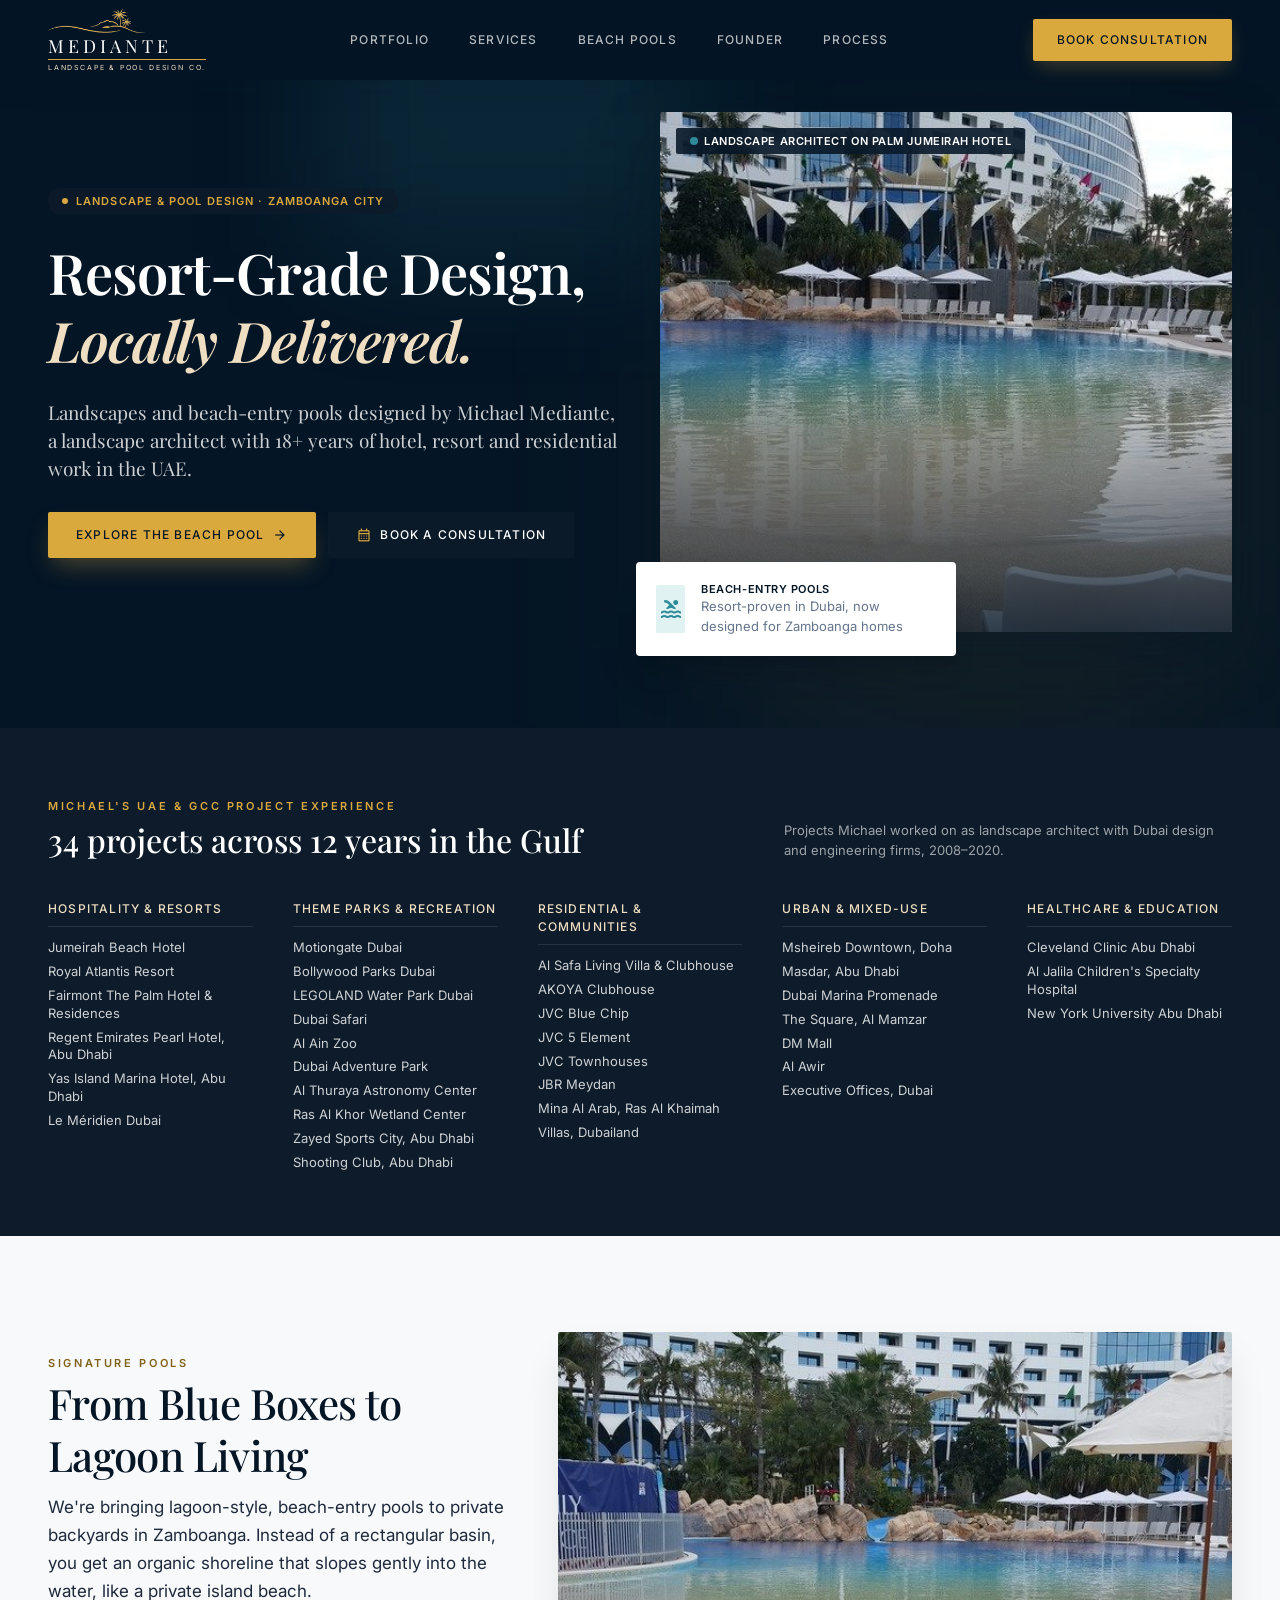
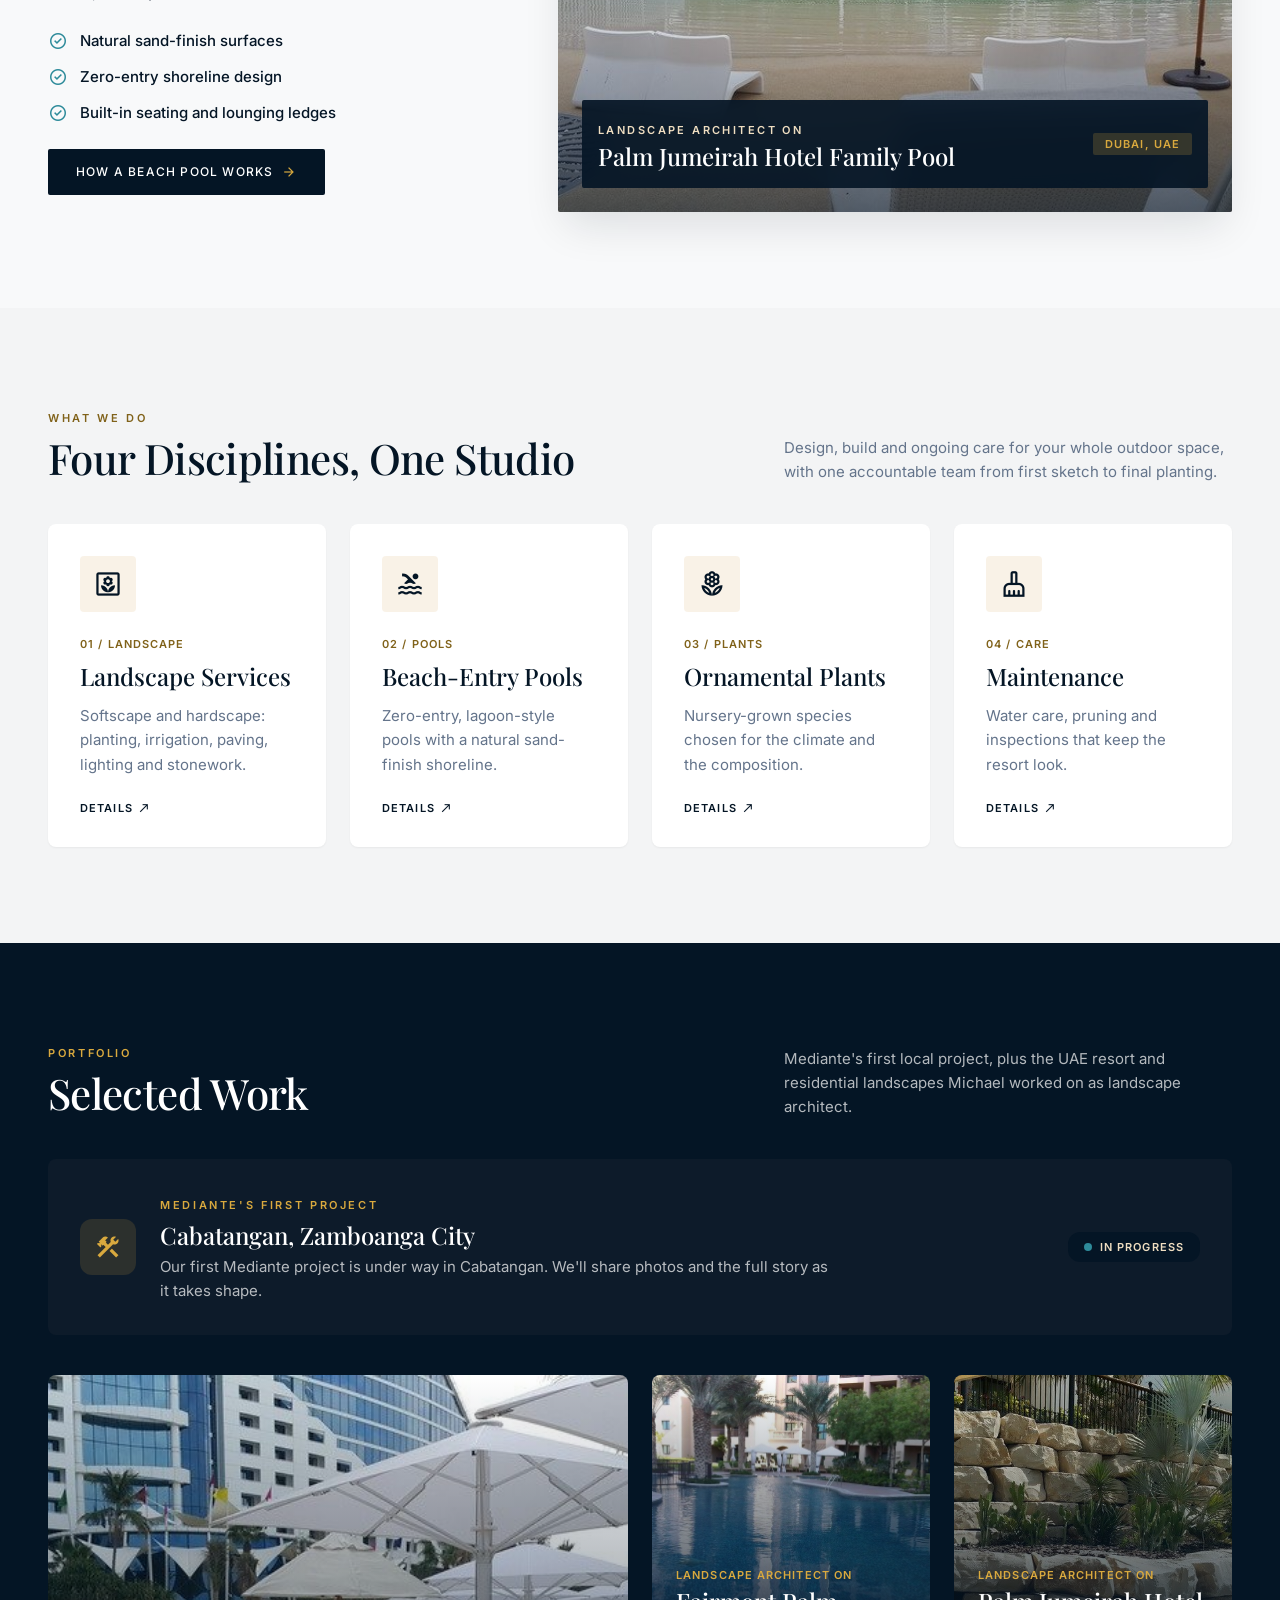
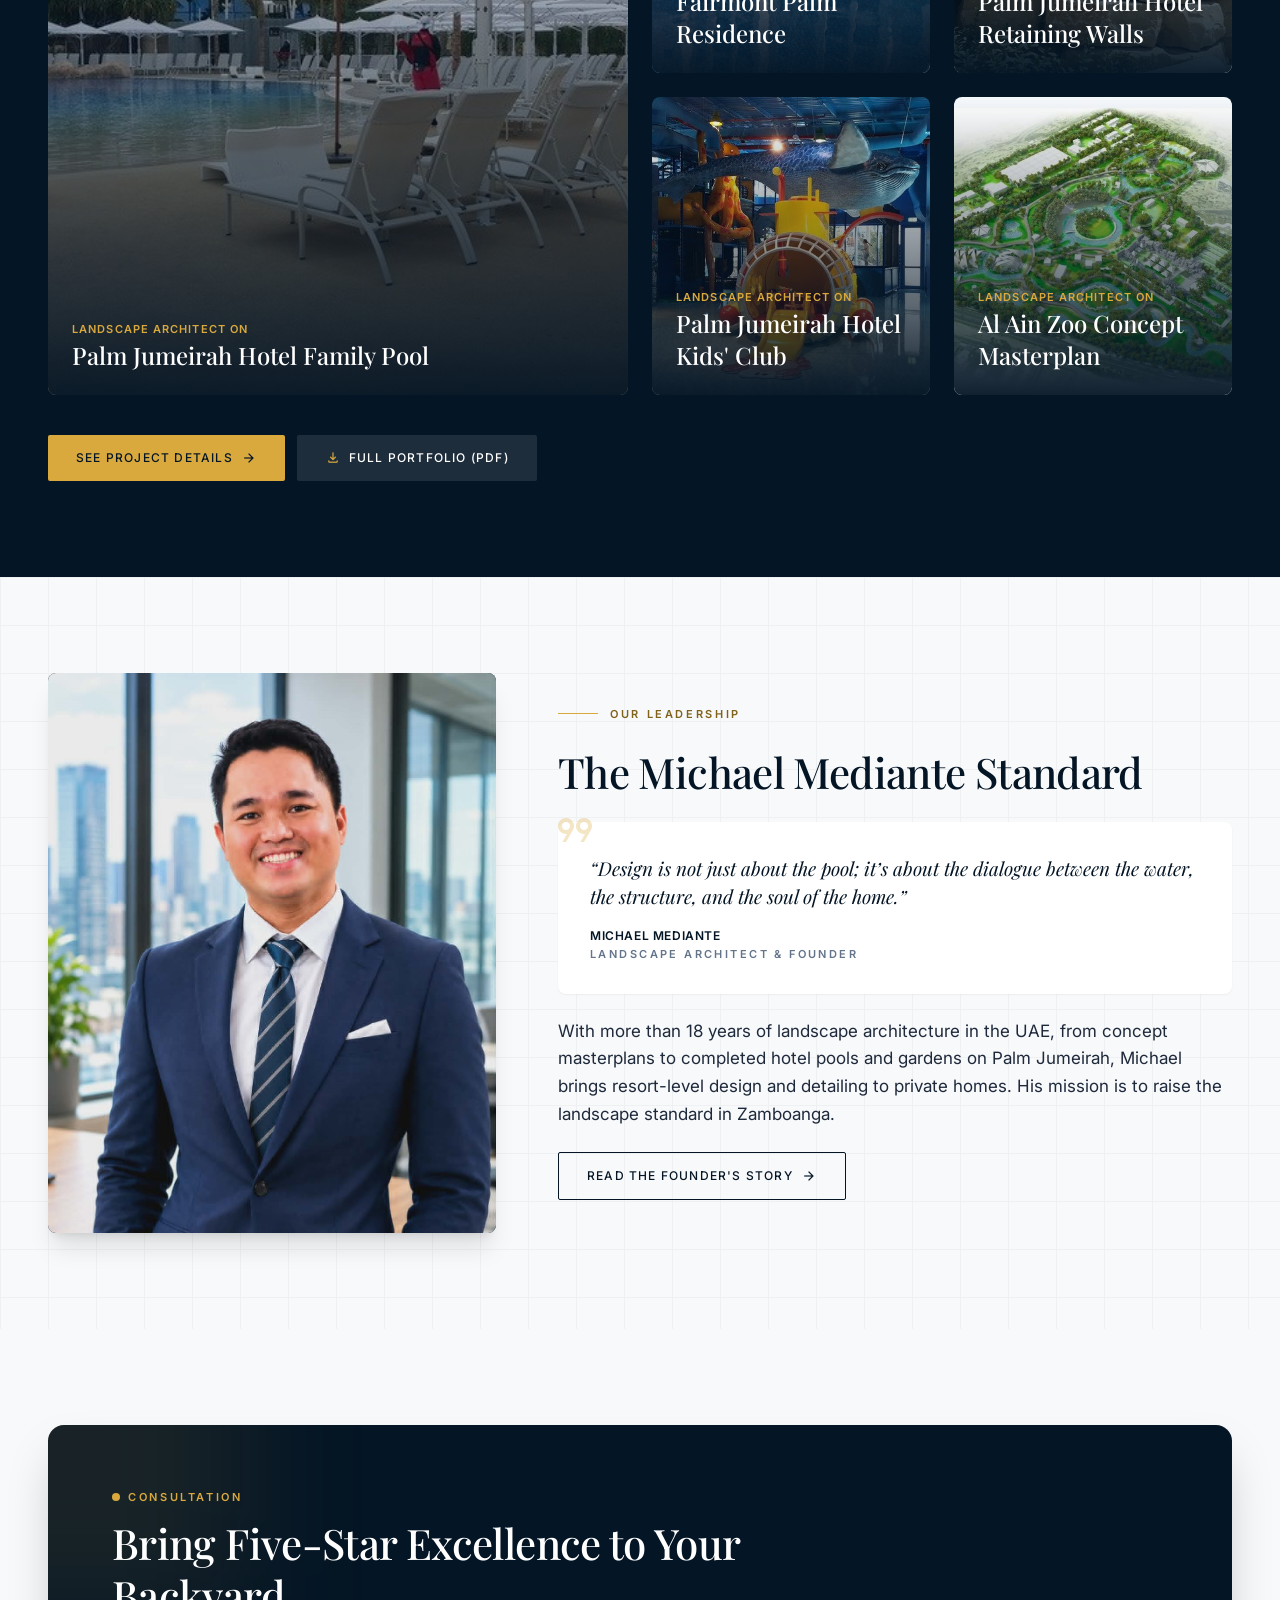
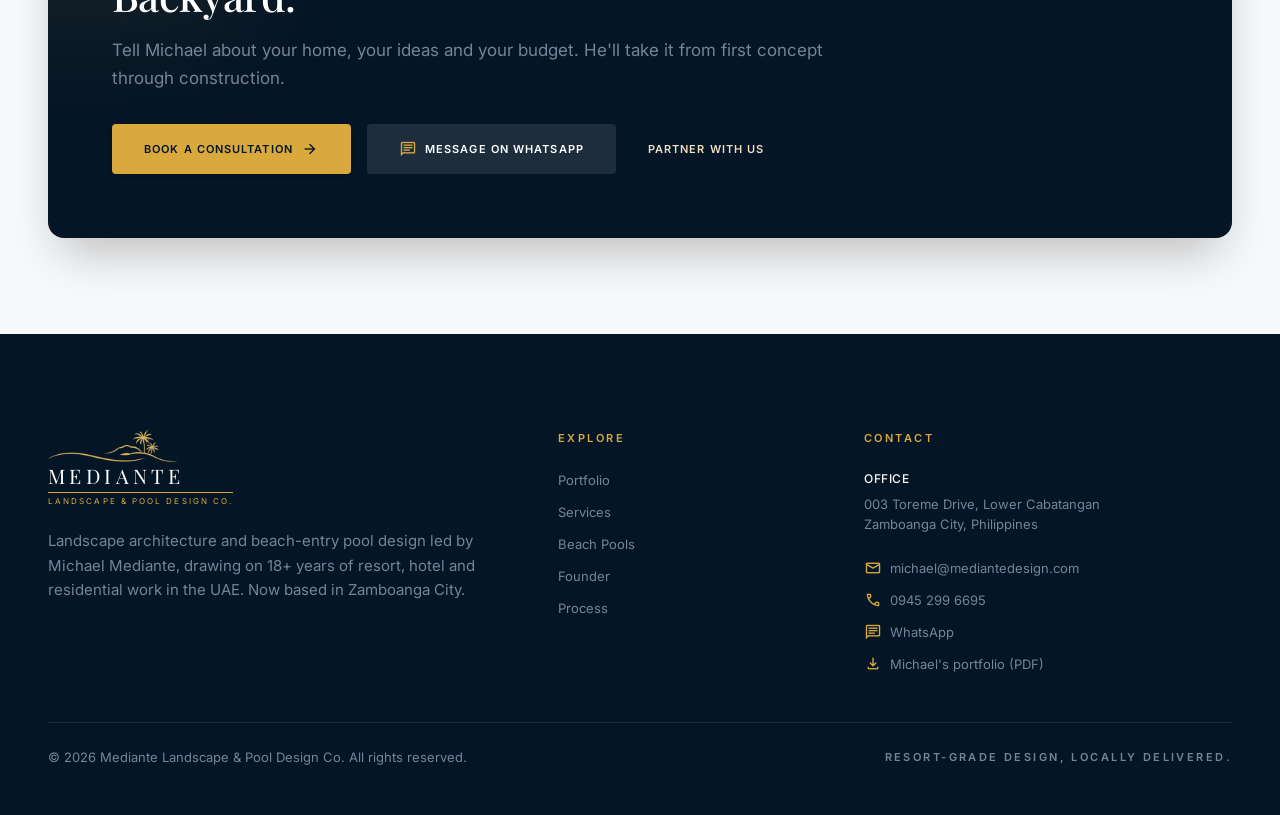
<file: index.html>
<!DOCTYPE html>

<html lang="en"><head>
<meta charset="utf-8"/>
<meta name="viewport" content="width=device-width, initial-scale=1.0"/>
<title>Landscape &amp; Pool Design in Zamboanga City | Mediante</title>
<meta name="description" content="Resort-grade landscapes and beach-entry pools in Zamboanga City, designed by landscape architect Michael Mediante, with 18+ years of UAE resort experience."/>
<meta name="theme-color" content="#041525"/>
<link rel="icon" href="/favicon.ico" sizes="48x48"/>
<link rel="icon" type="image/png" sizes="32x32" href="/assets/images/favicon-32.png"/>
<link rel="apple-touch-icon" href="/assets/images/apple-touch-icon.png"/>
<link rel="canonical" href="https://mediantedesign.com/"/>
<meta property="og:type" content="website"/>
<meta property="og:site_name" content="Mediante Landscape &amp; Pool Design Co."/>
<meta property="og:title" content="Landscape &amp; Pool Design in Zamboanga City | Mediante"/>
<meta property="og:description" content="Resort-grade landscapes and beach-entry pools in Zamboanga City, designed by landscape architect Michael Mediante, with 18+ years of UAE resort experience."/>
<meta property="og:url" content="https://mediantedesign.com/"/>
<meta property="og:image" content="https://mediantedesign.com/assets/images/og-image.jpg"/>
<meta property="og:image:width" content="1200"/>
<meta property="og:image:height" content="630"/>
<meta name="twitter:card" content="summary_large_image"/>
<script type="application/ld+json">{"@context": "https://schema.org", "@type": "HomeAndConstructionBusiness", "name": "Mediante Landscape & Pool Design Co.", "url": "https://mediantedesign.com/", "logo": "https://mediantedesign.com/assets/images/mediante-emblem.png", "image": "https://mediantedesign.com/assets/images/og-image.jpg", "description": "Landscape design-build and beach-entry pools in Zamboanga City, led by landscape architect Michael Mediante.", "telephone": "+639452996695", "email": "michael@mediantedesign.com", "address": {"@type": "PostalAddress", "streetAddress": "003 Toreme Drive, Lower Cabatangan", "addressLocality": "Zamboanga City", "addressCountry": "PH"}, "areaServed": {"@type": "City", "name": "Zamboanga City"}, "founder": {"@type": "Person", "name": "Michael Mediante", "jobTitle": "Landscape Architect"}}</script>
<link rel="preconnect" href="https://fonts.googleapis.com"/>
<link rel="preconnect" href="https://fonts.gstatic.com" crossorigin=""/>
<link href="https://fonts.googleapis.com/css2?family=Inter:wght@300;400;500;600;700&amp;family=Playfair+Display:ital,wght@0,400;0,500;0,600;0,700;1,400&amp;display=swap" rel="stylesheet"/>
<link href="https://fonts.googleapis.com/css2?family=Material+Symbols+Outlined:opsz,wght,FILL,GRAD@24,400,0,0&amp;icon_names=architecture,arrow_forward,calendar_month,call,chat,check_circle,chevron_right,cleaning_services,close,construction,deck,description,domain,download,eco,format_quote,home,landscape,local_fire_department,local_florist,location_on,mail,menu,north_east,palette,photo_library,pool,route,south,spa,terrain,verified,view_in_ar,water_lock,water_voc,waves,wb_sunny,wine_bar,yard&amp;display=block" rel="stylesheet"/>
<link href="assets/css/site.css" rel="stylesheet"/>
</head>
<body class="bg-surface font-body-md text-on-surface antialiased selection:bg-champagne-gold selection:text-ocean-navy-deep">
<header class="fixed top-0 inset-x-0 z-50 bg-ocean-navy-deep/95 backdrop-blur-xl shadow-[0_4px_30px_rgba(4,21,37,0.12)]">
<div class="h-20 max-w-[1320px] mx-auto px-6 lg:px-12 flex items-center justify-between">
<a class="flex flex-col" href="index.html" aria-label="Mediante Landscape &amp; Pool Design Co. home">
<img alt="" class="h-6 w-auto self-start" src="assets/images/mediante-emblem.png"/>
<span class="font-headline-md text-[18px] leading-none tracking-[0.22em] text-pure-white mt-1">MEDIANTE</span>
<span class="mt-1 border-t border-champagne-gold pt-1 font-label-sm text-[7px] leading-none tracking-[0.26em] text-sand-light">LANDSCAPE &amp; POOL DESIGN CO.</span>
</a>
<nav class="hidden lg:flex items-center gap-space-lg" aria-label="Main">
<a class="font-label-md text-label-md uppercase tracking-widest text-pure-white/70 hover:text-champagne-gold transition-colors" href="index.html#portfolio">Portfolio</a>
<a class="font-label-md text-label-md uppercase tracking-widest text-pure-white/70 hover:text-champagne-gold transition-colors" href="services.html">Services</a>
<a class="font-label-md text-label-md uppercase tracking-widest text-pure-white/70 hover:text-champagne-gold transition-colors" href="beach-pool.html">Beach Pools</a>
<a class="font-label-md text-label-md uppercase tracking-widest text-pure-white/70 hover:text-champagne-gold transition-colors" href="founder-story.html">Founder</a>
<a class="font-label-md text-label-md uppercase tracking-widest text-pure-white/70 hover:text-champagne-gold transition-colors" href="beach-pool.html#process">Process</a>
</nav>
<div class="flex items-center gap-3">
<a class="hidden sm:inline-flex items-center justify-center font-label-md text-label-md uppercase tracking-widest bg-champagne-gold text-ocean-navy-deep px-6 py-3 rounded hover:bg-sand-light transition-all shadow-[0_8px_20px_-4px_rgba(217,169,62,0.3)]" href="https://calendly.com/michael-mediantedesign/30min" target="_blank" rel="noopener">Book Consultation</a>
<a class="sm:hidden w-11 h-11 flex items-center justify-center rounded bg-champagne-gold text-ocean-navy-deep" href="https://wa.me/639452996695" target="_blank" rel="noopener" aria-label="Message Mediante on WhatsApp"><span class="material-symbols-outlined text-[22px]" aria-hidden="true">chat</span></a>
<details class="lg:hidden relative group">
<summary class="list-none cursor-pointer w-11 h-11 flex items-center justify-center rounded text-pure-white hover:bg-pure-white/10 [&amp;::-webkit-details-marker]:hidden" aria-label="Open menu">
<span class="flex group-open:hidden"><span class="material-symbols-outlined text-[26px]">menu</span></span>
<span class="hidden group-open:flex"><span class="material-symbols-outlined text-[26px]">close</span></span>
</summary>
<div class="absolute right-0 top-14 w-72 bg-ocean-navy-deep rounded shadow-2xl px-6 py-4">
<a class="block py-3 font-label-md text-label-md uppercase tracking-widest text-pure-white/70 hover:text-champagne-gold border-b border-pure-white/10" href="index.html#portfolio">Portfolio</a>
<a class="block py-3 font-label-md text-label-md uppercase tracking-widest text-pure-white/70 hover:text-champagne-gold border-b border-pure-white/10" href="services.html">Services</a>
<a class="block py-3 font-label-md text-label-md uppercase tracking-widest text-pure-white/70 hover:text-champagne-gold border-b border-pure-white/10" href="beach-pool.html">Beach Pools</a>
<a class="block py-3 font-label-md text-label-md uppercase tracking-widest text-pure-white/70 hover:text-champagne-gold border-b border-pure-white/10" href="founder-story.html">Founder</a>
<a class="block py-3 font-label-md text-label-md uppercase tracking-widest text-pure-white/70 hover:text-champagne-gold border-b border-pure-white/10" href="beach-pool.html#process">Process</a>
<a class="mt-4 flex items-center justify-center font-label-md text-label-md uppercase tracking-widest bg-champagne-gold text-ocean-navy-deep px-6 py-3 rounded" href="https://calendly.com/michael-mediantedesign/30min" target="_blank" rel="noopener">Book Consultation</a>
<a class="mt-2 flex items-center justify-center gap-2 font-label-md text-label-md uppercase tracking-widest bg-pure-white/10 text-pure-white px-6 py-3 rounded" href="https://wa.me/639452996695" target="_blank" rel="noopener"><span class="material-symbols-outlined text-[18px] text-champagne-gold" aria-hidden="true">chat</span>WhatsApp</a>
</div>
</details>
</div>
</div>
</header>
<main class="w-full pt-20 bg-surface">
<section class="relative w-full bg-ocean-navy-deep text-pure-white overflow-hidden -mt-20 pt-28 pb-space-xl lg:pb-margin-lg">
<div class="absolute -top-32 left-1/4 w-96 h-96 rounded-full bg-lagoon-aqua/15 blur-3xl pointer-events-none"></div>
<div class="absolute bottom-0 right-10 w-[500px] h-[500px] rounded-full bg-champagne-gold/10 blur-[120px] pointer-events-none"></div>
<div class="max-w-[1320px] mx-auto px-6 lg:px-12 relative z-10">
<div class="grid grid-cols-1 lg:grid-cols-12 gap-gutter-lg items-center">
<div class="lg:col-span-6 space-y-space-md">
<span class="inline-flex items-center gap-2 font-label-sm text-label-sm uppercase tracking-widest text-champagne-gold bg-ocean-navy-subtle/80 px-3.5 py-1.5 rounded-full">
<span class="w-1.5 h-1.5 rounded-full bg-champagne-gold animate-pulse"></span>Landscape &amp; Pool Design · Zamboanga City</span>
<h1 class="font-display-hero text-display-hero-mobile md:text-display-hero tracking-tight text-pure-white">Resort-Grade Design, <br class="hidden sm:inline"/><span class="text-sand-light italic">Locally Delivered.</span></h1>
<p class="font-subhead-serif text-subhead-serif text-pure-white/80 max-w-xl">Landscapes and beach-entry pools designed by Michael Mediante, a landscape architect with 18+ years of hotel, resort and residential work in the UAE.</p>
<div class="flex flex-col sm:flex-row gap-space-sm pt-space-xs">
<a class="inline-flex items-center justify-center gap-2 font-label-md text-label-md uppercase tracking-widest bg-champagne-gold text-ocean-navy-deep px-7 py-3.5 rounded hover:bg-sand-light transition-all shadow-[0_12px_24px_-6px_rgba(217,169,62,0.35)]" href="beach-pool.html"><span>Explore the Beach Pool</span><span class="material-symbols-outlined text-[16px]" aria-hidden="true">arrow_forward</span></a>
<a class="inline-flex items-center justify-center gap-2 font-label-md text-label-md uppercase tracking-widest bg-ocean-navy-subtle/90 hover:bg-slate-charcoal text-pure-white px-7 py-3.5 rounded transition-all" href="https://calendly.com/michael-mediantedesign/30min" target="_blank" rel="noopener"><span class="material-symbols-outlined text-[16px] text-champagne-gold" aria-hidden="true">calendar_month</span><span>Book a Consultation</span></a>
</div>
</div>
<div class="lg:col-span-6 relative">
<div class="relative w-full rounded overflow-hidden shadow-[0_24px_60px_-12px_rgba(4,21,37,0.5)] h-[360px] sm:h-[440px] lg:h-[520px]">
<img alt="Completed beach-entry family pool at the Palm Jumeirah Hotel, Dubai, with a sand-finish shoreline, loungers and umbrellas" class="w-full h-full object-cover" src="assets/images/portfolio/palm-jumeirah-beach-pool.jpg" fetchpriority="high"/>
<div class="absolute inset-0 bg-gradient-to-t from-ocean-navy-deep/80 via-transparent to-transparent"></div>
<span class="absolute top-4 left-4 bg-ocean-navy-deep/85 backdrop-blur-md px-3.5 py-1.5 rounded font-label-sm text-label-sm uppercase tracking-wider text-pure-white flex items-center gap-1.5"><span class="w-2 h-2 rounded-full bg-lagoon-aqua"></span>Landscape architect on Palm Jumeirah Hotel</span>
</div>
<div class="hidden sm:flex absolute -bottom-6 -left-6 z-20 bg-pure-white p-5 rounded-lg shadow-xl items-center gap-4 max-w-xs">
<div class="w-12 h-12 rounded bg-lagoon-seafoam flex items-center justify-center text-lagoon-aqua"><span class="material-symbols-outlined text-[24px]" aria-hidden="true">pool</span></div>
<div class="flex flex-col">
<span class="font-label-sm text-label-sm text-ocean-navy-deep uppercase tracking-wider">Beach-Entry Pools</span>
<span class="font-body-sm text-body-sm text-slate-muted">Resort-proven in Dubai, now designed for Zamboanga homes</span>
</div>
</div>
</div>
</div>
</div>
</section>
<section class="w-full bg-ocean-navy-subtle text-pure-white py-space-xl" id="experience">
<div class="max-w-[1320px] mx-auto px-6 lg:px-12">
<div class="flex flex-col md:flex-row md:items-end justify-between gap-space-sm mb-space-lg">
<div>
<span class="font-eyebrow-caps text-eyebrow-caps uppercase tracking-[0.24em] text-champagne-gold">Michael's UAE &amp; GCC project experience</span>
<h2 class="font-headline-lg text-headline-lg text-pure-white mt-1">34 projects across 12 years in the Gulf</h2>
</div>
<p class="font-body-sm text-body-sm text-pure-white/60 max-w-md">Projects Michael worked on as landscape architect with Dubai design and engineering firms, 2008&ndash;2020.</p>
</div>
<div class="grid grid-cols-1 sm:grid-cols-2 lg:grid-cols-5 gap-gutter-lg">
<div>
<h3 class="font-label-md text-label-md uppercase tracking-widest text-sand-light mb-space-sm pb-2 border-b border-pure-white/10">Hospitality &amp; Resorts</h3>
<ul class="space-y-1.5">
<li class="font-body-sm text-body-sm text-pure-white/80 leading-snug">Jumeirah Beach Hotel</li><li class="font-body-sm text-body-sm text-pure-white/80 leading-snug">Royal Atlantis Resort</li><li class="font-body-sm text-body-sm text-pure-white/80 leading-snug">Fairmont The Palm Hotel &amp; Residences</li><li class="font-body-sm text-body-sm text-pure-white/80 leading-snug">Regent Emirates Pearl Hotel, Abu Dhabi</li><li class="font-body-sm text-body-sm text-pure-white/80 leading-snug">Yas Island Marina Hotel, Abu Dhabi</li><li class="font-body-sm text-body-sm text-pure-white/80 leading-snug">Le M&eacute;ridien Dubai</li>
</ul>
</div>
<div>
<h3 class="font-label-md text-label-md uppercase tracking-widest text-sand-light mb-space-sm pb-2 border-b border-pure-white/10">Theme Parks &amp; Recreation</h3>
<ul class="space-y-1.5">
<li class="font-body-sm text-body-sm text-pure-white/80 leading-snug">Motiongate Dubai</li><li class="font-body-sm text-body-sm text-pure-white/80 leading-snug">Bollywood Parks Dubai</li><li class="font-body-sm text-body-sm text-pure-white/80 leading-snug">LEGOLAND Water Park Dubai</li><li class="font-body-sm text-body-sm text-pure-white/80 leading-snug">Dubai Safari</li><li class="font-body-sm text-body-sm text-pure-white/80 leading-snug">Al Ain Zoo</li><li class="font-body-sm text-body-sm text-pure-white/80 leading-snug">Dubai Adventure Park</li><li class="font-body-sm text-body-sm text-pure-white/80 leading-snug">Al Thuraya Astronomy Center</li><li class="font-body-sm text-body-sm text-pure-white/80 leading-snug">Ras Al Khor Wetland Center</li><li class="font-body-sm text-body-sm text-pure-white/80 leading-snug">Zayed Sports City, Abu Dhabi</li><li class="font-body-sm text-body-sm text-pure-white/80 leading-snug">Shooting Club, Abu Dhabi</li>
</ul>
</div>
<div>
<h3 class="font-label-md text-label-md uppercase tracking-widest text-sand-light mb-space-sm pb-2 border-b border-pure-white/10">Residential &amp; Communities</h3>
<ul class="space-y-1.5">
<li class="font-body-sm text-body-sm text-pure-white/80 leading-snug">Al Safa Living Villa &amp; Clubhouse</li><li class="font-body-sm text-body-sm text-pure-white/80 leading-snug">AKOYA Clubhouse</li><li class="font-body-sm text-body-sm text-pure-white/80 leading-snug">JVC Blue Chip</li><li class="font-body-sm text-body-sm text-pure-white/80 leading-snug">JVC 5 Element</li><li class="font-body-sm text-body-sm text-pure-white/80 leading-snug">JVC Townhouses</li><li class="font-body-sm text-body-sm text-pure-white/80 leading-snug">JBR Meydan</li><li class="font-body-sm text-body-sm text-pure-white/80 leading-snug">Mina Al Arab, Ras Al Khaimah</li><li class="font-body-sm text-body-sm text-pure-white/80 leading-snug">Villas, Dubailand</li>
</ul>
</div>
<div>
<h3 class="font-label-md text-label-md uppercase tracking-widest text-sand-light mb-space-sm pb-2 border-b border-pure-white/10">Urban &amp; Mixed-Use</h3>
<ul class="space-y-1.5">
<li class="font-body-sm text-body-sm text-pure-white/80 leading-snug">Msheireb Downtown, Doha</li><li class="font-body-sm text-body-sm text-pure-white/80 leading-snug">Masdar, Abu Dhabi</li><li class="font-body-sm text-body-sm text-pure-white/80 leading-snug">Dubai Marina Promenade</li><li class="font-body-sm text-body-sm text-pure-white/80 leading-snug">The Square, Al Mamzar</li><li class="font-body-sm text-body-sm text-pure-white/80 leading-snug">DM Mall</li><li class="font-body-sm text-body-sm text-pure-white/80 leading-snug">Al Awir</li><li class="font-body-sm text-body-sm text-pure-white/80 leading-snug">Executive Offices, Dubai</li>
</ul>
</div>
<div>
<h3 class="font-label-md text-label-md uppercase tracking-widest text-sand-light mb-space-sm pb-2 border-b border-pure-white/10">Healthcare &amp; Education</h3>
<ul class="space-y-1.5">
<li class="font-body-sm text-body-sm text-pure-white/80 leading-snug">Cleveland Clinic Abu Dhabi</li><li class="font-body-sm text-body-sm text-pure-white/80 leading-snug">Al Jalila Children's Specialty Hospital</li><li class="font-body-sm text-body-sm text-pure-white/80 leading-snug">New York University Abu Dhabi</li>
</ul>
</div>
</div>
</div>
</section>
<section class="w-full bg-ivory-base py-space-xl lg:py-margin-lg">
<div class="max-w-[1320px] mx-auto px-6 lg:px-12">
<div class="grid grid-cols-1 lg:grid-cols-12 gap-gutter-lg items-center">
<div class="lg:col-span-5 space-y-space-md">
<div>
<span class="font-eyebrow-caps text-eyebrow-caps uppercase text-champagne-gold tracking-[0.24em]">Signature Pools</span>
<h2 class="font-headline-xl text-headline-xl-mobile md:text-headline-xl text-ocean-navy-deep mt-1 mb-space-sm">From Blue Boxes to Lagoon Living</h2>
<p class="font-body-lg text-body-lg text-slate-charcoal">We're bringing lagoon-style, beach-entry pools to private backyards in Zamboanga. Instead of a rectangular basin, you get an organic shoreline that slopes gently into the water, like a private island beach.</p>
</div>
<ul class="space-y-space-sm">
<li class="flex items-start gap-3"><span class="material-symbols-outlined text-lagoon-aqua text-[20px] mt-0.5" aria-hidden="true">check_circle</span><span class="font-body-md text-body-md text-ocean-navy-deep font-medium">Natural sand-finish surfaces</span></li><li class="flex items-start gap-3"><span class="material-symbols-outlined text-lagoon-aqua text-[20px] mt-0.5" aria-hidden="true">check_circle</span><span class="font-body-md text-body-md text-ocean-navy-deep font-medium">Zero-entry shoreline design</span></li><li class="flex items-start gap-3"><span class="material-symbols-outlined text-lagoon-aqua text-[20px] mt-0.5" aria-hidden="true">check_circle</span><span class="font-body-md text-body-md text-ocean-navy-deep font-medium">Built-in seating and lounging ledges</span></li>
</ul>
<a class="inline-flex items-center gap-2 font-label-md text-label-md uppercase tracking-widest bg-ocean-navy-deep text-pure-white px-7 py-3.5 rounded hover:bg-slate-charcoal transition-all" href="beach-pool.html"><span>How a Beach Pool Works</span><span class="material-symbols-outlined text-[16px] text-champagne-gold" aria-hidden="true">arrow_forward</span></a>
</div>
<div class="lg:col-span-7 relative">
<div class="relative w-full h-[380px] sm:h-[480px] rounded overflow-hidden shadow-[0_20px_40px_-8px_rgba(4,21,37,0.12)]">
<img alt="Beach-entry shoreline of the Palm Jumeirah Hotel family pool, Dubai, sloping into shallow turquoise water" class="w-full h-full object-cover object-[50%_70%]" src="assets/images/portfolio/palm-jumeirah-family-pool-shoreline.jpg" loading="lazy"/>
<div class="absolute inset-0 bg-gradient-to-t from-ocean-navy-deep/60 via-transparent to-transparent"></div>
<div class="absolute bottom-6 left-6 right-6 bg-ocean-navy-deep/90 backdrop-blur-md p-4 rounded text-pure-white flex items-center justify-between gap-4">
<div>
<span class="font-eyebrow-caps text-eyebrow-caps uppercase text-sand-light">Landscape architect on</span>
<p class="font-headline-md text-headline-md text-pure-white">Palm Jumeirah Hotel Family Pool</p>
</div>
<span class="font-label-sm text-label-sm uppercase tracking-widest bg-champagne-gold/20 text-champagne-gold px-3 py-1 rounded whitespace-nowrap">Dubai, UAE</span>
</div>
</div>
</div>
</div>
</div>
</section>
<section class="w-full bg-surface-container-low py-space-xl lg:py-margin-lg" id="services">
<div class="max-w-[1320px] mx-auto px-6 lg:px-12">
<div class="flex flex-col md:flex-row md:items-end justify-between mb-space-lg gap-space-sm">
<div>
<span class="font-eyebrow-caps text-eyebrow-caps uppercase text-champagne-gold tracking-[0.24em]">What We Do</span>
<h2 class="font-headline-xl text-headline-xl-mobile md:text-headline-xl text-ocean-navy-deep mt-1">Four Disciplines, One Studio</h2>
</div>
<p class="font-body-md text-body-md text-slate-muted max-w-md">Design, build and ongoing care for your whole outdoor space, with one accountable team from first sketch to final planting.</p>
</div>
<div class="grid grid-cols-1 md:grid-cols-2 lg:grid-cols-4 gap-gutter">
<a class="group bg-surface-container-lowest p-8 rounded-xl shadow-sm hover:shadow-md transition-all flex flex-col justify-between" href="services.html#landscape-services">
<div>
<div class="w-14 h-14 rounded-lg bg-sand-light/40 flex items-center justify-center mb-6"><span class="material-symbols-outlined text-ocean-navy-deep text-[28px]" aria-hidden="true">yard</span></div>
<span class="font-eyebrow-caps text-eyebrow-caps text-champagne-gold tracking-widest uppercase block mb-2">01 / LANDSCAPE</span>
<h3 class="font-headline-md text-headline-md text-ocean-navy-deep mb-3">Landscape Services</h3>
<p class="font-body-md text-body-md text-slate-muted leading-relaxed">Softscape and hardscape: planting, irrigation, paving, lighting and stonework.</p>
</div>
<span class="mt-6 inline-flex items-center gap-1 font-label-sm text-label-sm uppercase tracking-widest text-ocean-navy-deep group-hover:text-champagne-gold transition-colors">Details <span class="material-symbols-outlined text-[14px]" aria-hidden="true">north_east</span></span>
</a>
<a class="group bg-surface-container-lowest p-8 rounded-xl shadow-sm hover:shadow-md transition-all flex flex-col justify-between" href="services.html#beach-entry-pool">
<div>
<div class="w-14 h-14 rounded-lg bg-sand-light/40 flex items-center justify-center mb-6"><span class="material-symbols-outlined text-ocean-navy-deep text-[28px]" aria-hidden="true">pool</span></div>
<span class="font-eyebrow-caps text-eyebrow-caps text-champagne-gold tracking-widest uppercase block mb-2">02 / POOLS</span>
<h3 class="font-headline-md text-headline-md text-ocean-navy-deep mb-3">Beach-Entry Pools</h3>
<p class="font-body-md text-body-md text-slate-muted leading-relaxed">Zero-entry, lagoon-style pools with a natural sand-finish shoreline.</p>
</div>
<span class="mt-6 inline-flex items-center gap-1 font-label-sm text-label-sm uppercase tracking-widest text-ocean-navy-deep group-hover:text-champagne-gold transition-colors">Details <span class="material-symbols-outlined text-[14px]" aria-hidden="true">north_east</span></span>
</a>
<a class="group bg-surface-container-lowest p-8 rounded-xl shadow-sm hover:shadow-md transition-all flex flex-col justify-between" href="services.html#ornamental-plants">
<div>
<div class="w-14 h-14 rounded-lg bg-sand-light/40 flex items-center justify-center mb-6"><span class="material-symbols-outlined text-ocean-navy-deep text-[28px]" aria-hidden="true">local_florist</span></div>
<span class="font-eyebrow-caps text-eyebrow-caps text-champagne-gold tracking-widest uppercase block mb-2">03 / PLANTS</span>
<h3 class="font-headline-md text-headline-md text-ocean-navy-deep mb-3">Ornamental Plants</h3>
<p class="font-body-md text-body-md text-slate-muted leading-relaxed">Nursery-grown species chosen for the climate and the composition.</p>
</div>
<span class="mt-6 inline-flex items-center gap-1 font-label-sm text-label-sm uppercase tracking-widest text-ocean-navy-deep group-hover:text-champagne-gold transition-colors">Details <span class="material-symbols-outlined text-[14px]" aria-hidden="true">north_east</span></span>
</a>
<a class="group bg-surface-container-lowest p-8 rounded-xl shadow-sm hover:shadow-md transition-all flex flex-col justify-between" href="services.html#maintenance">
<div>
<div class="w-14 h-14 rounded-lg bg-sand-light/40 flex items-center justify-center mb-6"><span class="material-symbols-outlined text-ocean-navy-deep text-[28px]" aria-hidden="true">cleaning_services</span></div>
<span class="font-eyebrow-caps text-eyebrow-caps text-champagne-gold tracking-widest uppercase block mb-2">04 / CARE</span>
<h3 class="font-headline-md text-headline-md text-ocean-navy-deep mb-3">Maintenance</h3>
<p class="font-body-md text-body-md text-slate-muted leading-relaxed">Water care, pruning and inspections that keep the resort look.</p>
</div>
<span class="mt-6 inline-flex items-center gap-1 font-label-sm text-label-sm uppercase tracking-widest text-ocean-navy-deep group-hover:text-champagne-gold transition-colors">Details <span class="material-symbols-outlined text-[14px]" aria-hidden="true">north_east</span></span>
</a>
</div>
</div>
</section>
<section class="w-full bg-ocean-navy-deep text-pure-white py-space-xl lg:py-margin-lg" id="portfolio">
<div class="max-w-[1320px] mx-auto px-6 lg:px-12">
<div class="flex flex-col md:flex-row md:items-end justify-between mb-space-lg gap-space-sm">
<div>
<span class="font-eyebrow-caps text-eyebrow-caps uppercase text-champagne-gold tracking-[0.24em]">Portfolio</span>
<h2 class="font-headline-xl text-headline-xl-mobile md:text-headline-xl text-pure-white mt-1">Selected Work</h2>
</div>
<p class="font-body-md text-body-md text-pure-white/70 max-w-md">Mediante's first local project, plus the UAE resort and residential landscapes Michael worked on as landscape architect.</p>
</div>
<div class="mb-gutter-lg bg-ocean-navy-subtle text-pure-white rounded-xl p-6 sm:p-8 flex flex-col sm:flex-row sm:items-center gap-space-md">
<div class="w-14 h-14 shrink-0 rounded-full bg-champagne-gold/15 flex items-center justify-center"><span class="material-symbols-outlined text-champagne-gold text-[28px]" aria-hidden="true">construction</span></div>
<div class="flex-1">
<span class="font-eyebrow-caps text-eyebrow-caps uppercase tracking-[0.24em] text-champagne-gold">Mediante's first project</span>
<h3 class="font-headline-md text-headline-md text-pure-white mt-1">Cabatangan, Zamboanga City</h3>
<p class="font-body-md text-body-md text-pure-white/70 mt-1 max-w-2xl">Our first Mediante project is under way in Cabatangan. We'll share photos and the full story as it takes shape.</p>
</div>
<span class="self-start sm:self-center inline-flex items-center gap-2 font-label-sm text-label-sm uppercase tracking-widest text-sand-light bg-ocean-navy-deep px-4 py-2 rounded-full"><span class="w-2 h-2 rounded-full bg-lagoon-aqua animate-pulse"></span>In progress</span>
</div>
<div class="grid grid-cols-1 md:grid-cols-4 md:grid-rows-2 gap-gutter md:h-[620px]">
<a class="md:col-span-2 md:row-span-2 min-h-[320px] relative group overflow-hidden rounded-xl min-h-[220px]" href="founder-story.html#projects">
<img alt="Beach-entry family pool at the Palm Jumeirah Hotel, Dubai" class="absolute inset-0 w-full h-full object-cover transition-transform duration-700 group-hover:scale-105" src="assets/images/portfolio/palm-jumeirah-beach-entry-detail.jpg" loading="lazy"/>
<div class="absolute inset-0 bg-gradient-to-t from-ocean-navy-deep/95 via-ocean-navy-deep/45 to-transparent"></div>
<div class="absolute bottom-0 left-0 right-0 p-6">
<span class="font-eyebrow-caps text-eyebrow-caps uppercase tracking-widest text-champagne-gold">Landscape architect on</span>
<h3 class="font-headline-md text-headline-md text-pure-white">Palm Jumeirah Hotel Family Pool</h3>
</div>
</a>
<a class=" relative group overflow-hidden rounded-xl min-h-[220px]" href="founder-story.html#projects">
<img alt="Lagoon-style pool through planted gardens at the Fairmont Palm Residence, Dubai" class="absolute inset-0 w-full h-full object-cover transition-transform duration-700 group-hover:scale-105" src="assets/images/portfolio/fairmont-palm-residence.jpg" loading="lazy"/>
<div class="absolute inset-0 bg-gradient-to-t from-ocean-navy-deep/95 via-ocean-navy-deep/45 to-transparent"></div>
<div class="absolute bottom-0 left-0 right-0 p-6">
<span class="font-eyebrow-caps text-eyebrow-caps uppercase tracking-widest text-champagne-gold">Landscape architect on</span>
<h3 class="font-headline-md text-headline-md text-pure-white">Fairmont Palm Residence</h3>
</div>
</a>
<a class=" relative group overflow-hidden rounded-xl min-h-[220px]" href="founder-story.html#projects">
<img alt="Planted stone retaining walls beside the pool deck at the Palm Jumeirah Hotel" class="absolute inset-0 w-full h-full object-cover transition-transform duration-700 group-hover:scale-105" src="assets/images/portfolio/palm-jumeirah-rock-retaining-wall.jpg" loading="lazy"/>
<div class="absolute inset-0 bg-gradient-to-t from-ocean-navy-deep/95 via-ocean-navy-deep/45 to-transparent"></div>
<div class="absolute bottom-0 left-0 right-0 p-6">
<span class="font-eyebrow-caps text-eyebrow-caps uppercase tracking-widest text-champagne-gold">Landscape architect on</span>
<h3 class="font-headline-md text-headline-md text-pure-white">Palm Jumeirah Hotel Retaining Walls</h3>
</div>
</a>
<a class=" relative group overflow-hidden rounded-xl min-h-[220px]" href="founder-story.html#projects">
<img alt="Themed kids' club play area at the Palm Jumeirah Hotel" class="absolute inset-0 w-full h-full object-cover transition-transform duration-700 group-hover:scale-105" src="assets/images/portfolio/palm-jumeirah-kids-club.jpg" loading="lazy"/>
<div class="absolute inset-0 bg-gradient-to-t from-ocean-navy-deep/95 via-ocean-navy-deep/45 to-transparent"></div>
<div class="absolute bottom-0 left-0 right-0 p-6">
<span class="font-eyebrow-caps text-eyebrow-caps uppercase tracking-widest text-champagne-gold">Landscape architect on</span>
<h3 class="font-headline-md text-headline-md text-pure-white">Palm Jumeirah Hotel Kids' Club</h3>
</div>
</a>
<a class=" relative group overflow-hidden rounded-xl min-h-[220px]" href="founder-story.html#projects">
<img alt="Aerial concept rendering of the proposed Al Ain Zoo development" class="absolute inset-0 w-full h-full object-cover transition-transform duration-700 group-hover:scale-105" src="assets/images/portfolio/al-ain-zoo-masterplan.jpg" loading="lazy"/>
<div class="absolute inset-0 bg-gradient-to-t from-ocean-navy-deep/95 via-ocean-navy-deep/45 to-transparent"></div>
<div class="absolute bottom-0 left-0 right-0 p-6">
<span class="font-eyebrow-caps text-eyebrow-caps uppercase tracking-widest text-champagne-gold">Landscape architect on</span>
<h3 class="font-headline-md text-headline-md text-pure-white">Al Ain Zoo Concept Masterplan</h3>
</div>
</a>
</div>
<div class="mt-space-lg flex flex-col sm:flex-row gap-space-sm">
<a class="inline-flex items-center justify-center gap-2 font-label-md text-label-md uppercase tracking-widest bg-champagne-gold text-ocean-navy-deep px-7 py-3.5 rounded hover:bg-sand-light transition-all" href="founder-story.html#projects"><span>See Project Details</span><span class="material-symbols-outlined text-[16px]" aria-hidden="true">arrow_forward</span></a>
<a class="inline-flex items-center justify-center gap-2 font-label-md text-label-md uppercase tracking-widest bg-pure-white/10 hover:bg-pure-white/20 text-pure-white px-7 py-3.5 rounded transition-all" href="assets/docs/Michael-Mediante-Portfolio.pdf" target="_blank" rel="noopener"><span class="material-symbols-outlined text-[16px] text-champagne-gold" aria-hidden="true">download</span><span>Full Portfolio (PDF)</span></a>
</div>
</div>
</section>
<section class="relative w-full overflow-hidden bg-ivory-base py-space-xl lg:py-margin-lg">
<div class="absolute inset-0 opacity-[0.03] pointer-events-none" style="background-size: 48px 48px; background-image: linear-gradient(to right, #041525 1px, transparent 1px), linear-gradient(to bottom, #041525 1px, transparent 1px);"></div>
<div class="relative max-w-[1320px] mx-auto px-6 lg:px-12">
<div class="grid grid-cols-1 lg:grid-cols-12 gap-gutter-lg items-center">
<div class="lg:col-span-5 relative">
<div class="relative z-10 w-full overflow-hidden rounded-xl shadow-xl bg-ocean-navy-subtle max-w-md mx-auto lg:mx-0">
<img alt="Portrait of Michael Mediante, landscape architect and founder of Mediante Landscape &amp; Pool Design Co." class="w-full h-auto object-cover object-top aspect-[4/5]" src="assets/images/michael-mediante.jpg" loading="lazy"/>
</div>
</div>
<div class="lg:col-span-7 flex flex-col">
<div class="flex items-center gap-space-sm mb-space-md">
<span class="w-10 h-[1px] bg-champagne-gold"></span>
<span class="font-eyebrow-caps text-eyebrow-caps text-champagne-gold tracking-[0.24em] uppercase">Our Leadership</span>
</div>
<h2 class="font-headline-xl text-headline-xl-mobile md:text-headline-xl text-ocean-navy-deep mb-space-md">The Michael Mediante Standard</h2>
<div class="relative p-8 bg-surface-container-lowest shadow-sm rounded-xl mb-space-md">
<span class="material-symbols-outlined text-champagne-gold/30 text-5xl absolute -top-4 -left-2 select-none" aria-hidden="true">format_quote</span>
<blockquote class="relative z-10 font-subhead-serif text-subhead-serif italic text-ocean-navy-deep mb-space-sm">“Design is not just about the pool; it’s about the dialogue between the water, the structure, and the soul of the home.”</blockquote>
<span class="font-label-md text-label-md text-ocean-navy-deep uppercase tracking-wider font-semibold">Michael Mediante</span>
<span class="block font-eyebrow-caps text-eyebrow-caps text-slate-muted">LANDSCAPE ARCHITECT &amp; FOUNDER</span>
</div>
<p class="font-body-lg text-body-lg text-slate-charcoal leading-relaxed mb-space-md max-w-2xl">With more than 18 years of landscape architecture in the UAE, from concept masterplans to completed hotel pools and gardens on Palm Jumeirah, Michael brings resort-level design and detailing to private homes. His mission is to raise the landscape standard in Zamboanga.</p>
<a class="self-start inline-flex items-center gap-2 font-label-md text-label-md uppercase tracking-widest border border-ocean-navy-deep text-ocean-navy-deep px-7 py-3.5 rounded hover:bg-ocean-navy-deep hover:text-pure-white transition-all" href="founder-story.html"><span>Read the Founder's Story</span><span class="material-symbols-outlined text-[16px]" aria-hidden="true">arrow_forward</span></a>
</div>
</div>
</div>
</section>
<section class="w-full bg-surface-bright py-space-xl lg:py-margin-lg">
<div class="max-w-[1320px] mx-auto px-6 lg:px-12">
<div class="relative w-full bg-ocean-navy-deep text-pure-white rounded-2xl p-8 lg:p-16 shadow-2xl overflow-hidden">
<div class="absolute -top-32 -left-32 w-80 h-80 rounded-full bg-champagne-gold/10 blur-3xl pointer-events-none"></div>
<div class="relative z-10 max-w-3xl">
<div class="flex items-center gap-2 mb-3"><span class="w-2 h-2 rounded-full bg-champagne-gold"></span><span class="font-eyebrow-caps text-eyebrow-caps text-champagne-gold tracking-[0.24em] uppercase">Consultation</span></div>
<h2 class="font-headline-xl text-headline-xl-mobile md:text-headline-xl text-pure-white mb-4">Bring Five-Star Excellence to Your Backyard.</h2>
<p class="font-body-lg text-body-lg text-on-primary-container leading-relaxed mb-8">Tell Michael about your home, your ideas and your budget. He'll take it from first concept through construction.</p>
<div class="flex flex-col sm:flex-row items-stretch sm:items-center gap-4">
<a class="inline-flex items-center justify-center gap-2 px-8 py-4 rounded-lg bg-champagne-gold text-ocean-navy-deep font-label-sm text-label-sm uppercase tracking-widest font-semibold hover:bg-secondary-fixed transition-all shadow-md" href="https://calendly.com/michael-mediantedesign/30min" target="_blank" rel="noopener"><span>Book a Consultation</span><span class="material-symbols-outlined text-[18px]" aria-hidden="true">arrow_forward</span></a>
<a class="inline-flex items-center justify-center gap-2 px-8 py-4 rounded-lg bg-pure-white/10 text-pure-white font-label-sm text-label-sm uppercase tracking-widest font-semibold hover:bg-pure-white/20 transition-all" href="https://wa.me/639452996695" target="_blank" rel="noopener"><span class="material-symbols-outlined text-[18px] text-champagne-gold" aria-hidden="true">chat</span><span>Message on WhatsApp</span></a>
<a class="inline-flex items-center justify-center gap-2 px-4 py-4 font-label-sm text-label-sm uppercase tracking-widest font-semibold text-sand-light hover:text-champagne-gold transition-colors" href="mailto:michael@mediantedesign.com?subject=Partnership%20enquiry%20%E2%80%93%20Mediante"><span>Partner With Us</span></a>
</div>
</div>
</div>
</div>
</section>
</main>
<footer class="w-full bg-ocean-navy-deep text-pure-white pt-margin-lg pb-margin-md">
<div class="max-w-[1320px] mx-auto px-6 lg:px-12">
<div class="grid grid-cols-1 md:grid-cols-2 lg:grid-cols-12 gap-gutter-lg pb-margin-md">
<div class="lg:col-span-5 flex flex-col pr-0 lg:pr-space-lg">
<a class="flex flex-col self-start mb-space-md" href="index.html">
<img alt="" class="h-8 w-auto self-start" src="assets/images/mediante-emblem.png"/>
<span class="font-headline-md text-xl leading-none tracking-[0.22em] text-pure-white mt-1">MEDIANTE</span>
<span class="mt-1.5 border-t border-champagne-gold pt-1 font-label-sm text-[8px] leading-none tracking-[0.26em] text-champagne-gold">LANDSCAPE &amp; POOL DESIGN CO.</span>
</a>
<p class="font-body-md text-body-md text-on-primary-container leading-relaxed max-w-md">Landscape architecture and beach-entry pool design led by Michael Mediante, drawing on 18+ years of resort, hotel and residential work in the UAE. Now based in Zamboanga City.</p>
</div>
<div class="lg:col-span-3 flex flex-col">
<span class="font-eyebrow-caps text-eyebrow-caps text-champagne-gold tracking-[0.22em] uppercase mb-space-md">Explore</span>
<nav class="flex flex-col gap-space-sm" aria-label="Footer">
<a class="font-body-sm text-body-sm text-on-primary-container hover:text-champagne-gold transition-colors" href="index.html#portfolio">Portfolio</a>
<a class="font-body-sm text-body-sm text-on-primary-container hover:text-champagne-gold transition-colors" href="services.html">Services</a>
<a class="font-body-sm text-body-sm text-on-primary-container hover:text-champagne-gold transition-colors" href="beach-pool.html">Beach Pools</a>
<a class="font-body-sm text-body-sm text-on-primary-container hover:text-champagne-gold transition-colors" href="founder-story.html">Founder</a>
<a class="font-body-sm text-body-sm text-on-primary-container hover:text-champagne-gold transition-colors" href="beach-pool.html#process">Process</a>
</nav>
</div>
<div class="lg:col-span-4 flex flex-col gap-space-md">
<span class="font-eyebrow-caps text-eyebrow-caps text-champagne-gold tracking-[0.22em] uppercase">Contact</span>
<div class="flex flex-col gap-space-xs">
<span class="font-label-md text-label-md text-pure-white uppercase tracking-wider">Office</span>
<address class="not-italic font-body-sm text-body-sm text-on-primary-container">003 Toreme Drive, Lower Cabatangan<br/>Zamboanga City, Philippines</address>
</div>
<div class="flex flex-col gap-space-sm">
<a class="inline-flex items-center gap-2 font-body-sm text-body-sm text-on-primary-container hover:text-champagne-gold transition-colors" href="mailto:michael@mediantedesign.com?subject=Consultation%20request%20%E2%80%93%20Mediante"><span class="material-symbols-outlined text-[18px] text-champagne-gold">mail</span>michael@mediantedesign.com</a>
<a class="inline-flex items-center gap-2 font-body-sm text-body-sm text-on-primary-container hover:text-champagne-gold transition-colors" href="tel:+639452996695"><span class="material-symbols-outlined text-[18px] text-champagne-gold">call</span>0945 299 6695</a>
<a class="inline-flex items-center gap-2 font-body-sm text-body-sm text-on-primary-container hover:text-champagne-gold transition-colors" href="https://wa.me/639452996695" target="_blank" rel="noopener"><span class="material-symbols-outlined text-[18px] text-champagne-gold">chat</span>WhatsApp</a>
<a class="inline-flex items-center gap-2 font-body-sm text-body-sm text-on-primary-container hover:text-champagne-gold transition-colors" href="assets/docs/Michael-Mediante-Portfolio.pdf" target="_blank" rel="noopener"><span class="material-symbols-outlined text-[18px] text-champagne-gold">download</span>Michael's portfolio (PDF)</a>
</div>
</div>
</div>
<div class="pt-space-md border-t border-pure-white/10 flex flex-col md:flex-row items-center justify-between gap-space-sm">
<p class="font-body-sm text-body-sm text-on-primary-container">&copy; 2026 Mediante Landscape &amp; Pool Design Co. All rights reserved.</p>
<span class="font-eyebrow-caps text-eyebrow-caps text-on-primary-container uppercase">Resort-grade design, locally delivered.</span>
</div>
</div>
</footer>
<script>document.querySelectorAll('header details a').forEach(function(a){a.addEventListener('click',function(){a.closest('details').removeAttribute('open');});});</script>
</body></html>
</file>
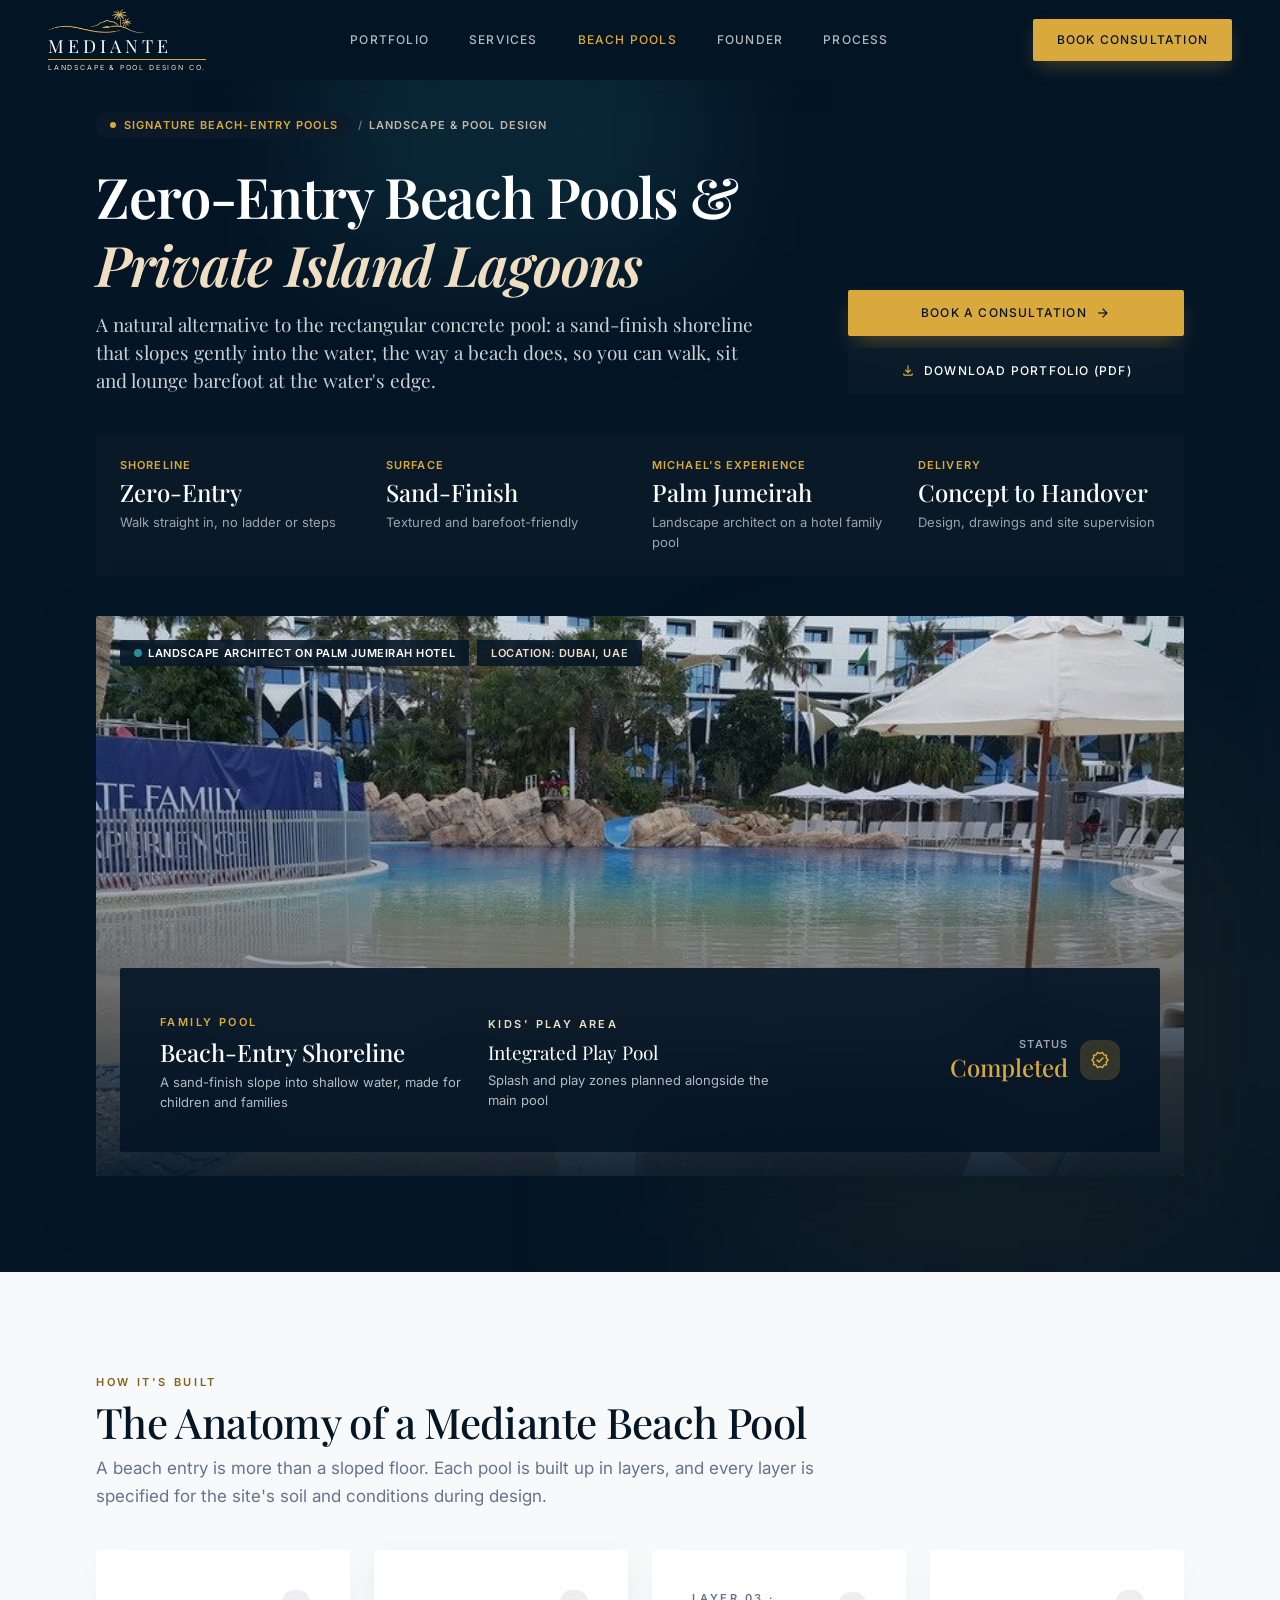
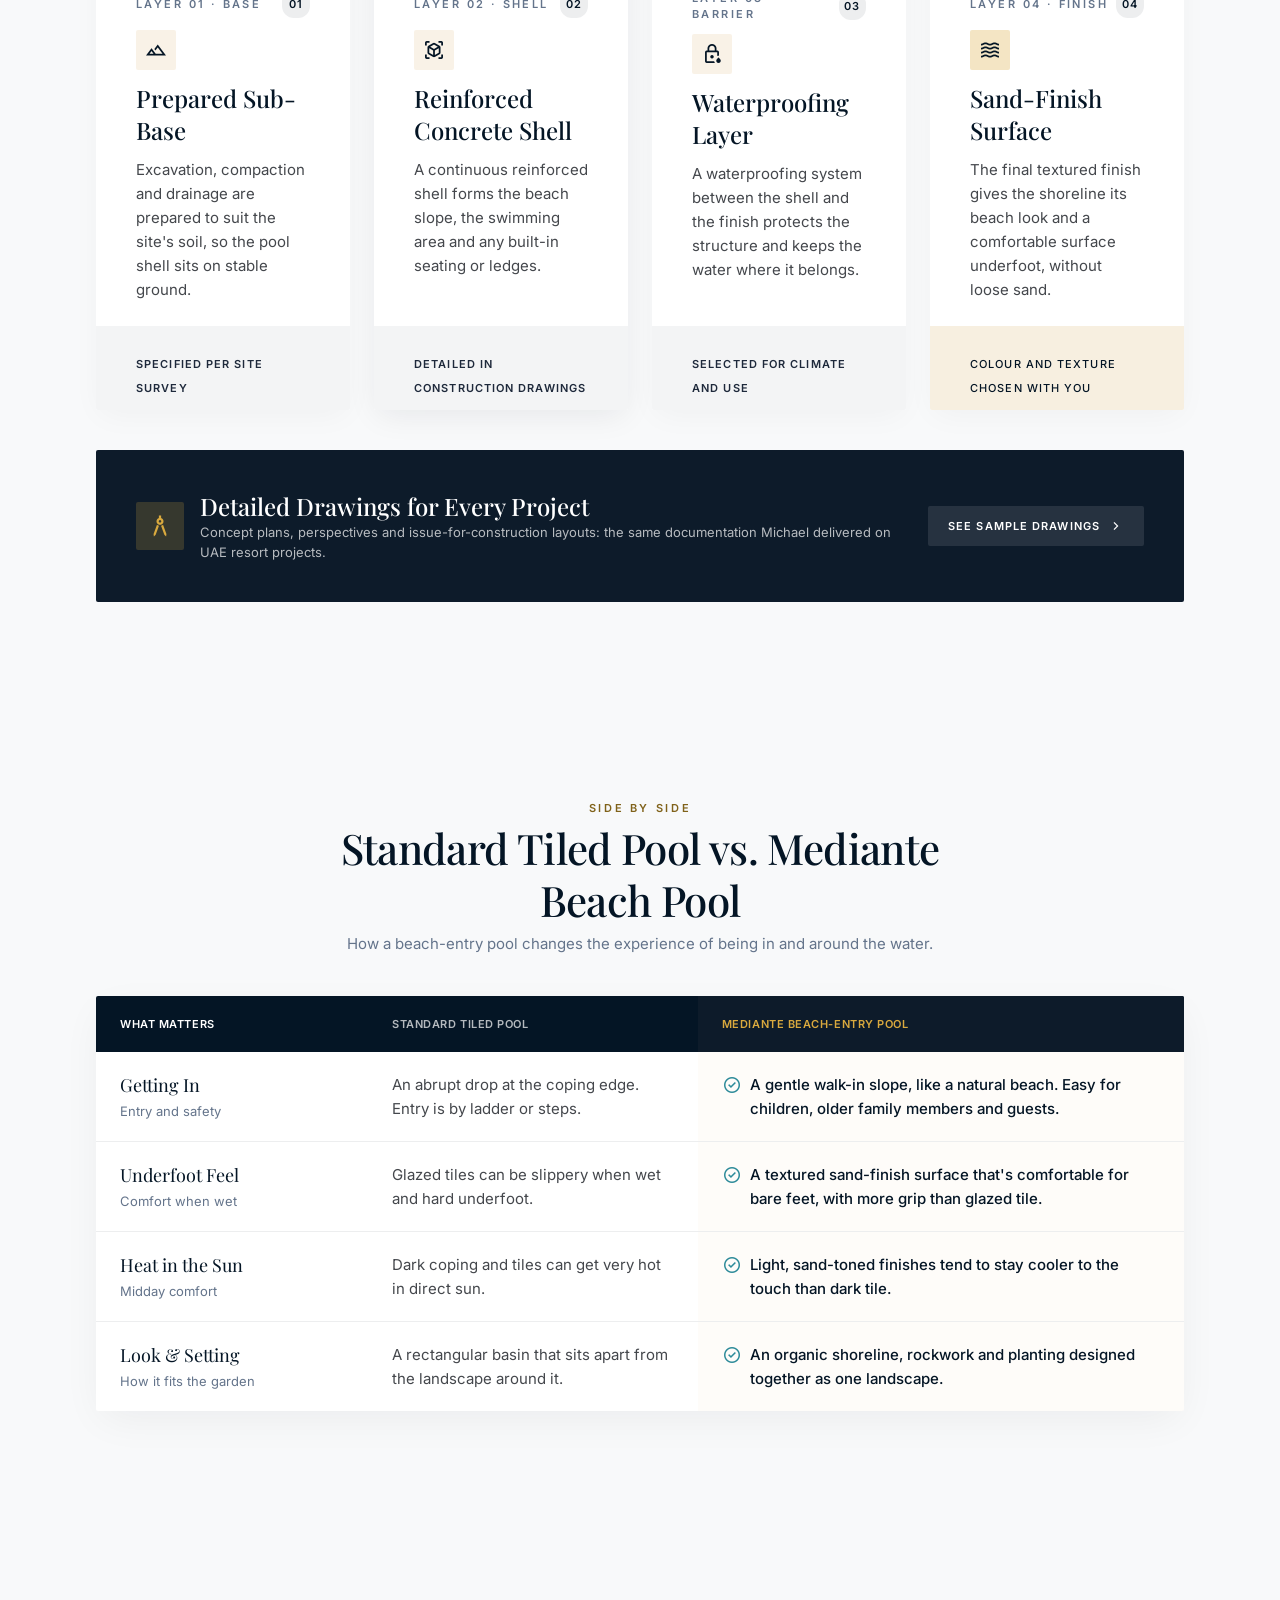
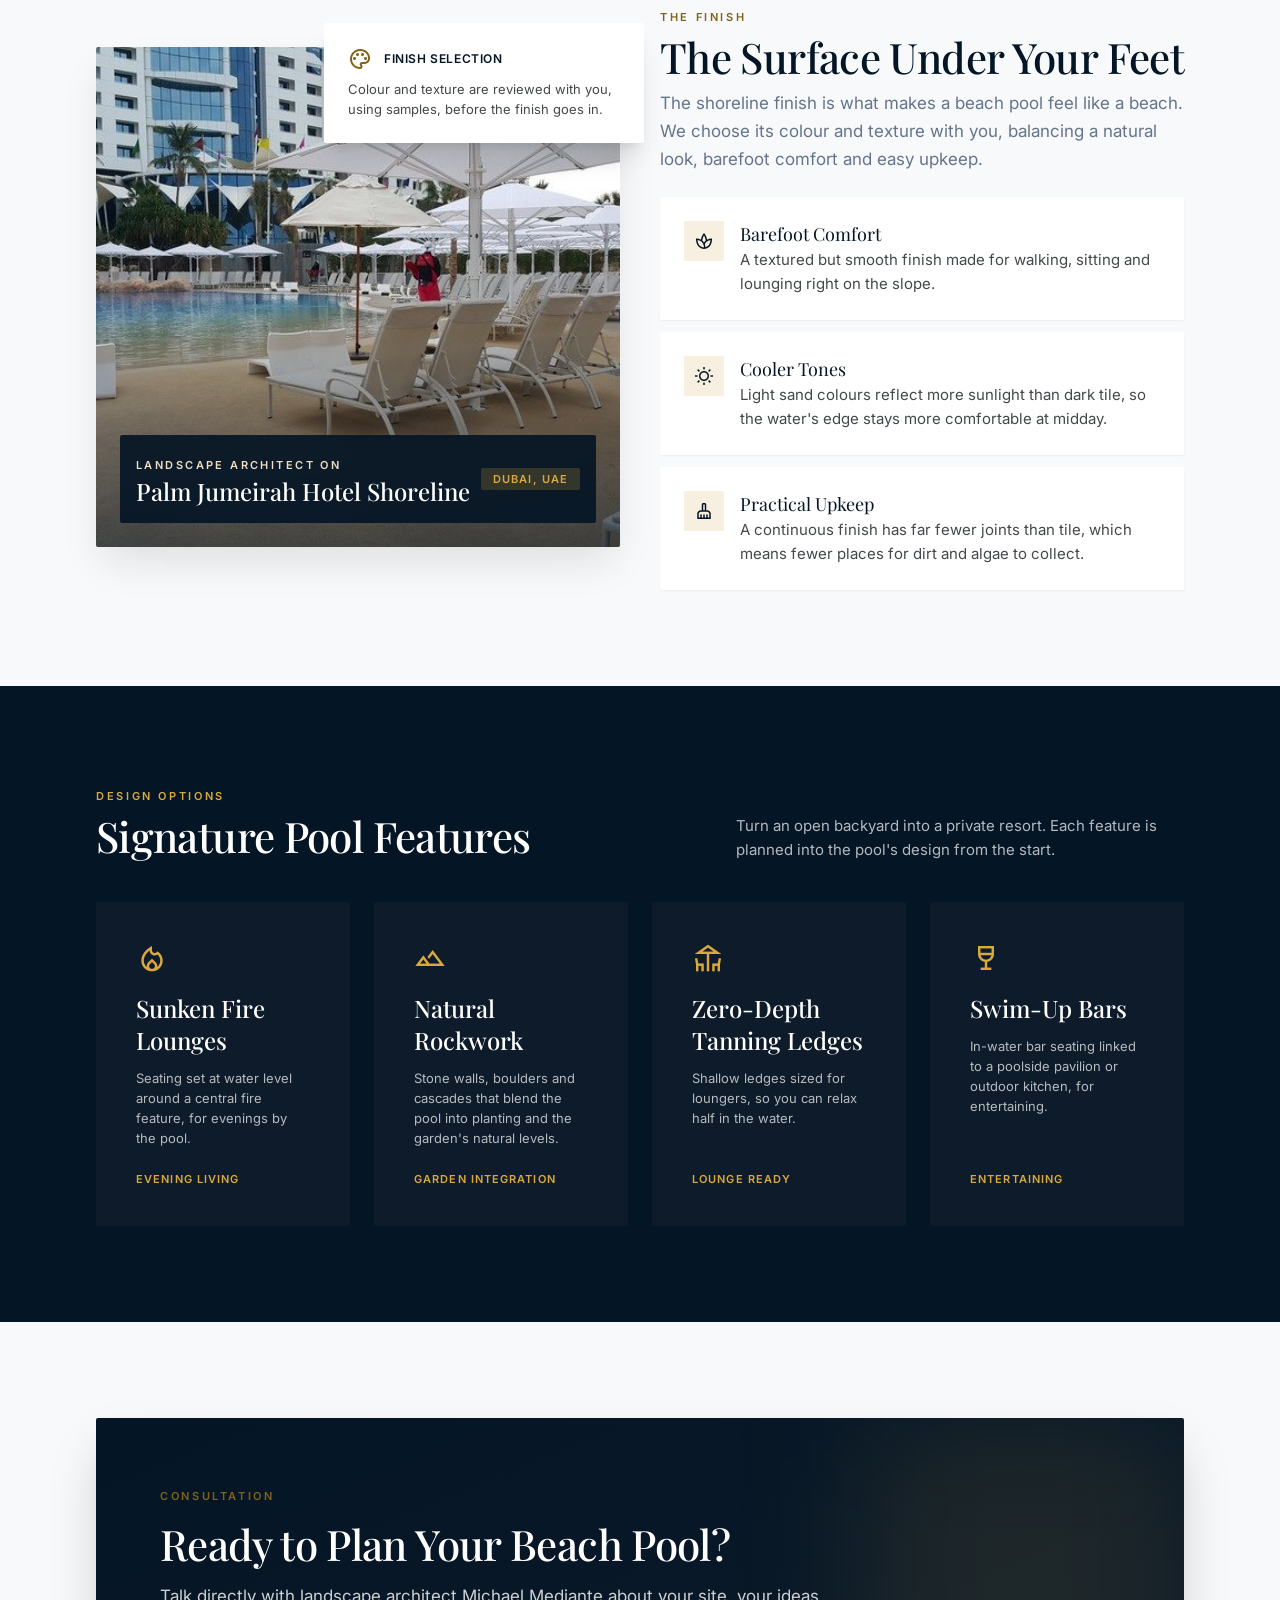
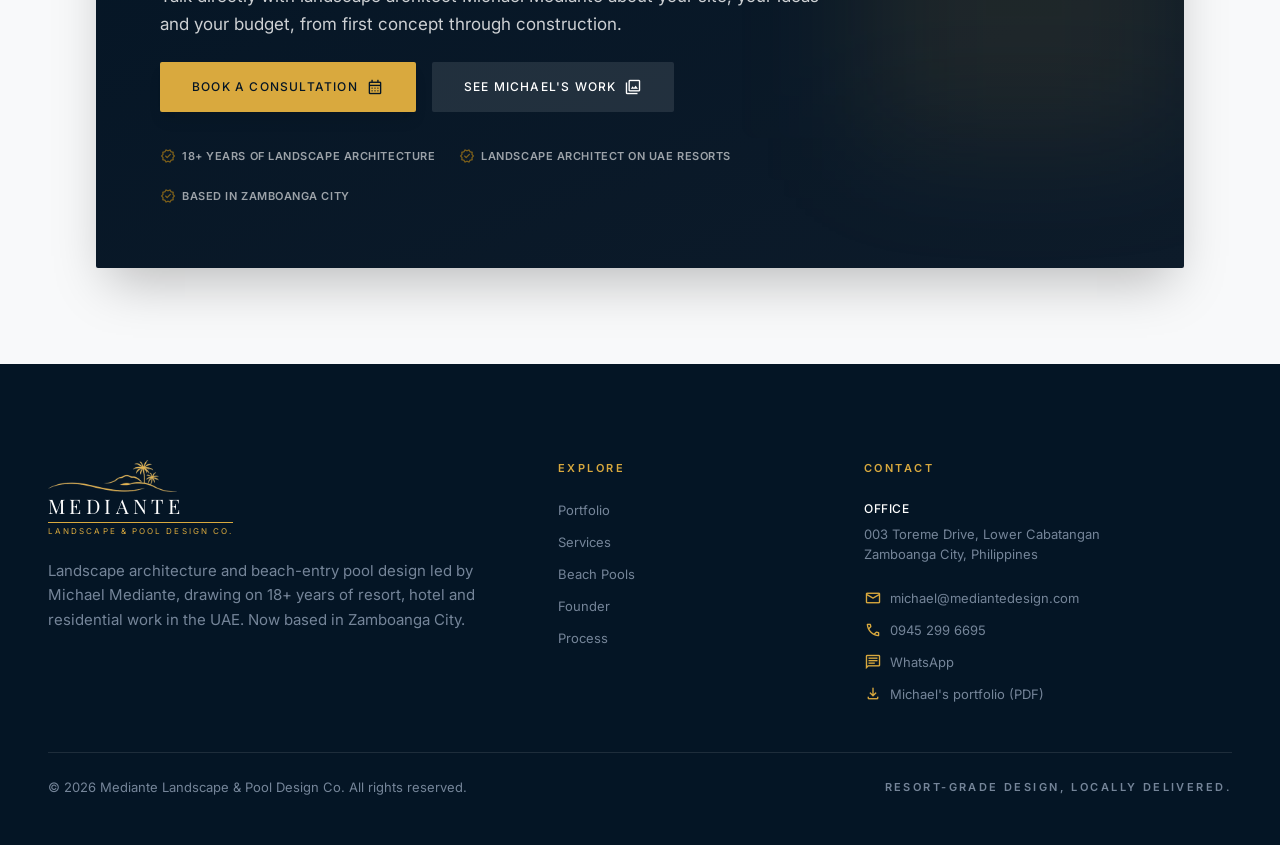
<file: beach-pool.html>
<!DOCTYPE html>

<html lang="en"><head>
<meta charset="utf-8"/>
<meta name="viewport" content="width=device-width, initial-scale=1.0"/>
<title>Beach-Entry Pools in Zamboanga City | Mediante</title>
<meta name="description" content="Zero-entry beach pools with sand-finish shorelines in Zamboanga City, designed by landscape architect Michael Mediante. See completed resort work and book a consultation."/>
<meta name="theme-color" content="#041525"/>
<link rel="icon" href="/favicon.ico" sizes="48x48"/>
<link rel="icon" type="image/png" sizes="32x32" href="/assets/images/favicon-32.png"/>
<link rel="apple-touch-icon" href="/assets/images/apple-touch-icon.png"/>
<link rel="canonical" href="https://mediantedesign.com/beach-pool.html"/>
<meta property="og:type" content="website"/>
<meta property="og:site_name" content="Mediante Landscape &amp; Pool Design Co."/>
<meta property="og:title" content="Beach-Entry Pools in Zamboanga City | Mediante"/>
<meta property="og:description" content="Zero-entry beach pools with sand-finish shorelines in Zamboanga City, designed by landscape architect Michael Mediante. See completed resort work and book a consultation."/>
<meta property="og:url" content="https://mediantedesign.com/beach-pool.html"/>
<meta property="og:image" content="https://mediantedesign.com/assets/images/og-image.jpg"/>
<meta property="og:image:width" content="1200"/>
<meta property="og:image:height" content="630"/>
<meta name="twitter:card" content="summary_large_image"/>
<script type="application/ld+json">{"@context": "https://schema.org", "@type": "HomeAndConstructionBusiness", "name": "Mediante Landscape & Pool Design Co.", "url": "https://mediantedesign.com/", "logo": "https://mediantedesign.com/assets/images/mediante-emblem.png", "image": "https://mediantedesign.com/assets/images/og-image.jpg", "description": "Landscape design-build and beach-entry pools in Zamboanga City, led by landscape architect Michael Mediante.", "telephone": "+639452996695", "email": "michael@mediantedesign.com", "address": {"@type": "PostalAddress", "streetAddress": "003 Toreme Drive, Lower Cabatangan", "addressLocality": "Zamboanga City", "addressCountry": "PH"}, "areaServed": {"@type": "City", "name": "Zamboanga City"}, "founder": {"@type": "Person", "name": "Michael Mediante", "jobTitle": "Landscape Architect"}}</script>
<link rel="preconnect" href="https://fonts.googleapis.com"/>
<link rel="preconnect" href="https://fonts.gstatic.com" crossorigin=""/>
<link href="https://fonts.googleapis.com/css2?family=Inter:wght@300;400;500;600;700&amp;family=Playfair+Display:ital,wght@0,400;0,500;0,600;0,700;1,400&amp;display=swap" rel="stylesheet"/>
<link href="https://fonts.googleapis.com/css2?family=Material+Symbols+Outlined:opsz,wght,FILL,GRAD@24,400,0,0&amp;icon_names=architecture,arrow_forward,calendar_month,call,chat,check_circle,chevron_right,cleaning_services,close,construction,deck,description,domain,download,eco,format_quote,home,landscape,local_fire_department,local_florist,location_on,mail,menu,north_east,palette,photo_library,pool,route,south,spa,terrain,verified,view_in_ar,water_lock,water_voc,waves,wb_sunny,wine_bar,yard&amp;display=block" rel="stylesheet"/>
<link href="assets/css/site.css" rel="stylesheet"/>
</head>
<body class="bg-surface font-body-md text-on-surface antialiased selection:bg-champagne-gold selection:text-ocean-navy-deep">
<header class="fixed top-0 inset-x-0 z-50 bg-ocean-navy-deep/95 backdrop-blur-xl shadow-[0_4px_30px_rgba(4,21,37,0.12)]">
<div class="h-20 max-w-[1320px] mx-auto px-6 lg:px-12 flex items-center justify-between">
<a class="flex flex-col" href="index.html" aria-label="Mediante Landscape &amp; Pool Design Co. home">
<img alt="" class="h-6 w-auto self-start" src="assets/images/mediante-emblem.png"/>
<span class="font-headline-md text-[18px] leading-none tracking-[0.22em] text-pure-white mt-1">MEDIANTE</span>
<span class="mt-1 border-t border-champagne-gold pt-1 font-label-sm text-[7px] leading-none tracking-[0.26em] text-sand-light">LANDSCAPE &amp; POOL DESIGN CO.</span>
</a>
<nav class="hidden lg:flex items-center gap-space-lg" aria-label="Main">
<a class="font-label-md text-label-md uppercase tracking-widest text-pure-white/70 hover:text-champagne-gold transition-colors" href="index.html#portfolio">Portfolio</a>
<a class="font-label-md text-label-md uppercase tracking-widest text-pure-white/70 hover:text-champagne-gold transition-colors" href="services.html">Services</a>
<a class="font-label-md text-label-md uppercase tracking-widest text-champagne-gold transition-colors" href="beach-pool.html" aria-current="page">Beach Pools</a>
<a class="font-label-md text-label-md uppercase tracking-widest text-pure-white/70 hover:text-champagne-gold transition-colors" href="founder-story.html">Founder</a>
<a class="font-label-md text-label-md uppercase tracking-widest text-pure-white/70 hover:text-champagne-gold transition-colors" href="beach-pool.html#process">Process</a>
</nav>
<div class="flex items-center gap-3">
<a class="hidden sm:inline-flex items-center justify-center font-label-md text-label-md uppercase tracking-widest bg-champagne-gold text-ocean-navy-deep px-6 py-3 rounded hover:bg-sand-light transition-all shadow-[0_8px_20px_-4px_rgba(217,169,62,0.3)]" href="https://calendly.com/michael-mediantedesign/30min" target="_blank" rel="noopener">Book Consultation</a>
<a class="sm:hidden w-11 h-11 flex items-center justify-center rounded bg-champagne-gold text-ocean-navy-deep" href="https://wa.me/639452996695" target="_blank" rel="noopener" aria-label="Message Mediante on WhatsApp"><span class="material-symbols-outlined text-[22px]" aria-hidden="true">chat</span></a>
<details class="lg:hidden relative group">
<summary class="list-none cursor-pointer w-11 h-11 flex items-center justify-center rounded text-pure-white hover:bg-pure-white/10 [&amp;::-webkit-details-marker]:hidden" aria-label="Open menu">
<span class="flex group-open:hidden"><span class="material-symbols-outlined text-[26px]">menu</span></span>
<span class="hidden group-open:flex"><span class="material-symbols-outlined text-[26px]">close</span></span>
</summary>
<div class="absolute right-0 top-14 w-72 bg-ocean-navy-deep rounded shadow-2xl px-6 py-4">
<a class="block py-3 font-label-md text-label-md uppercase tracking-widest text-pure-white/70 hover:text-champagne-gold border-b border-pure-white/10" href="index.html#portfolio">Portfolio</a>
<a class="block py-3 font-label-md text-label-md uppercase tracking-widest text-pure-white/70 hover:text-champagne-gold border-b border-pure-white/10" href="services.html">Services</a>
<a class="block py-3 font-label-md text-label-md uppercase tracking-widest text-champagne-gold border-b border-pure-white/10" href="beach-pool.html" aria-current="page">Beach Pools</a>
<a class="block py-3 font-label-md text-label-md uppercase tracking-widest text-pure-white/70 hover:text-champagne-gold border-b border-pure-white/10" href="founder-story.html">Founder</a>
<a class="block py-3 font-label-md text-label-md uppercase tracking-widest text-pure-white/70 hover:text-champagne-gold border-b border-pure-white/10" href="beach-pool.html#process">Process</a>
<a class="mt-4 flex items-center justify-center font-label-md text-label-md uppercase tracking-widest bg-champagne-gold text-ocean-navy-deep px-6 py-3 rounded" href="https://calendly.com/michael-mediantedesign/30min" target="_blank" rel="noopener">Book Consultation</a>
<a class="mt-2 flex items-center justify-center gap-2 font-label-md text-label-md uppercase tracking-widest bg-pure-white/10 text-pure-white px-6 py-3 rounded" href="https://wa.me/639452996695" target="_blank" rel="noopener"><span class="material-symbols-outlined text-[18px] text-champagne-gold" aria-hidden="true">chat</span>WhatsApp</a>
</div>
</details>
</div>
</div>
</header>
<main class="w-full pt-20 bg-surface">
<section class="relative w-full bg-ocean-navy-deep text-pure-white overflow-hidden -mt-20 pt-28 pb-space-xl lg:pb-margin-lg">
<!-- Ambient Lighting Glows -->
<div class="absolute -top-32 left-1/4 w-96 h-96 rounded-full bg-lagoon-aqua/15 blur-3xl pointer-events-none"></div>
<div class="absolute bottom-0 right-10 w-[500px] h-[500px] rounded-full bg-champagne-gold/10 blur-[120px] pointer-events-none"></div>
<div class="max-w-[1320px] mx-auto px-margin md:px-margin-md lg:px-margin-lg relative z-10">
<!-- Breadcrumb & Badge -->
<div class="flex flex-wrap items-center gap-space-xs mb-space-md">
<span class="inline-flex items-center gap-2 font-label-sm text-label-sm uppercase tracking-widest text-champagne-gold bg-ocean-navy-subtle/80 px-3.5 py-1.5 rounded-full">
<span class="w-1.5 h-1.5 rounded-full bg-champagne-gold animate-pulse"></span>
          Signature Beach-Entry Pools
        </span>
<span class="text-pure-white/40 font-label-sm text-label-sm">/</span>
<span class="font-label-sm text-label-sm uppercase tracking-widest text-sand-light/80">Landscape &amp; Pool Design</span>
</div>
<!-- Hero Headline & Editorial Split -->
<div class="grid grid-cols-1 lg:grid-cols-12 gap-gutter-lg items-end mb-space-lg">
<div class="lg:col-span-8 space-y-space-sm">
<h1 class="font-display-hero text-display-hero-mobile md:text-display-hero tracking-tight text-pure-white">
            Zero-Entry Beach Pools &amp; <br class="hidden sm:inline"/>
<span class="text-sand-light italic font-headline-xl">Private Island Lagoons</span>
</h1>
<p class="font-subhead-serif text-subhead-serif text-pure-white/80 max-w-2xl">
            A natural alternative to the rectangular concrete pool: a sand-finish shoreline that slopes gently into the water, the way a beach does, so you can walk, sit and lounge barefoot at the water's edge.
          </p>
</div>
<div class="lg:col-span-4 flex flex-col sm:flex-row lg:flex-col gap-space-sm justify-end">
<a class="inline-flex items-center justify-center gap-2 font-label-md text-label-md uppercase tracking-widest bg-champagne-gold text-ocean-navy-deep px-7 py-3.5 rounded hover:bg-sand-light transition-all shadow-[0_12px_24px_-6px_rgba(217,169,62,0.35)]" href="https://calendly.com/michael-mediantedesign/30min" target="_blank" rel="noopener">
<span>Book a Consultation</span>
<span class="material-symbols-outlined text-[16px]">arrow_forward</span>
</a>
<a class="inline-flex items-center justify-center gap-2 font-label-md text-label-md uppercase tracking-widest bg-ocean-navy-subtle/90 hover:bg-ocean-navy-subtle text-pure-white px-7 py-3.5 rounded transition-all" href="assets/docs/Michael-Mediante-Portfolio.pdf" target="_blank" rel="noopener">
<span class="material-symbols-outlined text-[16px] text-champagne-gold">download</span>
<span>Download Portfolio (PDF)</span>
</a>
</div>
</div>
<!-- Quick Metrics Strip -->
<div class="grid grid-cols-2 md:grid-cols-4 gap-gutter mb-space-lg bg-ocean-navy-subtle/80 backdrop-blur-md rounded p-space-md">
<div class="flex flex-col space-y-1">
<span class="font-label-sm text-label-sm uppercase tracking-widest text-champagne-gold">Shoreline</span>
<span class="font-headline-md text-headline-md text-pure-white">Zero-Entry</span>
<span class="font-body-sm text-body-sm text-pure-white/60">Walk straight in, no ladder or steps</span>
</div>
<div class="flex flex-col space-y-1">
<span class="font-label-sm text-label-sm uppercase tracking-widest text-champagne-gold">Surface</span>
<span class="font-headline-md text-headline-md text-pure-white">Sand-Finish</span>
<span class="font-body-sm text-body-sm text-pure-white/60">Textured and barefoot-friendly</span>
</div>
<div class="flex flex-col space-y-1">
<span class="font-label-sm text-label-sm uppercase tracking-widest text-champagne-gold">Michael's Experience</span>
<span class="font-headline-md text-headline-md text-pure-white">Palm Jumeirah</span>
<span class="font-body-sm text-body-sm text-pure-white/60">Landscape architect on a hotel family pool</span>
</div>
<div class="flex flex-col space-y-1">
<span class="font-label-sm text-label-sm uppercase tracking-widest text-champagne-gold">Delivery</span>
<span class="font-headline-md text-headline-md text-pure-white">Concept to Handover</span>
<span class="font-body-sm text-body-sm text-pure-white/60">Design, drawings and site supervision</span>
</div>
</div>
<!-- Featured Lagoon Visual Showcase -->
<div class="relative w-full rounded overflow-hidden shadow-[0_24px_60px_-12px_rgba(4,21,37,0.5)]">
<div class="relative w-full h-[420px] sm:h-[480px] lg:h-[560px]">
<img alt="Completed beach-entry family pool at the Palm Jumeirah Hotel, Dubai: a sand-finish shoreline sloping into clear water, lined with loungers and umbrellas" class="w-full h-full object-cover object-[50%_70%]" src="assets/images/portfolio/palm-jumeirah-family-pool-shoreline.jpg" fetchpriority="high"/>
<div class="absolute inset-0 bg-gradient-to-t from-ocean-navy-deep/90 via-ocean-navy-deep/20 to-transparent"></div>
<!-- Floating Architectural HUD Elements -->
<div class="absolute top-4 left-4 sm:top-6 sm:left-6 flex flex-wrap gap-2">
<span class="bg-ocean-navy-deep/85 backdrop-blur-md px-3.5 py-1.5 rounded font-label-sm text-label-sm uppercase tracking-wider text-pure-white flex items-center gap-1.5">
<span class="w-2 h-2 rounded-full bg-lagoon-aqua"></span> Landscape architect on Palm Jumeirah Hotel
            </span>
<span class="hidden sm:inline-flex bg-ocean-navy-deep/85 backdrop-blur-md px-3.5 py-1.5 rounded font-label-sm text-label-sm uppercase tracking-wider text-sand-light">
              Location: Dubai, UAE
            </span>
</div>
<!-- Bottom Metric Inset Overlay -->
<div class="absolute bottom-4 left-4 right-4 sm:bottom-6 sm:left-6 sm:right-6 bg-ocean-navy-deep/90 backdrop-blur-xl p-space-md sm:p-space-lg rounded">
<div class="grid grid-cols-1 md:grid-cols-3 gap-gutter items-center">
<div class="space-y-1">
<span class="font-eyebrow-caps text-eyebrow-caps uppercase text-champagne-gold">Family Pool</span>
<p class="font-headline-md text-headline-md text-pure-white">Beach-Entry Shoreline</p>
<p class="font-body-sm text-body-sm text-pure-white/70">A sand-finish slope into shallow water, made for children and families</p>
</div>
<div class="hidden md:block space-y-1">
<span class="font-eyebrow-caps text-eyebrow-caps uppercase text-sand-light">Kids' Play Area</span>
<p class="font-subhead-serif text-subhead-serif text-pure-white">Integrated Play Pool</p>
<p class="font-body-sm text-body-sm text-pure-white/70">Splash and play zones planned alongside the main pool</p>
</div>
<div class="hidden md:flex items-center md:justify-end gap-3 pt-2 md:pt-0">
<div class="text-right">
<div class="font-label-sm text-label-sm uppercase tracking-widest text-pure-white/60">Status</div>
<div class="font-headline-md text-headline-md text-champagne-gold">Completed</div>
</div>
<div class="w-10 h-10 rounded-full bg-champagne-gold/20 flex items-center justify-center text-champagne-gold">
<span class="material-symbols-outlined text-[20px]">verified</span>
</div>
</div>
</div>
</div>
</div>
</div>
</div>
</section>

<section class="w-full bg-surface-bright py-space-xl lg:py-margin-lg" id="process">
<div class="max-w-[1320px] mx-auto px-margin md:px-margin-md lg:px-margin-lg">
<!-- Section Header -->
<div class="max-w-3xl mb-space-lg">
<span class="font-eyebrow-caps text-eyebrow-caps uppercase text-champagne-gold tracking-[0.24em]">How It's Built</span>
<h2 class="font-headline-xl text-headline-xl-mobile md:text-headline-xl text-ocean-navy-deep mt-1 mb-space-xs">
          The Anatomy of a Mediante Beach Pool
        </h2>
<p class="font-body-lg text-body-lg text-slate-muted">
          A beach entry is more than a sloped floor. Each pool is built up in layers, and every layer is specified for the site's soil and conditions during design.
        </p>
</div>
<!-- Cross-Section Layer Diagram (Interactive Card Grid) -->
<div class="grid grid-cols-1 md:grid-cols-2 lg:grid-cols-4 gap-gutter">
<!-- Layer 1 -->
<div class="bg-surface-container-lowest rounded p-space-lg flex flex-col justify-between shadow-[0_8px_30px_-4px_rgba(4,21,37,0.04)] group hover:shadow-[0_16px_36px_-6px_rgba(4,21,37,0.08)] transition-all">
<div class="space-y-space-sm">
<div class="flex items-center justify-between">
<span class="font-eyebrow-caps text-eyebrow-caps uppercase text-slate-muted">Layer 01 · Base</span>
<span class="w-7 h-7 rounded-full bg-surface-container flex items-center justify-center font-label-sm text-label-sm text-ocean-navy-deep font-semibold">01</span>
</div>
<div class="w-10 h-10 rounded bg-sand-light/40 flex items-center justify-center text-ocean-navy-deep">
<span class="material-symbols-outlined text-[22px]">terrain</span>
</div>
<h3 class="font-headline-md text-headline-md text-ocean-navy-deep">Prepared Sub-Base</h3>
<p class="font-body-md text-body-md text-on-surface-variant">
              Excavation, compaction and drainage are prepared to suit the site's soil, so the pool shell sits on stable ground.
            </p>
</div>
<div class="pt-space-md mt-space-md bg-surface-container-low -mx-space-lg -mb-space-lg px-space-lg py-space-sm rounded-b">
<span class="font-label-sm text-label-sm uppercase tracking-widest text-slate-charcoal">Specified per site survey</span>
</div>
</div>
<!-- Layer 2 -->
<div class="bg-surface-container-lowest rounded p-space-lg flex flex-col justify-between shadow-[0_8px_30px_-4px_rgba(4,21,37,0.08)] transition-all">
<div class="space-y-space-sm">
<div class="flex items-center justify-between">
<span class="font-eyebrow-caps text-eyebrow-caps uppercase text-slate-muted">Layer 02 · Shell</span>
<span class="w-7 h-7 rounded-full bg-surface-container flex items-center justify-center font-label-sm text-label-sm text-ocean-navy-deep font-semibold">02</span>
</div>
<div class="w-10 h-10 rounded bg-sand-light/40 flex items-center justify-center text-ocean-navy-deep">
<span class="material-symbols-outlined text-[22px]">view_in_ar</span>
</div>
<h3 class="font-headline-md text-headline-md text-ocean-navy-deep">Reinforced Concrete Shell</h3>
<p class="font-body-md text-body-md text-on-surface-variant">
              A continuous reinforced shell forms the beach slope, the swimming area and any built-in seating or ledges.
            </p>
</div>
<div class="pt-space-md mt-space-md bg-surface-container-low -mx-space-lg -mb-space-lg px-space-lg py-space-sm rounded-b">
<span class="font-label-sm text-label-sm uppercase tracking-widest text-slate-charcoal">Detailed in construction drawings</span>
</div>
</div>
<!-- Layer 3 -->
<div class="bg-surface-container-lowest rounded p-space-lg flex flex-col justify-between shadow-[0_8px_30px_-4px_rgba(4,21,37,0.04)] group hover:shadow-[0_16px_36px_-6px_rgba(4,21,37,0.08)] transition-all">
<div class="space-y-space-sm">
<div class="flex items-center justify-between">
<span class="font-eyebrow-caps text-eyebrow-caps uppercase text-slate-muted">Layer 03 · Barrier</span>
<span class="w-7 h-7 rounded-full bg-surface-container flex items-center justify-center font-label-sm text-label-sm text-ocean-navy-deep font-semibold">03</span>
</div>
<div class="w-10 h-10 rounded bg-sand-light/40 flex items-center justify-center text-ocean-navy-deep">
<span class="material-symbols-outlined text-[22px]">water_lock</span>
</div>
<h3 class="font-headline-md text-headline-md text-ocean-navy-deep">Waterproofing Layer</h3>
<p class="font-body-md text-body-md text-on-surface-variant">
              A waterproofing system between the shell and the finish protects the structure and keeps the water where it belongs.
            </p>
</div>
<div class="pt-space-md mt-space-md bg-surface-container-low -mx-space-lg -mb-space-lg px-space-lg py-space-sm rounded-b">
<span class="font-label-sm text-label-sm uppercase tracking-widest text-slate-charcoal">Selected for climate and use</span>
</div>
</div>
<!-- Layer 4 -->
<div class="bg-surface-container-lowest rounded p-space-lg flex flex-col justify-between shadow-[0_8px_30px_-4px_rgba(4,21,37,0.04)] group hover:shadow-[0_16px_36px_-6px_rgba(4,21,37,0.08)] transition-all">
<div class="space-y-space-sm">
<div class="flex items-center justify-between">
<span class="font-eyebrow-caps text-eyebrow-caps uppercase text-slate-muted">Layer 04 · Finish</span>
<span class="w-7 h-7 rounded-full bg-surface-container flex items-center justify-center font-label-sm text-label-sm text-ocean-navy-deep font-semibold">04</span>
</div>
<div class="w-10 h-10 rounded bg-champagne-gold/30 flex items-center justify-center text-ocean-navy-deep">
<span class="material-symbols-outlined text-[22px]">waves</span>
</div>
<h3 class="font-headline-md text-headline-md text-ocean-navy-deep">Sand-Finish Surface</h3>
<p class="font-body-md text-body-md text-on-surface-variant">
              The final textured finish gives the shoreline its beach look and a comfortable surface underfoot, without loose sand.
            </p>
</div>
<div class="pt-space-md mt-space-md bg-sand-light/50 -mx-space-lg -mb-space-lg px-space-lg py-space-sm rounded-b">
<span class="font-label-sm text-label-sm uppercase tracking-widest text-ocean-navy-deep font-medium">Colour and texture chosen with you</span>
</div>
</div>
</div>
<!-- Vector Blueprint Callout box -->
<div class="mt-space-lg bg-ocean-navy-subtle text-pure-white rounded p-space-md sm:p-space-lg flex flex-col lg:flex-row items-center justify-between gap-space-md">
<div class="flex items-center gap-4">
<div class="w-12 h-12 rounded bg-champagne-gold/20 flex items-center justify-center text-champagne-gold flex-shrink-0">
<span class="material-symbols-outlined text-[28px]">architecture</span>
</div>
<div>
<h4 class="font-headline-md text-headline-md text-pure-white">Detailed Drawings for Every Project</h4>
<p class="font-body-sm text-body-sm text-pure-white/70">Concept plans, perspectives and issue-for-construction layouts: the same documentation Michael delivered on UAE resort projects.</p>
</div>
</div>
<a class="inline-flex items-center gap-2 font-label-sm text-label-sm uppercase tracking-widest bg-pure-white/10 hover:bg-pure-white/20 text-pure-white px-5 py-3 rounded transition-colors whitespace-nowrap" href="assets/docs/Michael-Mediante-Portfolio.pdf" target="_blank" rel="noopener">
<span>See Sample Drawings</span>
<span class="material-symbols-outlined text-[16px]">chevron_right</span>
</a>
</div>
</div>
</section>

<section class="w-full bg-ivory-base py-space-xl lg:py-margin-lg">
<div class="max-w-[1320px] mx-auto px-margin md:px-margin-md lg:px-margin-lg">
<!-- Section Title -->
<div class="text-center max-w-2xl mx-auto mb-space-lg">
<span class="font-eyebrow-caps text-eyebrow-caps uppercase text-champagne-gold tracking-[0.24em]">Side by Side</span>
<h2 class="font-headline-xl text-headline-xl-mobile md:text-headline-xl text-ocean-navy-deep mt-1 mb-space-xs">
          Standard Tiled Pool vs. Mediante Beach Pool
        </h2>
<p class="font-body-md text-body-md text-slate-muted">
          How a beach-entry pool changes the experience of being in and around the water.
        </p>
</div>
<!-- Comparison Matrix Table Container -->
<div class="hidden md:block w-full bg-surface-container-lowest rounded shadow-[0_12px_40px_-6px_rgba(4,21,37,0.06)] overflow-hidden">
<div class="overflow-x-auto">
<table class="w-full text-left border-collapse min-w-[680px]">
<thead>
<tr class="bg-ocean-navy-deep text-pure-white">
<th class="py-5 px-6 font-eyebrow-caps text-eyebrow-caps uppercase tracking-wider w-1/4">What Matters</th>
<th class="py-5 px-6 font-eyebrow-caps text-eyebrow-caps uppercase tracking-wider w-3/8 text-pure-white/70">Standard Tiled Pool</th>
<th class="py-5 px-6 font-eyebrow-caps text-eyebrow-caps uppercase tracking-wider w-3/8 bg-ocean-navy-subtle text-champagne-gold">Mediante Beach-Entry Pool</th>
</tr>
</thead>
<tbody class="divide-y divide-surface-container">
<tr class="hover:bg-surface-container-low transition-colors">
<td class="py-5 px-6 font-headline-md text-[18px] text-ocean-navy-deep">
Getting In
<span class="block font-body-sm text-body-sm text-slate-muted font-normal mt-0.5">Entry and safety</span>
</td>
<td class="py-5 px-6 font-body-md text-body-md text-on-surface-variant">An abrupt drop at the coping edge. Entry is by ladder or steps.</td>
<td class="py-5 px-6 font-body-md text-body-md text-ocean-navy-deep bg-sand-light/10 font-medium">
<div class="flex items-start gap-2">
<span class="material-symbols-outlined text-lagoon-aqua text-[20px] mt-0.5" aria-hidden="true">check_circle</span>
<span>A gentle walk-in slope, like a natural beach. Easy for children, older family members and guests.</span>
</div>
</td>
</tr>
<tr class="hover:bg-surface-container-low transition-colors">
<td class="py-5 px-6 font-headline-md text-[18px] text-ocean-navy-deep">
Underfoot Feel
<span class="block font-body-sm text-body-sm text-slate-muted font-normal mt-0.5">Comfort when wet</span>
</td>
<td class="py-5 px-6 font-body-md text-body-md text-on-surface-variant">Glazed tiles can be slippery when wet and hard underfoot.</td>
<td class="py-5 px-6 font-body-md text-body-md text-ocean-navy-deep bg-sand-light/10 font-medium">
<div class="flex items-start gap-2">
<span class="material-symbols-outlined text-lagoon-aqua text-[20px] mt-0.5" aria-hidden="true">check_circle</span>
<span>A textured sand-finish surface that's comfortable for bare feet, with more grip than glazed tile.</span>
</div>
</td>
</tr>
<tr class="hover:bg-surface-container-low transition-colors">
<td class="py-5 px-6 font-headline-md text-[18px] text-ocean-navy-deep">
Heat in the Sun
<span class="block font-body-sm text-body-sm text-slate-muted font-normal mt-0.5">Midday comfort</span>
</td>
<td class="py-5 px-6 font-body-md text-body-md text-on-surface-variant">Dark coping and tiles can get very hot in direct sun.</td>
<td class="py-5 px-6 font-body-md text-body-md text-ocean-navy-deep bg-sand-light/10 font-medium">
<div class="flex items-start gap-2">
<span class="material-symbols-outlined text-lagoon-aqua text-[20px] mt-0.5" aria-hidden="true">check_circle</span>
<span>Light, sand-toned finishes tend to stay cooler to the touch than dark tile.</span>
</div>
</td>
</tr>
<tr class="hover:bg-surface-container-low transition-colors">
<td class="py-5 px-6 font-headline-md text-[18px] text-ocean-navy-deep">
Look &amp; Setting
<span class="block font-body-sm text-body-sm text-slate-muted font-normal mt-0.5">How it fits the garden</span>
</td>
<td class="py-5 px-6 font-body-md text-body-md text-on-surface-variant">A rectangular basin that sits apart from the landscape around it.</td>
<td class="py-5 px-6 font-body-md text-body-md text-ocean-navy-deep bg-sand-light/10 font-medium">
<div class="flex items-start gap-2">
<span class="material-symbols-outlined text-lagoon-aqua text-[20px] mt-0.5" aria-hidden="true">check_circle</span>
<span>An organic shoreline, rockwork and planting designed together as one landscape.</span>
</div>
</td>
</tr>
</tbody>
</table>
</div>
</div>
<div class="md:hidden flex flex-col gap-gutter"><div class="bg-surface-container-lowest rounded p-space-md shadow-[0_8px_30px_-4px_rgba(4,21,37,0.06)]">
<h3 class="font-headline-md text-[19px] text-ocean-navy-deep">Getting In</h3>
<p class="font-body-sm text-body-sm text-slate-muted mb-space-sm">Entry and safety</p>
<p class="font-eyebrow-caps text-eyebrow-caps uppercase text-slate-muted">Standard tiled pool</p>
<p class="font-body-md text-body-md text-on-surface-variant mb-space-sm">An abrupt drop at the coping edge. Entry is by ladder or steps.</p>
<p class="font-eyebrow-caps text-eyebrow-caps uppercase text-champagne-gold">Mediante beach pool</p>
<p class="font-body-md text-body-md text-ocean-navy-deep font-medium">A gentle walk-in slope, like a natural beach. Easy for children, older family members and guests.</p>
</div><div class="bg-surface-container-lowest rounded p-space-md shadow-[0_8px_30px_-4px_rgba(4,21,37,0.06)]">
<h3 class="font-headline-md text-[19px] text-ocean-navy-deep">Underfoot Feel</h3>
<p class="font-body-sm text-body-sm text-slate-muted mb-space-sm">Comfort when wet</p>
<p class="font-eyebrow-caps text-eyebrow-caps uppercase text-slate-muted">Standard tiled pool</p>
<p class="font-body-md text-body-md text-on-surface-variant mb-space-sm">Glazed tiles can be slippery when wet and hard underfoot.</p>
<p class="font-eyebrow-caps text-eyebrow-caps uppercase text-champagne-gold">Mediante beach pool</p>
<p class="font-body-md text-body-md text-ocean-navy-deep font-medium">A textured sand-finish surface that's comfortable for bare feet, with more grip than glazed tile.</p>
</div><div class="bg-surface-container-lowest rounded p-space-md shadow-[0_8px_30px_-4px_rgba(4,21,37,0.06)]">
<h3 class="font-headline-md text-[19px] text-ocean-navy-deep">Heat in the Sun</h3>
<p class="font-body-sm text-body-sm text-slate-muted mb-space-sm">Midday comfort</p>
<p class="font-eyebrow-caps text-eyebrow-caps uppercase text-slate-muted">Standard tiled pool</p>
<p class="font-body-md text-body-md text-on-surface-variant mb-space-sm">Dark coping and tiles can get very hot in direct sun.</p>
<p class="font-eyebrow-caps text-eyebrow-caps uppercase text-champagne-gold">Mediante beach pool</p>
<p class="font-body-md text-body-md text-ocean-navy-deep font-medium">Light, sand-toned finishes tend to stay cooler to the touch than dark tile.</p>
</div><div class="bg-surface-container-lowest rounded p-space-md shadow-[0_8px_30px_-4px_rgba(4,21,37,0.06)]">
<h3 class="font-headline-md text-[19px] text-ocean-navy-deep">Look &amp; Setting</h3>
<p class="font-body-sm text-body-sm text-slate-muted mb-space-sm">How it fits the garden</p>
<p class="font-eyebrow-caps text-eyebrow-caps uppercase text-slate-muted">Standard tiled pool</p>
<p class="font-body-md text-body-md text-on-surface-variant mb-space-sm">A rectangular basin that sits apart from the landscape around it.</p>
<p class="font-eyebrow-caps text-eyebrow-caps uppercase text-champagne-gold">Mediante beach pool</p>
<p class="font-body-md text-body-md text-ocean-navy-deep font-medium">An organic shoreline, rockwork and planting designed together as one landscape.</p>
</div></div>
</div>
</section>

<section class="w-full bg-surface py-space-xl lg:py-margin-lg">
<div class="max-w-[1320px] mx-auto px-margin md:px-margin-md lg:px-margin-lg">
<div class="grid grid-cols-1 lg:grid-cols-12 gap-gutter-lg items-center">
<!-- Macro Image Column -->
<div class="lg:col-span-6 relative">
<div class="relative w-full h-[420px] sm:h-[500px] rounded overflow-hidden shadow-[0_20px_40px_-8px_rgba(4,21,37,0.12)]">
<img alt="Sand-finish beach entry at the Palm Jumeirah Hotel family pool, Dubai, with loungers set right on the shoreline" class="w-full h-full object-cover object-bottom" src="assets/images/portfolio/palm-jumeirah-beach-entry-detail.jpg" loading="lazy"/>
<div class="absolute inset-0 bg-gradient-to-t from-ocean-navy-deep/60 via-transparent to-transparent"></div>
<!-- Inset Badge -->
<div class="absolute bottom-6 left-6 right-6 bg-ocean-navy-deep/90 backdrop-blur-md p-4 rounded text-pure-white flex items-center justify-between">
<div>
<span class="font-eyebrow-caps text-eyebrow-caps uppercase text-sand-light">Landscape architect on</span>
<p class="font-headline-md text-headline-md text-pure-white">Palm Jumeirah Hotel Shoreline</p>
</div>
<span class="font-label-sm text-label-sm uppercase tracking-widest bg-champagne-gold/20 text-champagne-gold px-3 py-1 rounded">Dubai, UAE</span>
</div>
</div>
<!-- Decorative Floating Card -->
<div class="hidden sm:block absolute -top-6 -right-6 bg-surface-container-lowest p-space-md rounded shadow-xl max-w-xs">
<div class="flex items-center gap-3 mb-2">
<span class="material-symbols-outlined text-champagne-gold">palette</span>
<span class="font-label-md text-label-md uppercase tracking-wider text-ocean-navy-deep font-semibold">Finish Selection</span>
</div>
<p class="font-body-sm text-body-sm text-on-surface-variant">Colour and texture are reviewed with you, using samples, before the finish goes in.</p>
</div>
</div>
<!-- Science Explanation Column -->
<div class="lg:col-span-6 space-y-space-md">
<div>
<span class="font-eyebrow-caps text-eyebrow-caps uppercase text-champagne-gold tracking-[0.24em]">The Finish</span>
<h2 class="font-headline-xl text-headline-xl-mobile md:text-headline-xl text-ocean-navy-deep mt-1 mb-space-xs">
              The Surface Under Your Feet
            </h2>
<p class="font-body-lg text-body-lg text-slate-muted">
              The shoreline finish is what makes a beach pool feel like a beach. We choose its colour and texture with you, balancing a natural look, barefoot comfort and easy upkeep.
            </p>
</div>
<!-- Feature Cards -->
<div class="space-y-space-sm">
<div class="bg-surface-container-lowest p-space-md rounded shadow-sm flex items-start gap-4">
<div class="w-10 h-10 rounded bg-sand-light/50 flex items-center justify-center text-ocean-navy-deep flex-shrink-0">
<span class="material-symbols-outlined text-[20px]">spa</span>
</div>
<div>
<h4 class="font-headline-md text-[18px] text-ocean-navy-deep">Barefoot Comfort</h4>
<p class="font-body-md text-body-md text-on-surface-variant">A textured but smooth finish made for walking, sitting and lounging right on the slope.</p>
</div>
</div>
<div class="bg-surface-container-lowest p-space-md rounded shadow-sm flex items-start gap-4">
<div class="w-10 h-10 rounded bg-sand-light/50 flex items-center justify-center text-ocean-navy-deep flex-shrink-0">
<span class="material-symbols-outlined text-[20px]">wb_sunny</span>
</div>
<div>
<h4 class="font-headline-md text-[18px] text-ocean-navy-deep">Cooler Tones</h4>
<p class="font-body-md text-body-md text-on-surface-variant">Light sand colours reflect more sunlight than dark tile, so the water's edge stays more comfortable at midday.</p>
</div>
</div>
<div class="bg-surface-container-lowest p-space-md rounded shadow-sm flex items-start gap-4">
<div class="w-10 h-10 rounded bg-sand-light/50 flex items-center justify-center text-ocean-navy-deep flex-shrink-0">
<span class="material-symbols-outlined text-[20px]">cleaning_services</span>
</div>
<div>
<h4 class="font-headline-md text-[18px] text-ocean-navy-deep">Practical Upkeep</h4>
<p class="font-body-md text-body-md text-on-surface-variant">A continuous finish has far fewer joints than tile, which means fewer places for dirt and algae to collect.</p>
</div>
</div>
</div>
</div>
</div>
</div>
</section>

<section class="w-full bg-ocean-navy-deep text-pure-white py-space-xl lg:py-margin-lg">
<div class="max-w-[1320px] mx-auto px-margin md:px-margin-md lg:px-margin-lg">
<div class="flex flex-col md:flex-row md:items-end justify-between mb-space-lg gap-space-sm">
<div>
<span class="font-eyebrow-caps text-eyebrow-caps uppercase text-champagne-gold tracking-[0.24em]">Design Options</span>
<h2 class="font-headline-xl text-headline-xl-mobile md:text-headline-xl text-pure-white mt-1">
            Signature Pool Features
          </h2>
</div>
<p class="font-body-md text-body-md text-pure-white/70 max-w-md">
          Turn an open backyard into a private resort. Each feature is planned into the pool's design from the start.
        </p>
</div>
<div class="grid grid-cols-1 md:grid-cols-2 lg:grid-cols-4 gap-gutter">
<!-- Feature 1 -->
<div class="bg-ocean-navy-subtle p-space-lg rounded flex flex-col justify-between group hover:bg-slate-charcoal transition-all">
<div class="space-y-space-sm">
<span class="material-symbols-outlined text-champagne-gold text-[32px]">local_fire_department</span>
<h3 class="font-headline-md text-headline-md text-pure-white">Sunken Fire Lounges</h3>
<p class="font-body-sm text-body-sm text-pure-white/70">
              Seating set at water level around a central fire feature, for evenings by the pool.
            </p>
</div>
<div class="pt-space-md">
<span class="font-label-sm text-label-sm uppercase tracking-widest text-champagne-gold flex items-center gap-1"> Evening Living
</span>
</div>
</div>
<!-- Feature 2 -->
<div class="bg-ocean-navy-subtle p-space-lg rounded flex flex-col justify-between group hover:bg-slate-charcoal transition-all">
<div class="space-y-space-sm">
<span class="material-symbols-outlined text-champagne-gold text-[32px]">landscape</span>
<h3 class="font-headline-md text-headline-md text-pure-white">Natural Rockwork</h3>
<p class="font-body-sm text-body-sm text-pure-white/70">
              Stone walls, boulders and cascades that blend the pool into planting and the garden's natural levels.
            </p>
</div>
<div class="pt-space-md">
<span class="font-label-sm text-label-sm uppercase tracking-widest text-champagne-gold flex items-center gap-1"> Garden Integration
</span>
</div>
</div>
<!-- Feature 3 -->
<div class="bg-ocean-navy-subtle p-space-lg rounded flex flex-col justify-between group hover:bg-slate-charcoal transition-all">
<div class="space-y-space-sm">
<span class="material-symbols-outlined text-champagne-gold text-[32px]">deck</span>
<h3 class="font-headline-md text-headline-md text-pure-white">Zero-Depth Tanning Ledges</h3>
<p class="font-body-sm text-body-sm text-pure-white/70">
              Shallow ledges sized for loungers, so you can relax half in the water.
            </p>
</div>
<div class="pt-space-md">
<span class="font-label-sm text-label-sm uppercase tracking-widest text-champagne-gold flex items-center gap-1"> Lounge Ready
</span>
</div>
</div>
<!-- Feature 4 -->
<div class="bg-ocean-navy-subtle p-space-lg rounded flex flex-col justify-between group hover:bg-slate-charcoal transition-all">
<div class="space-y-space-sm">
<span class="material-symbols-outlined text-champagne-gold text-[32px]">wine_bar</span>
<h3 class="font-headline-md text-headline-md text-pure-white">Swim-Up Bars</h3>
<p class="font-body-sm text-body-sm text-pure-white/70">
              In-water bar seating linked to a poolside pavilion or outdoor kitchen, for entertaining.
            </p>
</div>
<div class="pt-space-md">
<span class="font-label-sm text-label-sm uppercase tracking-widest text-champagne-gold flex items-center gap-1"> Entertaining
</span>
</div>
</div>
</div>
</div>
</section>

<section class="w-full bg-surface-bright py-space-xl lg:py-margin-lg">
<div class="max-w-[1320px] mx-auto px-margin md:px-margin-md lg:px-margin-lg">
<div class="bg-gradient-to-br from-ocean-navy-deep to-ocean-navy-subtle text-pure-white rounded p-space-lg sm:p-space-xl relative overflow-hidden shadow-2xl">
<!-- Radial Highlight -->
<div class="absolute top-0 right-0 w-80 h-80 rounded-full bg-champagne-gold/10 blur-3xl pointer-events-none"></div>
<div class="max-w-2xl relative z-10 space-y-space-sm">
<span class="font-eyebrow-caps text-eyebrow-caps uppercase text-champagne-gold tracking-[0.24em]">Consultation</span>
<h2 class="font-headline-xl text-headline-xl-mobile md:text-headline-xl text-pure-white">
            Ready to Plan Your Beach Pool?
          </h2>
<p class="font-body-lg text-body-lg text-pure-white/80">
            Talk directly with landscape architect Michael Mediante about your site, your ideas and your budget, from first concept through construction.
          </p>
<div class="flex flex-wrap gap-4 pt-space-sm">
<a class="inline-flex items-center gap-2 font-label-md text-label-md uppercase tracking-widest bg-champagne-gold text-ocean-navy-deep px-8 py-4 rounded hover:bg-sand-light transition-all shadow-lg" href="https://calendly.com/michael-mediantedesign/30min" target="_blank" rel="noopener">
<span>Book a Consultation</span>
<span class="material-symbols-outlined text-[18px]">calendar_month</span>
</a>
<a class="inline-flex items-center gap-2 font-label-md text-label-md uppercase tracking-widest bg-pure-white/10 hover:bg-pure-white/20 text-pure-white px-8 py-4 rounded transition-all" href="founder-story.html">
<span>See Michael's Work</span>
<span class="material-symbols-outlined text-[18px]">photo_library</span>
</a>
</div>
<!-- Compliance Badges -->
<div class="pt-space-md flex flex-wrap items-center gap-space-md text-pure-white/60 font-label-sm text-label-sm uppercase tracking-wider">
<span class="flex items-center gap-1.5">
<span class="material-symbols-outlined text-champagne-gold text-[16px]">verified</span>
              18+ Years of Landscape Architecture
            </span>
<span class="flex items-center gap-1.5">
<span class="material-symbols-outlined text-champagne-gold text-[16px]">verified</span>
              Landscape Architect on UAE Resorts
            </span>
<span class="flex items-center gap-1.5">
<span class="material-symbols-outlined text-champagne-gold text-[16px]">verified</span>
              Based in Zamboanga City
            </span>
</div>
</div>
</div>
</div>
</section>

</main>
<footer class="w-full bg-ocean-navy-deep text-pure-white pt-margin-lg pb-margin-md">
<div class="max-w-[1320px] mx-auto px-6 lg:px-12">
<div class="grid grid-cols-1 md:grid-cols-2 lg:grid-cols-12 gap-gutter-lg pb-margin-md">
<div class="lg:col-span-5 flex flex-col pr-0 lg:pr-space-lg">
<a class="flex flex-col self-start mb-space-md" href="index.html">
<img alt="" class="h-8 w-auto self-start" src="assets/images/mediante-emblem.png"/>
<span class="font-headline-md text-xl leading-none tracking-[0.22em] text-pure-white mt-1">MEDIANTE</span>
<span class="mt-1.5 border-t border-champagne-gold pt-1 font-label-sm text-[8px] leading-none tracking-[0.26em] text-champagne-gold">LANDSCAPE &amp; POOL DESIGN CO.</span>
</a>
<p class="font-body-md text-body-md text-on-primary-container leading-relaxed max-w-md">Landscape architecture and beach-entry pool design led by Michael Mediante, drawing on 18+ years of resort, hotel and residential work in the UAE. Now based in Zamboanga City.</p>
</div>
<div class="lg:col-span-3 flex flex-col">
<span class="font-eyebrow-caps text-eyebrow-caps text-champagne-gold tracking-[0.22em] uppercase mb-space-md">Explore</span>
<nav class="flex flex-col gap-space-sm" aria-label="Footer">
<a class="font-body-sm text-body-sm text-on-primary-container hover:text-champagne-gold transition-colors" href="index.html#portfolio">Portfolio</a>
<a class="font-body-sm text-body-sm text-on-primary-container hover:text-champagne-gold transition-colors" href="services.html">Services</a>
<a class="font-body-sm text-body-sm text-on-primary-container hover:text-champagne-gold transition-colors" href="beach-pool.html">Beach Pools</a>
<a class="font-body-sm text-body-sm text-on-primary-container hover:text-champagne-gold transition-colors" href="founder-story.html">Founder</a>
<a class="font-body-sm text-body-sm text-on-primary-container hover:text-champagne-gold transition-colors" href="beach-pool.html#process">Process</a>
</nav>
</div>
<div class="lg:col-span-4 flex flex-col gap-space-md">
<span class="font-eyebrow-caps text-eyebrow-caps text-champagne-gold tracking-[0.22em] uppercase">Contact</span>
<div class="flex flex-col gap-space-xs">
<span class="font-label-md text-label-md text-pure-white uppercase tracking-wider">Office</span>
<address class="not-italic font-body-sm text-body-sm text-on-primary-container">003 Toreme Drive, Lower Cabatangan<br/>Zamboanga City, Philippines</address>
</div>
<div class="flex flex-col gap-space-sm">
<a class="inline-flex items-center gap-2 font-body-sm text-body-sm text-on-primary-container hover:text-champagne-gold transition-colors" href="mailto:michael@mediantedesign.com?subject=Consultation%20request%20%E2%80%93%20Mediante"><span class="material-symbols-outlined text-[18px] text-champagne-gold">mail</span>michael@mediantedesign.com</a>
<a class="inline-flex items-center gap-2 font-body-sm text-body-sm text-on-primary-container hover:text-champagne-gold transition-colors" href="tel:+639452996695"><span class="material-symbols-outlined text-[18px] text-champagne-gold">call</span>0945 299 6695</a>
<a class="inline-flex items-center gap-2 font-body-sm text-body-sm text-on-primary-container hover:text-champagne-gold transition-colors" href="https://wa.me/639452996695" target="_blank" rel="noopener"><span class="material-symbols-outlined text-[18px] text-champagne-gold">chat</span>WhatsApp</a>
<a class="inline-flex items-center gap-2 font-body-sm text-body-sm text-on-primary-container hover:text-champagne-gold transition-colors" href="assets/docs/Michael-Mediante-Portfolio.pdf" target="_blank" rel="noopener"><span class="material-symbols-outlined text-[18px] text-champagne-gold">download</span>Michael's portfolio (PDF)</a>
</div>
</div>
</div>
<div class="pt-space-md border-t border-pure-white/10 flex flex-col md:flex-row items-center justify-between gap-space-sm">
<p class="font-body-sm text-body-sm text-on-primary-container">&copy; 2026 Mediante Landscape &amp; Pool Design Co. All rights reserved.</p>
<span class="font-eyebrow-caps text-eyebrow-caps text-on-primary-container uppercase">Resort-grade design, locally delivered.</span>
</div>
</div>
</footer>
<script>document.querySelectorAll('header details a').forEach(function(a){a.addEventListener('click',function(){a.closest('details').removeAttribute('open');});});</script>
</body></html>
</file>
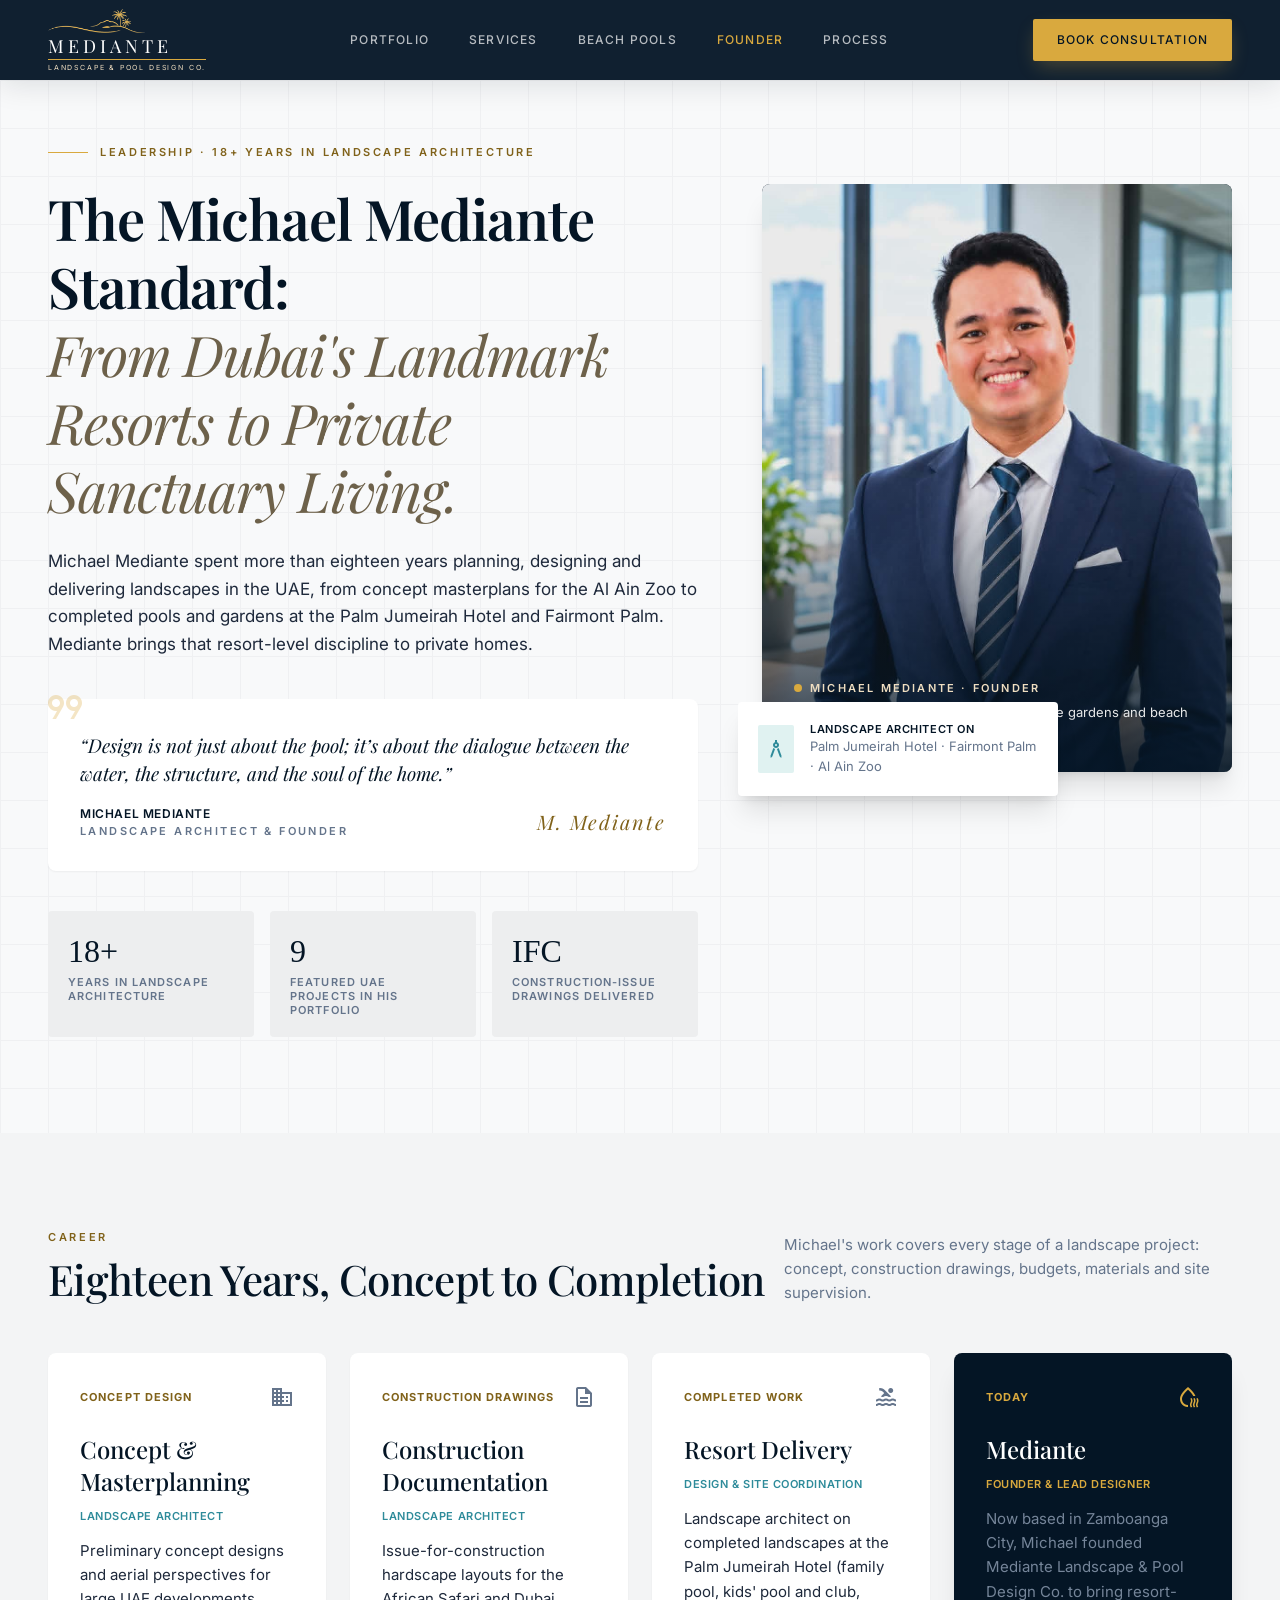
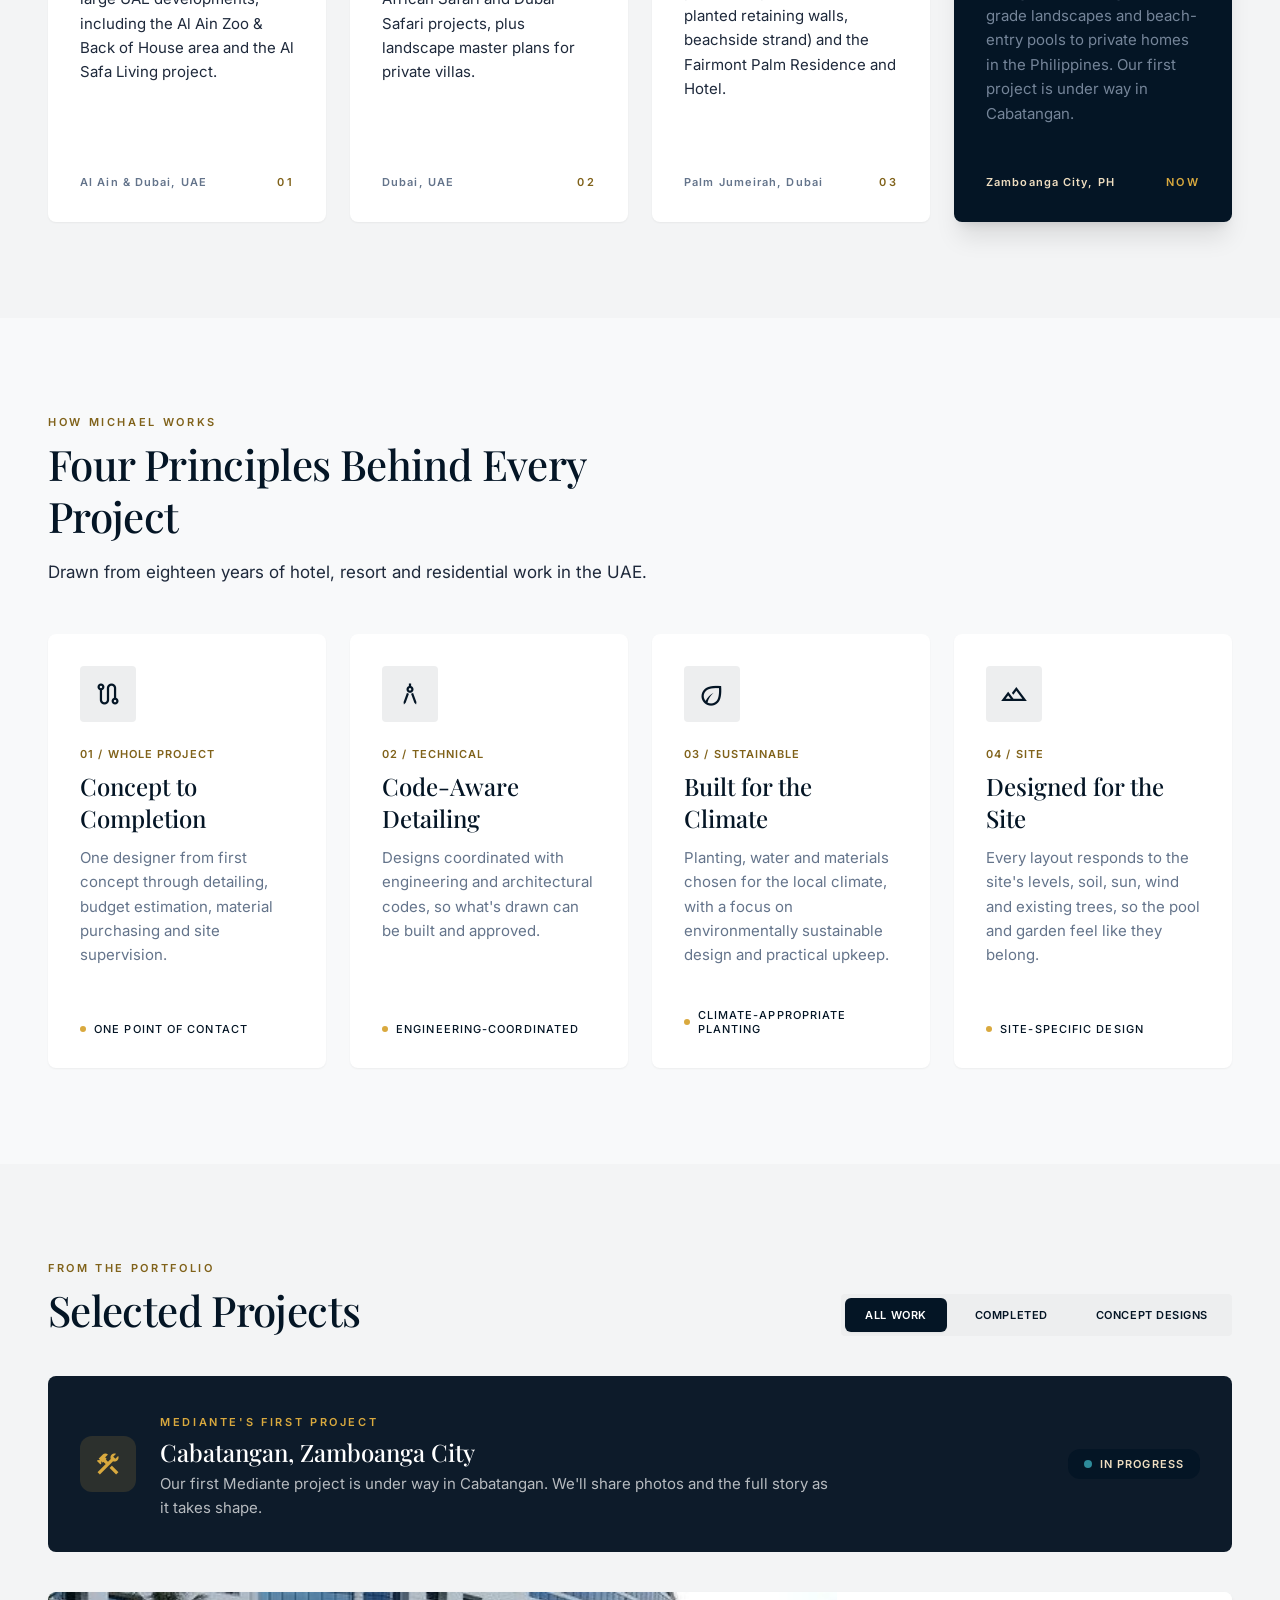
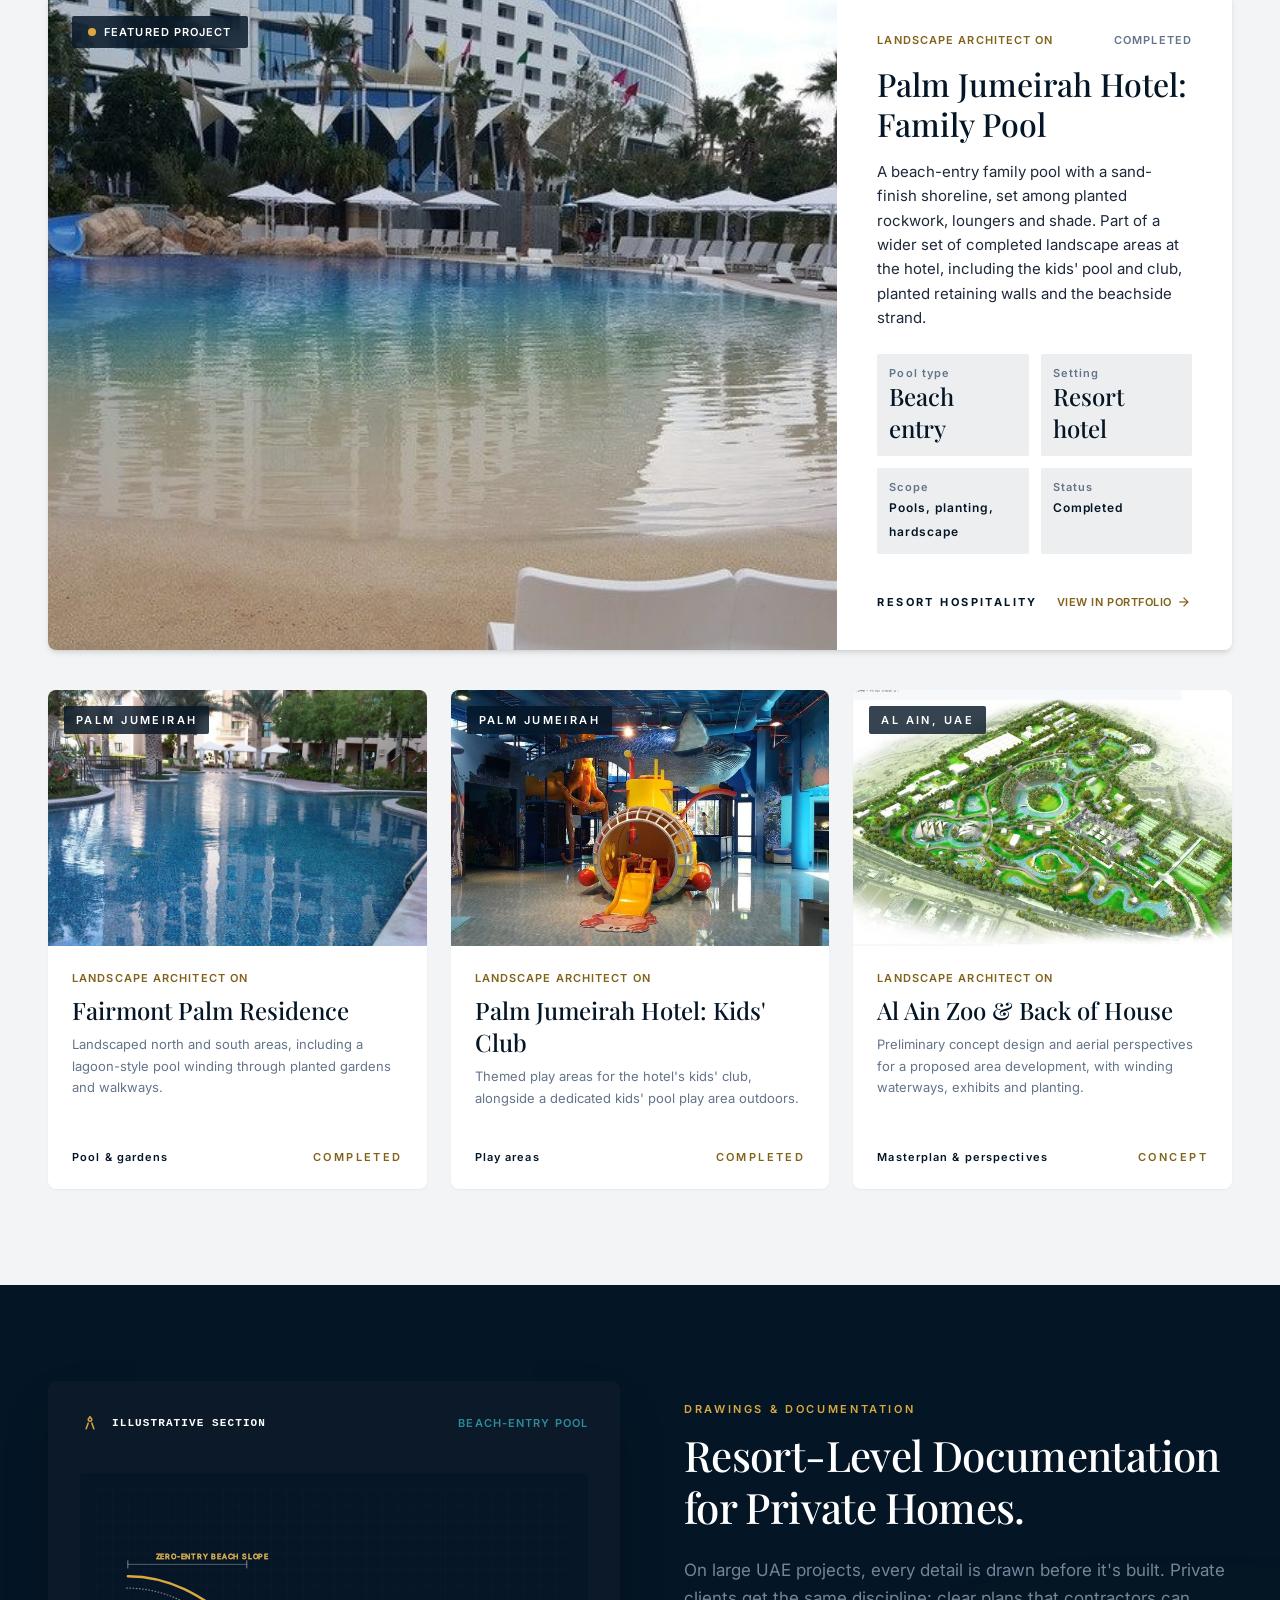
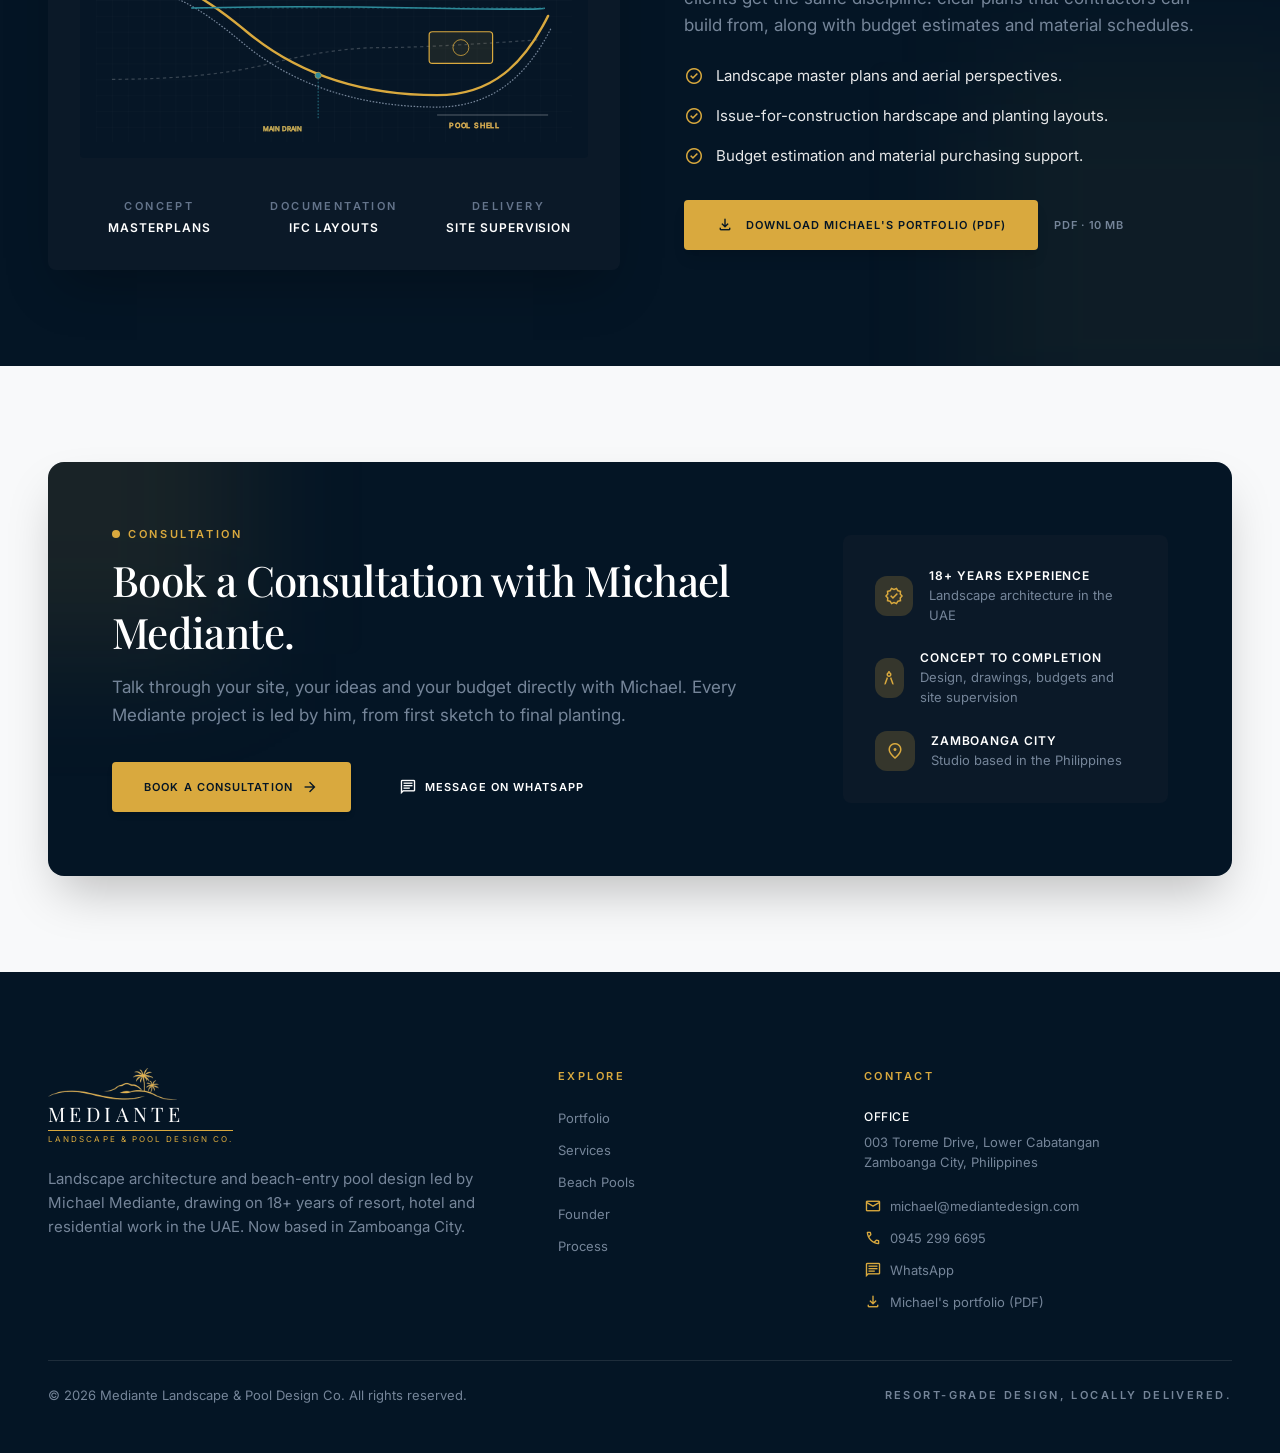
<file: founder-story.html>
<!DOCTYPE html>

<html lang="en"><head>
<meta charset="utf-8"/>
<meta name="viewport" content="width=device-width, initial-scale=1.0"/>
<title>Michael Mediante, Landscape Architect | Mediante</title>
<meta name="description" content="Meet Michael Mediante, landscape architect with 18+ years of resort and residential work in the UAE, now designing gardens and beach-entry pools from Zamboanga City."/>
<meta name="theme-color" content="#041525"/>
<link rel="icon" href="/favicon.ico" sizes="48x48"/>
<link rel="icon" type="image/png" sizes="32x32" href="/assets/images/favicon-32.png"/>
<link rel="apple-touch-icon" href="/assets/images/apple-touch-icon.png"/>
<link rel="canonical" href="https://mediantedesign.com/founder-story.html"/>
<meta property="og:type" content="website"/>
<meta property="og:site_name" content="Mediante Landscape &amp; Pool Design Co."/>
<meta property="og:title" content="Michael Mediante, Landscape Architect | Mediante"/>
<meta property="og:description" content="Meet Michael Mediante, landscape architect with 18+ years of resort and residential work in the UAE, now designing gardens and beach-entry pools from Zamboanga City."/>
<meta property="og:url" content="https://mediantedesign.com/founder-story.html"/>
<meta property="og:image" content="https://mediantedesign.com/assets/images/og-image.jpg"/>
<meta property="og:image:width" content="1200"/>
<meta property="og:image:height" content="630"/>
<meta name="twitter:card" content="summary_large_image"/>
<script type="application/ld+json">{"@context": "https://schema.org", "@type": "HomeAndConstructionBusiness", "name": "Mediante Landscape & Pool Design Co.", "url": "https://mediantedesign.com/", "logo": "https://mediantedesign.com/assets/images/mediante-emblem.png", "image": "https://mediantedesign.com/assets/images/og-image.jpg", "description": "Landscape design-build and beach-entry pools in Zamboanga City, led by landscape architect Michael Mediante.", "telephone": "+639452996695", "email": "michael@mediantedesign.com", "address": {"@type": "PostalAddress", "streetAddress": "003 Toreme Drive, Lower Cabatangan", "addressLocality": "Zamboanga City", "addressCountry": "PH"}, "areaServed": {"@type": "City", "name": "Zamboanga City"}, "founder": {"@type": "Person", "name": "Michael Mediante", "jobTitle": "Landscape Architect"}}</script>
<link rel="preconnect" href="https://fonts.googleapis.com"/>
<link rel="preconnect" href="https://fonts.gstatic.com" crossorigin=""/>
<link href="https://fonts.googleapis.com/css2?family=Inter:wght@300;400;500;600;700&amp;family=Playfair+Display:ital,wght@0,400;0,500;0,600;0,700;1,400&amp;display=swap" rel="stylesheet"/>
<link href="https://fonts.googleapis.com/css2?family=Material+Symbols+Outlined:opsz,wght,FILL,GRAD@24,400,0,0&amp;icon_names=architecture,arrow_forward,calendar_month,call,chat,check_circle,chevron_right,cleaning_services,close,construction,deck,description,domain,download,eco,format_quote,home,landscape,local_fire_department,local_florist,location_on,mail,menu,north_east,palette,photo_library,pool,route,south,spa,terrain,verified,view_in_ar,water_lock,water_voc,waves,wb_sunny,wine_bar,yard&amp;display=block" rel="stylesheet"/>
<link href="assets/css/site.css" rel="stylesheet"/>
</head>
<body class="bg-ivory-base font-body-md text-on-surface antialiased">
<header class="fixed top-0 inset-x-0 z-50 bg-ocean-navy-deep/95 backdrop-blur-xl shadow-[0_4px_30px_rgba(4,21,37,0.12)]">
<div class="h-20 max-w-[1320px] mx-auto px-6 lg:px-12 flex items-center justify-between">
<a class="flex flex-col" href="index.html" aria-label="Mediante Landscape &amp; Pool Design Co. home">
<img alt="" class="h-6 w-auto self-start" src="assets/images/mediante-emblem.png"/>
<span class="font-headline-md text-[18px] leading-none tracking-[0.22em] text-pure-white mt-1">MEDIANTE</span>
<span class="mt-1 border-t border-champagne-gold pt-1 font-label-sm text-[7px] leading-none tracking-[0.26em] text-sand-light">LANDSCAPE &amp; POOL DESIGN CO.</span>
</a>
<nav class="hidden lg:flex items-center gap-space-lg" aria-label="Main">
<a class="font-label-md text-label-md uppercase tracking-widest text-pure-white/70 hover:text-champagne-gold transition-colors" href="index.html#portfolio">Portfolio</a>
<a class="font-label-md text-label-md uppercase tracking-widest text-pure-white/70 hover:text-champagne-gold transition-colors" href="services.html">Services</a>
<a class="font-label-md text-label-md uppercase tracking-widest text-pure-white/70 hover:text-champagne-gold transition-colors" href="beach-pool.html">Beach Pools</a>
<a class="font-label-md text-label-md uppercase tracking-widest text-champagne-gold transition-colors" href="founder-story.html" aria-current="page">Founder</a>
<a class="font-label-md text-label-md uppercase tracking-widest text-pure-white/70 hover:text-champagne-gold transition-colors" href="beach-pool.html#process">Process</a>
</nav>
<div class="flex items-center gap-3">
<a class="hidden sm:inline-flex items-center justify-center font-label-md text-label-md uppercase tracking-widest bg-champagne-gold text-ocean-navy-deep px-6 py-3 rounded hover:bg-sand-light transition-all shadow-[0_8px_20px_-4px_rgba(217,169,62,0.3)]" href="https://calendly.com/michael-mediantedesign/30min" target="_blank" rel="noopener">Book Consultation</a>
<a class="sm:hidden w-11 h-11 flex items-center justify-center rounded bg-champagne-gold text-ocean-navy-deep" href="https://wa.me/639452996695" target="_blank" rel="noopener" aria-label="Message Mediante on WhatsApp"><span class="material-symbols-outlined text-[22px]" aria-hidden="true">chat</span></a>
<details class="lg:hidden relative group">
<summary class="list-none cursor-pointer w-11 h-11 flex items-center justify-center rounded text-pure-white hover:bg-pure-white/10 [&amp;::-webkit-details-marker]:hidden" aria-label="Open menu">
<span class="flex group-open:hidden"><span class="material-symbols-outlined text-[26px]">menu</span></span>
<span class="hidden group-open:flex"><span class="material-symbols-outlined text-[26px]">close</span></span>
</summary>
<div class="absolute right-0 top-14 w-72 bg-ocean-navy-deep rounded shadow-2xl px-6 py-4">
<a class="block py-3 font-label-md text-label-md uppercase tracking-widest text-pure-white/70 hover:text-champagne-gold border-b border-pure-white/10" href="index.html#portfolio">Portfolio</a>
<a class="block py-3 font-label-md text-label-md uppercase tracking-widest text-pure-white/70 hover:text-champagne-gold border-b border-pure-white/10" href="services.html">Services</a>
<a class="block py-3 font-label-md text-label-md uppercase tracking-widest text-pure-white/70 hover:text-champagne-gold border-b border-pure-white/10" href="beach-pool.html">Beach Pools</a>
<a class="block py-3 font-label-md text-label-md uppercase tracking-widest text-champagne-gold border-b border-pure-white/10" href="founder-story.html" aria-current="page">Founder</a>
<a class="block py-3 font-label-md text-label-md uppercase tracking-widest text-pure-white/70 hover:text-champagne-gold border-b border-pure-white/10" href="beach-pool.html#process">Process</a>
<a class="mt-4 flex items-center justify-center font-label-md text-label-md uppercase tracking-widest bg-champagne-gold text-ocean-navy-deep px-6 py-3 rounded" href="https://calendly.com/michael-mediantedesign/30min" target="_blank" rel="noopener">Book Consultation</a>
<a class="mt-2 flex items-center justify-center gap-2 font-label-md text-label-md uppercase tracking-widest bg-pure-white/10 text-pure-white px-6 py-3 rounded" href="https://wa.me/639452996695" target="_blank" rel="noopener"><span class="material-symbols-outlined text-[18px] text-champagne-gold" aria-hidden="true">chat</span>WhatsApp</a>
</div>
</details>
</div>
</div>
</header>
<main class="w-full pt-20">
<section class="relative w-full overflow-hidden bg-ivory-base pt-space-xl pb-margin-lg">
<!-- Subtle architectural drafting background grid -->
<div class="absolute inset-0 opacity-[0.03] pointer-events-none" style="background-size: 48px 48px; background-image: linear-gradient(to right, #041525 1px, transparent 1px), linear-gradient(to bottom, #041525 1px, transparent 1px);"></div>
<div class="relative max-w-[1320px] mx-auto px-6 lg:px-12">
<!-- Section Header Overline -->
<div class="flex items-center gap-space-sm mb-space-md">
<span class="w-10 h-[1px] bg-champagne-gold"></span>
<span class="font-eyebrow-caps text-eyebrow-caps text-champagne-gold tracking-[0.24em] uppercase">LEADERSHIP · 18+ YEARS IN LANDSCAPE ARCHITECTURE</span>
</div>
<div class="grid grid-cols-1 lg:grid-cols-12 gap-gutter-lg items-start">
<!-- Left: Editorial Headline & Manifesto -->
<div class="lg:col-span-7 flex flex-col pr-0 lg:pr-space-md">
<h1 class="font-display-hero text-display-hero-mobile md:text-display-hero text-ocean-navy-deep tracking-tight mb-space-md">
            The Michael Mediante Standard: <br class="hidden xl:inline"/>
<span class="font-subhead-serif italic font-normal text-bronze-taupe">From Dubai's Landmark Resorts to Private Sanctuary Living.</span>
</h1>
<p class="font-body-lg text-body-lg text-slate-charcoal leading-relaxed mb-space-lg max-w-2xl">
            Michael Mediante spent more than eighteen years planning, designing and delivering landscapes in the UAE, from concept masterplans for the Al Ain Zoo to completed pools and gardens at the Palm Jumeirah Hotel and Fairmont Palm. Mediante brings that resort-level discipline to private homes.
          </p>
<!-- Founder's Signed Quotation Card -->
<div class="relative p-8 bg-surface-container-lowest shadow-sm rounded-xl mb-space-lg">
<span class="material-symbols-outlined text-champagne-gold/30 text-5xl absolute -top-4 -left-2 select-none">format_quote</span>
<blockquote class="relative z-10 font-subhead-serif text-subhead-serif italic text-ocean-navy-deep mb-space-sm">
              “Design is not just about the pool; it’s about the dialogue between the water, the structure, and the soul of the home.”
            </blockquote>
<div class="flex items-center justify-between pt-space-xs">
<div class="flex flex-col">
<span class="font-label-md text-label-md text-ocean-navy-deep uppercase tracking-wider font-semibold">Michael Mediante</span>
<span class="font-eyebrow-caps text-eyebrow-caps text-slate-muted">LANDSCAPE ARCHITECT &amp; FOUNDER</span>
</div>
<div class="flex items-center gap-2">
<span class="font-subhead-serif italic text-champagne-gold text-xl tracking-widest select-none">M. Mediante</span>
</div>
</div>
</div>
<!-- Key Provenance Stat Badges (Bento Strip) -->
<div class="grid grid-cols-1 sm:grid-cols-3 gap-4">
<div class="p-5 bg-surface-container rounded-lg">
<span class="font-headline-lg text-headline-lg text-ocean-navy-deep block font-serif">18+</span>
<span class="font-label-sm text-label-sm text-slate-muted uppercase block mt-1">Years in landscape architecture</span>
</div>
<div class="p-5 bg-surface-container rounded-lg">
<span class="font-headline-lg text-headline-lg text-ocean-navy-deep block font-serif">9</span>
<span class="font-label-sm text-label-sm text-slate-muted uppercase block mt-1">Featured UAE projects in his portfolio</span>
</div>
<div class="p-5 bg-surface-container rounded-lg">
<span class="font-headline-lg text-headline-lg text-ocean-navy-deep block font-serif">IFC</span>
<span class="font-label-sm text-label-sm text-slate-muted uppercase block mt-1">Construction-issue drawings delivered</span>
</div>
</div>
</div>
<!-- Right: Founder Portrait with Architectural Detailing -->
<div class="lg:col-span-5 relative mt-6 lg:mt-0">
<div class="relative z-10 w-full overflow-hidden rounded-xl shadow-xl bg-ocean-navy-subtle">
<img alt="Portrait of Michael Mediante, landscape architect and founder of Mediante Landscape &amp; Pool Design Co." class="w-full h-auto object-cover object-top aspect-[4/5]" src="assets/images/michael-mediante.jpg" fetchpriority="high"/>
<!-- Image Scrim & Technical Metadata Overlay -->
<div class="absolute inset-0 bg-gradient-to-t from-ocean-navy-deep/90 via-transparent to-transparent flex flex-col justify-end p-8 text-pure-white">
<div class="flex items-center gap-2 mb-2">
<span class="w-2 h-2 rounded-full bg-champagne-gold animate-pulse"></span>
<span class="font-eyebrow-caps text-eyebrow-caps text-sand-light tracking-[0.2em] uppercase">MICHAEL MEDIANTE · FOUNDER</span>
</div>
<p class="font-body-sm text-body-sm text-surface-container-high leading-snug">
                Landscape architect, now designing private gardens and beach pools from Zamboanga City.
              </p>
</div>
</div>
<!-- Layered Architectural Blueprint Spec Tag -->
<div class="hidden sm:flex absolute -bottom-6 -left-6 z-20 bg-pure-white p-5 rounded-lg shadow-xl items-center gap-4 max-w-xs">
<div class="w-12 h-12 rounded bg-lagoon-seafoam flex items-center justify-center text-lagoon-aqua">
<span class="material-symbols-outlined text-[24px]">architecture</span>
</div>
<div class="flex flex-col">
<span class="font-label-sm text-label-sm text-ocean-navy-deep uppercase tracking-wider">LANDSCAPE ARCHITECT ON</span>
<span class="font-body-sm text-body-sm text-slate-muted">Palm Jumeirah Hotel · Fairmont Palm · Al Ain Zoo</span>
</div>
</div>
</div>
</div>
</div>
</section>

<section class="w-full bg-surface-container-low py-margin-lg">
<div class="max-w-[1320px] mx-auto px-6 lg:px-12">
<div class="flex flex-col md:flex-row md:items-end justify-between mb-margin-md">
<div>
<span class="font-eyebrow-caps text-eyebrow-caps text-champagne-gold tracking-[0.24em] uppercase block mb-2">CAREER</span>
<h2 class="font-headline-xl text-headline-xl-mobile md:text-headline-xl text-ocean-navy-deep">Eighteen Years, Concept to Completion</h2>
</div>
<p class="font-body-md text-body-md text-slate-muted max-w-md mt-4 md:mt-0">
          Michael's work covers every stage of a landscape project: concept, construction drawings, budgets, materials and site supervision.
        </p>
</div>
<!-- Timeline Grid Container -->
<div class="grid grid-cols-1 md:grid-cols-2 lg:grid-cols-4 gap-gutter">
<!-- Milestone 1 -->
<div class="group relative bg-surface-container-lowest p-8 rounded-xl shadow-sm hover:shadow-md transition-all duration-300 flex flex-col justify-between h-full">
<div>
<div class="flex items-center justify-between mb-6">
<span class="font-eyebrow-caps text-eyebrow-caps text-champagne-gold font-bold tracking-widest">CONCEPT DESIGN</span>
<span class="material-symbols-outlined text-slate-muted group-hover:text-champagne-gold transition-colors">domain</span>
</div>
<h3 class="font-headline-md text-headline-md text-ocean-navy-deep mb-3">Concept &amp; Masterplanning</h3>
<span class="font-label-sm text-label-sm text-lagoon-aqua uppercase tracking-wider block mb-4">Landscape Architect</span>
<p class="font-body-md text-body-md text-slate-charcoal leading-relaxed">
              Preliminary concept designs and aerial perspectives for large UAE developments, including the Al Ain Zoo &amp; Back of House area and the Al Safa Living project.
            </p>
</div>
<div class="pt-6 mt-6 flex items-center justify-between">
<span class="font-label-sm text-label-sm text-slate-muted">Al Ain &amp; Dubai, UAE</span>
<span class="font-eyebrow-caps text-eyebrow-caps text-champagne-gold">01</span>
</div>
</div>
<!-- Milestone 2 -->
<div class="group relative bg-surface-container-lowest p-8 rounded-xl shadow-sm hover:shadow-md transition-all duration-300 flex flex-col justify-between h-full">
<div>
<div class="flex items-center justify-between mb-6">
<span class="font-eyebrow-caps text-eyebrow-caps text-champagne-gold font-bold tracking-widest">CONSTRUCTION DRAWINGS</span>
<span class="material-symbols-outlined text-slate-muted group-hover:text-champagne-gold transition-colors">description</span>
</div>
<h3 class="font-headline-md text-headline-md text-ocean-navy-deep mb-3">Construction Documentation</h3>
<span class="font-label-sm text-label-sm text-lagoon-aqua uppercase tracking-wider block mb-4">Landscape Architect</span>
<p class="font-body-md text-body-md text-slate-charcoal leading-relaxed">
              Issue-for-construction hardscape layouts for the African Safari and Dubai Safari projects, plus landscape master plans for private villas.
            </p>
</div>
<div class="pt-6 mt-6 flex items-center justify-between">
<span class="font-label-sm text-label-sm text-slate-muted">Dubai, UAE</span>
<span class="font-eyebrow-caps text-eyebrow-caps text-champagne-gold">02</span>
</div>
</div>
<!-- Milestone 3 -->
<div class="group relative bg-surface-container-lowest p-8 rounded-xl shadow-sm hover:shadow-md transition-all duration-300 flex flex-col justify-between h-full">
<div>
<div class="flex items-center justify-between mb-6">
<span class="font-eyebrow-caps text-eyebrow-caps text-champagne-gold font-bold tracking-widest">COMPLETED WORK</span>
<span class="material-symbols-outlined text-slate-muted group-hover:text-champagne-gold transition-colors">pool</span>
</div>
<h3 class="font-headline-md text-headline-md text-ocean-navy-deep mb-3">Resort Delivery</h3>
<span class="font-label-sm text-label-sm text-lagoon-aqua uppercase tracking-wider block mb-4">Design &amp; Site Coordination</span>
<p class="font-body-md text-body-md text-slate-charcoal leading-relaxed">
              Landscape architect on completed landscapes at the Palm Jumeirah Hotel (family pool, kids' pool and club, planted retaining walls, beachside strand) and the Fairmont Palm Residence and Hotel.
            </p>
</div>
<div class="pt-6 mt-6 flex items-center justify-between">
<span class="font-label-sm text-label-sm text-slate-muted">Palm Jumeirah, Dubai</span>
<span class="font-eyebrow-caps text-eyebrow-caps text-champagne-gold">03</span>
</div>
</div>
<!-- Milestone 4 -->
<div class="group relative bg-ocean-navy-deep text-pure-white p-8 rounded-xl shadow-xl flex flex-col justify-between h-full">
<div>
<div class="flex items-center justify-between mb-6">
<span class="font-eyebrow-caps text-eyebrow-caps text-champagne-gold font-bold tracking-widest">TODAY</span>
<span class="material-symbols-outlined text-champagne-gold">water_voc</span>
</div>
<h3 class="font-headline-md text-headline-md text-pure-white mb-3">Mediante</h3>
<span class="font-label-sm text-label-sm text-champagne-gold uppercase tracking-wider block mb-4">Founder &amp; Lead Designer</span>
<p class="font-body-md text-body-md text-on-primary-container leading-relaxed">
              Now based in Zamboanga City, Michael founded Mediante Landscape &amp; Pool Design Co. to bring resort-grade landscapes and beach-entry pools to private homes in the Philippines. Our first project is under way in Cabatangan.
            </p>
</div>
<div class="pt-6 mt-6 flex items-center justify-between">
<span class="font-label-sm text-label-sm text-sand-light">Zamboanga City, PH</span>
<span class="font-eyebrow-caps text-eyebrow-caps text-champagne-gold">NOW</span>
</div>
</div>
</div>
</div>
</section>

<section class="w-full bg-ivory-base py-margin-lg">
<div class="max-w-[1320px] mx-auto px-6 lg:px-12">
<div class="max-w-2xl mb-margin-md">
<span class="font-eyebrow-caps text-eyebrow-caps text-champagne-gold tracking-[0.24em] uppercase block mb-2">HOW MICHAEL WORKS</span>
<h2 class="font-headline-xl text-headline-xl-mobile md:text-headline-xl text-ocean-navy-deep mb-4">Four Principles Behind Every Project</h2>
<p class="font-body-lg text-body-lg text-slate-charcoal">
          Drawn from eighteen years of hotel, resort and residential work in the UAE.
        </p>
</div>
<div class="grid grid-cols-1 md:grid-cols-2 lg:grid-cols-4 gap-gutter">
<!-- Tenet 1 -->
<div class="bg-surface-container-lowest p-8 rounded-xl shadow-sm flex flex-col justify-between">
<div>
<div class="w-14 h-14 rounded-lg bg-surface-container flex items-center justify-center mb-6">
<span class="material-symbols-outlined text-ocean-navy-deep text-[28px]">route</span>
</div>
<span class="font-eyebrow-caps text-eyebrow-caps text-champagne-gold tracking-widest uppercase block mb-2">01 / WHOLE PROJECT</span>
<h3 class="font-headline-md text-headline-md text-ocean-navy-deep mb-3">Concept to Completion</h3>
<p class="font-body-md text-body-md text-slate-muted leading-relaxed">
              One designer from first concept through detailing, budget estimation, material purchasing and site supervision.
            </p>
</div>
<div class="mt-6 pt-4 flex items-center gap-2">
<span class="w-1.5 h-1.5 rounded-full bg-champagne-gold"></span>
<span class="font-label-sm text-label-sm text-ocean-navy-deep uppercase font-medium">One point of contact</span>
</div>
</div>
<!-- Tenet 2 -->
<div class="bg-surface-container-lowest p-8 rounded-xl shadow-sm flex flex-col justify-between">
<div>
<div class="w-14 h-14 rounded-lg bg-surface-container flex items-center justify-center mb-6">
<span class="material-symbols-outlined text-ocean-navy-deep text-[28px]">architecture</span>
</div>
<span class="font-eyebrow-caps text-eyebrow-caps text-champagne-gold tracking-widest uppercase block mb-2">02 / TECHNICAL</span>
<h3 class="font-headline-md text-headline-md text-ocean-navy-deep mb-3">Code-Aware Detailing</h3>
<p class="font-body-md text-body-md text-slate-muted leading-relaxed">
              Designs coordinated with engineering and architectural codes, so what's drawn can be built and approved.
            </p>
</div>
<div class="mt-6 pt-4 flex items-center gap-2">
<span class="w-1.5 h-1.5 rounded-full bg-champagne-gold"></span>
<span class="font-label-sm text-label-sm text-ocean-navy-deep uppercase font-medium">Engineering-coordinated</span>
</div>
</div>
<!-- Tenet 3 -->
<div class="bg-surface-container-lowest p-8 rounded-xl shadow-sm flex flex-col justify-between">
<div>
<div class="w-14 h-14 rounded-lg bg-surface-container flex items-center justify-center mb-6">
<span class="material-symbols-outlined text-ocean-navy-deep text-[28px]">eco</span>
</div>
<span class="font-eyebrow-caps text-eyebrow-caps text-champagne-gold tracking-widest uppercase block mb-2">03 / SUSTAINABLE</span>
<h3 class="font-headline-md text-headline-md text-ocean-navy-deep mb-3">Built for the Climate</h3>
<p class="font-body-md text-body-md text-slate-muted leading-relaxed">
              Planting, water and materials chosen for the local climate, with a focus on environmentally sustainable design and practical upkeep.
            </p>
</div>
<div class="mt-6 pt-4 flex items-center gap-2">
<span class="w-1.5 h-1.5 rounded-full bg-champagne-gold"></span>
<span class="font-label-sm text-label-sm text-ocean-navy-deep uppercase font-medium">Climate-appropriate planting</span>
</div>
</div>
<!-- Tenet 4 -->
<div class="bg-surface-container-lowest p-8 rounded-xl shadow-sm flex flex-col justify-between">
<div>
<div class="w-14 h-14 rounded-lg bg-surface-container flex items-center justify-center mb-6">
<span class="material-symbols-outlined text-ocean-navy-deep text-[28px]">landscape</span>
</div>
<span class="font-eyebrow-caps text-eyebrow-caps text-champagne-gold tracking-widest uppercase block mb-2">04 / SITE</span>
<h3 class="font-headline-md text-headline-md text-ocean-navy-deep mb-3">Designed for the Site</h3>
<p class="font-body-md text-body-md text-slate-muted leading-relaxed">
              Every layout responds to the site's levels, soil, sun, wind and existing trees, so the pool and garden feel like they belong.
            </p>
</div>
<div class="mt-6 pt-4 flex items-center gap-2">
<span class="w-1.5 h-1.5 rounded-full bg-champagne-gold"></span>
<span class="font-label-sm text-label-sm text-ocean-navy-deep uppercase font-medium">Site-specific design</span>
</div>
</div>
</div>
</div>
</section>

<section class="w-full bg-surface-container-low py-margin-lg" id="projects">
<div class="max-w-[1320px] mx-auto px-6 lg:px-12">
<div class="flex flex-col lg:flex-row lg:items-end justify-between mb-space-lg gap-6">
<div>
<span class="font-eyebrow-caps text-eyebrow-caps text-champagne-gold tracking-[0.24em] uppercase block mb-2">FROM THE PORTFOLIO</span>
<h2 class="font-headline-xl text-headline-xl-mobile md:text-headline-xl text-ocean-navy-deep">Selected Projects</h2>
</div>
<div class="flex items-center flex-wrap gap-2 p-1 bg-surface-container rounded-lg" id="portfolio-filters" role="group" aria-label="Filter projects">
<button class="px-5 py-2.5 rounded-md font-label-sm text-label-sm uppercase tracking-wider bg-ocean-navy-deep text-pure-white transition-all shadow-sm" data-filter="all" aria-pressed="true">All Work</button>
<button class="px-5 py-2.5 rounded-md font-label-sm text-label-sm uppercase tracking-wider text-ocean-navy-deep hover:bg-surface-container-high transition-all" data-filter="completed" aria-pressed="false">Completed</button>
<button class="px-5 py-2.5 rounded-md font-label-sm text-label-sm uppercase tracking-wider text-ocean-navy-deep hover:bg-surface-container-high transition-all" data-filter="concept" aria-pressed="false">Concept Designs</button>
</div>
</div>
<div class="mb-gutter-lg bg-ocean-navy-subtle text-pure-white rounded-xl p-6 sm:p-8 flex flex-col sm:flex-row sm:items-center gap-space-md">
<div class="w-14 h-14 shrink-0 rounded-full bg-champagne-gold/15 flex items-center justify-center"><span class="material-symbols-outlined text-champagne-gold text-[28px]" aria-hidden="true">construction</span></div>
<div class="flex-1">
<span class="font-eyebrow-caps text-eyebrow-caps uppercase tracking-[0.24em] text-champagne-gold">Mediante's first project</span>
<h3 class="font-headline-md text-headline-md text-pure-white mt-1">Cabatangan, Zamboanga City</h3>
<p class="font-body-md text-body-md text-pure-white/70 mt-1 max-w-2xl">Our first Mediante project is under way in Cabatangan. We'll share photos and the full story as it takes shape.</p>
</div>
<span class="self-start sm:self-center inline-flex items-center gap-2 font-label-sm text-label-sm uppercase tracking-widest text-sand-light bg-ocean-navy-deep px-4 py-2 rounded-full"><span class="w-2 h-2 rounded-full bg-lagoon-aqua animate-pulse"></span>In progress</span>
</div>
<div class="portfolio-item completed w-full bg-surface-container-lowest rounded-xl overflow-hidden shadow-md mb-gutter-lg">
<div class="grid grid-cols-1 lg:grid-cols-12">
<div class="lg:col-span-8 relative group overflow-hidden">
<img alt="Completed beach-entry family pool at the Palm Jumeirah Hotel, Dubai: a sand-finish shoreline meeting turquoise water, lined with loungers and umbrellas" class="w-full h-full object-cover min-h-[320px] lg:min-h-[520px] transition-transform duration-700 group-hover:scale-105" src="assets/images/portfolio/palm-jumeirah-beach-pool.jpg" loading="lazy"/>
<div class="absolute top-6 left-6 bg-ocean-navy-deep/80 backdrop-blur-md px-4 py-2 rounded text-pure-white flex items-center gap-2">
<span class="w-2 h-2 rounded-full bg-champagne-gold"></span>
<span class="font-eyebrow-caps text-eyebrow-caps tracking-widest">FEATURED PROJECT</span>
</div>
</div>
<div class="lg:col-span-4 p-8 lg:p-10 flex flex-col justify-between bg-surface-container-lowest">
<div>
<div class="flex items-center justify-between mb-4">
<span class="font-eyebrow-caps text-eyebrow-caps text-champagne-gold tracking-widest uppercase">LANDSCAPE ARCHITECT ON</span>
<span class="font-label-sm text-label-sm text-slate-muted">COMPLETED</span>
</div>
<h3 class="font-headline-lg text-headline-lg text-ocean-navy-deep mb-4">Palm Jumeirah Hotel: Family Pool</h3>
<p class="font-body-md text-body-md text-slate-charcoal leading-relaxed mb-6">A beach-entry family pool with a sand-finish shoreline, set among planted rockwork, loungers and shade. Part of a wider set of completed landscape areas at the hotel, including the kids' pool and club, planted retaining walls and the beachside strand.</p>
<div class="grid grid-cols-2 gap-3 mb-6">
<div class="p-3 bg-surface-container rounded">
<span class="font-label-sm text-label-sm text-slate-muted block">Pool type</span>
<span class="font-headline-md text-headline-md text-ocean-navy-deep">Beach entry</span>
</div>
<div class="p-3 bg-surface-container rounded">
<span class="font-label-sm text-label-sm text-slate-muted block">Setting</span>
<span class="font-headline-md text-headline-md text-ocean-navy-deep">Resort hotel</span>
</div>
<div class="p-3 bg-surface-container rounded">
<span class="font-label-sm text-label-sm text-slate-muted block">Scope</span>
<span class="font-label-md text-label-md font-semibold text-ocean-navy-deep">Pools, planting, hardscape</span>
</div>
<div class="p-3 bg-surface-container rounded">
<span class="font-label-sm text-label-sm text-slate-muted block">Status</span>
<span class="font-label-md text-label-md font-semibold text-ocean-navy-deep">Completed</span>
</div>
</div>
</div>
<div class="pt-4 flex items-center justify-between">
<span class="font-eyebrow-caps text-eyebrow-caps text-ocean-navy-deep font-bold">RESORT HOSPITALITY</span>
<a class="inline-flex items-center gap-1 font-label-sm text-label-sm uppercase tracking-wider text-champagne-gold hover:text-ocean-navy-deep transition-colors" href="assets/docs/Michael-Mediante-Portfolio.pdf" target="_blank" rel="noopener">
View in Portfolio <span class="material-symbols-outlined text-[16px]" aria-hidden="true">arrow_forward</span>
</a>
</div>
</div>
</div>
</div>
<div class="grid grid-cols-1 md:grid-cols-3 gap-gutter">
<div class="portfolio-item completed bg-surface-container-lowest rounded-xl overflow-hidden shadow-sm hover:shadow-md transition-all flex flex-col justify-between">
<div>
<div class="relative h-64 overflow-hidden">
<img alt="Lagoon-style pool winding through planted gardens at the Fairmont Palm Residence, Dubai" class="w-full h-full object-cover" src="assets/images/portfolio/fairmont-palm-residence.jpg" loading="lazy"/>
<div class="absolute top-4 left-4 bg-ocean-navy-deep/80 backdrop-blur-sm px-3 py-1.5 rounded text-pure-white font-eyebrow-caps text-eyebrow-caps">PALM JUMEIRAH</div>
</div>
<div class="p-6">
<span class="font-eyebrow-caps text-eyebrow-caps text-champagne-gold tracking-widest block mb-2">LANDSCAPE ARCHITECT ON</span>
<h3 class="font-headline-md text-headline-md text-ocean-navy-deep mb-2">Fairmont Palm Residence</h3>
<p class="font-body-sm text-body-sm text-slate-muted leading-relaxed mb-4">Landscaped north and south areas, including a lagoon-style pool winding through planted gardens and walkways.</p>
</div>
</div>
<div class="p-6 pt-0 flex items-center justify-between">
<span class="font-label-sm text-label-sm text-ocean-navy-deep font-semibold">Pool &amp; gardens</span>
<span class="font-eyebrow-caps text-eyebrow-caps text-champagne-gold">COMPLETED</span>
</div>
</div>
<div class="portfolio-item completed bg-surface-container-lowest rounded-xl overflow-hidden shadow-sm hover:shadow-md transition-all flex flex-col justify-between">
<div>
<div class="relative h-64 overflow-hidden">
<img alt="Themed indoor play area with a yellow submarine climbing structure at the Palm Jumeirah Hotel kids' club" class="w-full h-full object-cover" src="assets/images/portfolio/palm-jumeirah-kids-club.jpg" loading="lazy"/>
<div class="absolute top-4 left-4 bg-ocean-navy-deep/80 backdrop-blur-sm px-3 py-1.5 rounded text-pure-white font-eyebrow-caps text-eyebrow-caps">PALM JUMEIRAH</div>
</div>
<div class="p-6">
<span class="font-eyebrow-caps text-eyebrow-caps text-champagne-gold tracking-widest block mb-2">LANDSCAPE ARCHITECT ON</span>
<h3 class="font-headline-md text-headline-md text-ocean-navy-deep mb-2">Palm Jumeirah Hotel: Kids' Club</h3>
<p class="font-body-sm text-body-sm text-slate-muted leading-relaxed mb-4">Themed play areas for the hotel's kids' club, alongside a dedicated kids' pool play area outdoors.</p>
</div>
</div>
<div class="p-6 pt-0 flex items-center justify-between">
<span class="font-label-sm text-label-sm text-ocean-navy-deep font-semibold">Play areas</span>
<span class="font-eyebrow-caps text-eyebrow-caps text-champagne-gold">COMPLETED</span>
</div>
</div>
<div class="portfolio-item concept bg-surface-container-lowest rounded-xl overflow-hidden shadow-sm hover:shadow-md transition-all flex flex-col justify-between">
<div>
<div class="relative h-64 overflow-hidden">
<img alt="Aerial concept rendering of the proposed Al Ain Zoo and back-of-house development, with waterways, exhibits and planting" class="w-full h-full object-cover" src="assets/images/portfolio/al-ain-zoo-masterplan.jpg" loading="lazy"/>
<div class="absolute top-4 left-4 bg-ocean-navy-deep/80 backdrop-blur-sm px-3 py-1.5 rounded text-pure-white font-eyebrow-caps text-eyebrow-caps">AL AIN, UAE</div>
</div>
<div class="p-6">
<span class="font-eyebrow-caps text-eyebrow-caps text-champagne-gold tracking-widest block mb-2">LANDSCAPE ARCHITECT ON</span>
<h3 class="font-headline-md text-headline-md text-ocean-navy-deep mb-2">Al Ain Zoo &amp; Back of House</h3>
<p class="font-body-sm text-body-sm text-slate-muted leading-relaxed mb-4">Preliminary concept design and aerial perspectives for a proposed area development, with winding waterways, exhibits and planting.</p>
</div>
</div>
<div class="p-6 pt-0 flex items-center justify-between">
<span class="font-label-sm text-label-sm text-ocean-navy-deep font-semibold">Masterplan &amp; perspectives</span>
<span class="font-eyebrow-caps text-eyebrow-caps text-champagne-gold">CONCEPT</span>
</div>
</div>
</div>
</div>
</section>
<section class="w-full bg-ocean-navy-deep text-pure-white py-margin-lg relative overflow-hidden">
<div class="absolute -right-20 -bottom-20 w-96 h-96 rounded-full bg-champagne-gold/5 blur-3xl pointer-events-none"></div>
<div class="max-w-[1320px] mx-auto px-6 lg:px-12 relative z-10">
<div class="grid grid-cols-1 lg:grid-cols-12 gap-gutter-lg items-center">
<!-- Blueprint Schematic Graphic -->
<div class="lg:col-span-6 bg-ocean-navy-subtle/80 p-8 rounded-xl shadow-2xl relative">
<div class="flex items-center justify-between pb-4 mb-6">
<div class="flex items-center gap-3">
<span class="material-symbols-outlined text-champagne-gold text-[20px]">architecture</span>
<span class="font-label-sm text-label-sm text-pure-white uppercase tracking-widest font-mono">ILLUSTRATIVE SECTION</span>
</div>
<span class="font-eyebrow-caps text-eyebrow-caps text-lagoon-aqua uppercase tracking-widest">BEACH-ENTRY POOL</span>
</div>
<!-- Inline Technical SVG Vector: Cross-Section of Monolithic Beach Pool -->
<div class="w-full aspect-[16/9] flex items-center justify-center p-4 bg-ocean-navy-deep/60 rounded-lg">
<svg role="img" aria-label="Illustrative cross-section of a beach-entry pool" class="w-full h-full text-champagne-gold/80" fill="none" stroke="currentColor" viewbox="0 0 600 320">
<!-- Grid background -->
<defs>
<pattern height="20" id="grid" patternunits="userSpaceOnUse" width="20">
<path d="M 20 0 L 0 0 0 20" fill="none" stroke="rgba(255,255,255,0.06)" stroke-width="0.5"></path>
</pattern>
</defs>
<rect fill="url(#grid)" height="320" stroke="none" width="600"></rect>
<!-- Soil Line & Bedding -->
<path d="M 20,240 Q 140,240 220,220 T 360,200 T 560,190" stroke="rgba(255,255,255,0.2)" stroke-dasharray="4 4" stroke-width="1.5"></path>
<!-- Monolithic Shotcrete Pool Shell -->
<path d="M 40,110 C 90,110 130,130 190,180 C 250,230 330,260 430,260 C 500,260 540,220 570,160" stroke="#D9A93E" stroke-linecap="round" stroke-width="3"></path>
<path d="M 38,125 C 88,125 126,145 186,195 C 246,245 328,275 430,275 C 502,275 545,233 574,175" stroke="#758599" stroke-dasharray="2 2" stroke-width="1.5"></path>
<!-- Water Level Wave & Reflection -->
<path d="M 120,150 Q 250,147 410,150 T 565,150" stroke="#2E8B9A" stroke-width="2"></path>
<path d="M 120,150 L 565,150" opacity="0.6" stroke="#2E8B9A" stroke-dasharray="3 3" stroke-width="1"></path>
<!-- Sunken Fire Pit Outlines -->
<rect fill="rgba(217,169,62,0.1)" height="40" rx="4" stroke="#D9A93E" stroke-width="1.5" width="80" x="420" y="180"></rect>
<circle cx="460" cy="200" r="10" stroke="#D9A93E" stroke-width="1"></circle>
<!-- Technical Dimension Markers & Labels -->
<line opacity="0.4" stroke="#ffffff" stroke-width="1" x1="40" x2="190" y1="95" y2="95"></line>
<line opacity="0.6" stroke="#ffffff" stroke-width="1" x1="40" x2="40" y1="90" y2="100"></line>
<line opacity="0.6" stroke="#ffffff" stroke-width="1" x1="190" x2="190" y1="90" y2="100"></line>
<text fill="#EFDEC1" font-family="Inter" font-size="9" letter-spacing="1" x="75" y="88">ZERO-ENTRY BEACH SLOPE</text>
<line opacity="0.4" stroke="#ffffff" stroke-width="1" x1="430" x2="570" y1="285" y2="285"></line>
<text fill="#EFDEC1" font-family="Inter" font-size="9" letter-spacing="1" x="445" y="302">POOL SHELL</text>
<!-- Hydraulic Return Vector -->
<circle cx="280" cy="235" fill="#2E8B9A" r="4"></circle>
<path d="M 280,235 L 280,290" stroke="#2E8B9A" stroke-dasharray="2 2" stroke-width="1"></path>
<text fill="#7ed3e3" font-family="Inter" font-size="8" x="210" y="305">MAIN DRAIN</text>
</svg>
</div>
<div class="mt-6 pt-4 grid grid-cols-1 sm:grid-cols-3 gap-4 text-center">
<div>
<span class="font-eyebrow-caps text-eyebrow-caps text-slate-muted uppercase block">CONCEPT</span>
<span class="font-label-md text-label-md text-pure-white font-semibold">MASTERPLANS</span>
</div>
<div>
<span class="font-eyebrow-caps text-eyebrow-caps text-slate-muted uppercase block">DOCUMENTATION</span>
<span class="font-label-md text-label-md text-pure-white font-semibold">IFC LAYOUTS</span>
</div>
<div>
<span class="font-eyebrow-caps text-eyebrow-caps text-slate-muted uppercase block">DELIVERY</span>
<span class="font-label-md text-label-md text-pure-white font-semibold">SITE SUPERVISION</span>
</div>
</div>
</div>
<!-- Technical Description & Dossier Download -->
<div class="lg:col-span-6 flex flex-col pl-0 lg:pl-space-md">
<span class="font-eyebrow-caps text-eyebrow-caps text-champagne-gold tracking-[0.24em] uppercase block mb-3">DRAWINGS &amp; DOCUMENTATION</span>
<h2 class="font-headline-xl text-headline-xl-mobile md:text-headline-xl text-pure-white mb-6">
            Resort-Level Documentation for Private Homes.
          </h2>
<p class="font-body-lg text-body-lg text-on-primary-container leading-relaxed mb-6">
            On large UAE projects, every detail is drawn before it's built. Private clients get the same discipline: clear plans that contractors can build from, along with budget estimates and material schedules.
          </p>
<ul class="space-y-4 mb-8">
<li class="flex items-start gap-3">
<span class="material-symbols-outlined text-champagne-gold text-[20px] mt-0.5">check_circle</span>
<span class="font-body-md text-body-md text-surface-container-high">Landscape master plans and aerial perspectives.</span>
</li>
<li class="flex items-start gap-3">
<span class="material-symbols-outlined text-champagne-gold text-[20px] mt-0.5">check_circle</span>
<span class="font-body-md text-body-md text-surface-container-high">Issue-for-construction hardscape and planting layouts.</span>
</li>
<li class="flex items-start gap-3">
<span class="material-symbols-outlined text-champagne-gold text-[20px] mt-0.5">check_circle</span>
<span class="font-body-md text-body-md text-surface-container-high">Budget estimation and material purchasing support.</span>
</li>
</ul>
<div class="flex flex-col sm:flex-row items-center gap-4">
<a class="w-full sm:w-auto inline-flex items-center justify-center gap-3 px-8 py-4 rounded-lg bg-champagne-gold text-ocean-navy-deep font-label-sm text-label-sm uppercase tracking-widest font-semibold hover:bg-secondary-fixed transition-all duration-300 shadow-lg" href="assets/docs/Michael-Mediante-Portfolio.pdf" target="_blank" rel="noopener">
<span class="material-symbols-outlined text-[18px]">download</span>
<span>DOWNLOAD MICHAEL'S PORTFOLIO (PDF)</span>
</a>
<span class="font-eyebrow-caps text-eyebrow-caps text-on-primary-container tracking-wider">PDF · 10 MB</span>
</div>
</div>
</div>
</div>
</section>

<section class="w-full bg-ivory-base py-margin-lg">
<div class="max-w-[1320px] mx-auto px-6 lg:px-12">
<!-- Dark Luxury Elevation Box -->
<div class="relative w-full bg-ocean-navy-deep text-pure-white rounded-2xl p-8 lg:p-16 shadow-2xl overflow-hidden">
<!-- Ambient subtle gold flare -->
<div class="absolute -top-32 -left-32 w-80 h-80 rounded-full bg-champagne-gold/10 blur-3xl pointer-events-none"></div>
<div class="relative z-10 grid grid-cols-1 lg:grid-cols-12 gap-gutter-lg items-center">
<div class="lg:col-span-8 flex flex-col">
<div class="flex items-center gap-2 mb-3">
<span class="w-2 h-2 rounded-full bg-champagne-gold"></span>
<span class="font-eyebrow-caps text-eyebrow-caps text-champagne-gold tracking-[0.24em] uppercase">CONSULTATION</span>
</div>
<h2 class="font-headline-xl text-headline-xl-mobile md:text-headline-xl text-pure-white mb-4">
              Book a Consultation with Michael Mediante.
            </h2>
<p class="font-body-lg text-body-lg text-on-primary-container max-w-2xl leading-relaxed mb-8">
              Talk through your site, your ideas and your budget directly with Michael. Every Mediante project is led by him, from first sketch to final planting.
            </p>
<!-- Dual Action CTAs -->
<div class="flex flex-col sm:flex-row items-stretch sm:items-center gap-4">
<a class="inline-flex items-center justify-center gap-2 px-8 py-4 rounded-lg bg-champagne-gold text-ocean-navy-deep font-label-sm text-label-sm uppercase tracking-widest font-semibold hover:bg-secondary-fixed transition-all duration-300 shadow-md" href="https://calendly.com/michael-mediantedesign/30min" target="_blank" rel="noopener">
<span>Book a Consultation</span>
<span class="material-symbols-outlined text-[18px]">arrow_forward</span>
</a>
<a class="inline-flex items-center justify-center gap-2 px-8 py-4 rounded-lg bg-transparent text-pure-white font-label-sm text-label-sm uppercase tracking-widest font-semibold hover:bg-pure-white/10 transition-all duration-300" href="https://wa.me/639452996695" target="_blank" rel="noopener">
<span class="material-symbols-outlined text-[18px]">chat</span>
<span>Message on WhatsApp</span>
</a>
</div>
</div>
<!-- Trust Badges & Guarantee Pillar -->
<div class="lg:col-span-4 bg-ocean-navy-subtle/80 p-8 rounded-xl flex flex-col gap-6">
<div class="flex items-center gap-4">
<div class="w-10 h-10 rounded-full bg-champagne-gold/20 flex items-center justify-center text-champagne-gold">
<span class="material-symbols-outlined text-[20px]">verified</span>
</div>
<div class="flex flex-col">
<span class="font-label-md text-label-md text-pure-white uppercase font-semibold">18+ Years Experience</span>
<span class="font-body-sm text-body-sm text-on-primary-container">Landscape architecture in the UAE</span>
</div>
</div>
<div class="flex items-center gap-4">
<div class="w-10 h-10 rounded-full bg-champagne-gold/20 flex items-center justify-center text-champagne-gold">
<span class="material-symbols-outlined text-[20px]">architecture</span>
</div>
<div class="flex flex-col">
<span class="font-label-md text-label-md text-pure-white uppercase font-semibold">Concept to Completion</span>
<span class="font-body-sm text-body-sm text-on-primary-container">Design, drawings, budgets and site supervision</span>
</div>
</div>
<div class="flex items-center gap-4">
<div class="w-10 h-10 rounded-full bg-champagne-gold/20 flex items-center justify-center text-champagne-gold">
<span class="material-symbols-outlined text-[20px]">location_on</span>
</div>
<div class="flex flex-col">
<span class="font-label-md text-label-md text-pure-white uppercase font-semibold">Zamboanga City</span>
<span class="font-body-sm text-body-sm text-on-primary-container">Studio based in the Philippines</span>
</div>
</div>
</div>
</div>
</div>
</div>
</section>

<script>
    document.addEventListener('DOMContentLoaded', function() {
      const filterButtons = document.querySelectorAll('#portfolio-filters button');
      const portfolioItems = document.querySelectorAll('.portfolio-item');

      filterButtons.forEach(btn => {
        btn.addEventListener('click', () => {
          const filter = btn.getAttribute('data-filter');

          // Toggle button styles
          filterButtons.forEach(b => {
            b.classList.remove('bg-ocean-navy-deep', 'text-pure-white', 'shadow-sm');
            b.classList.add('text-ocean-navy-deep', 'hover:bg-surface-container-high');
          });
          btn.classList.remove('text-ocean-navy-deep', 'hover:bg-surface-container-high');
          btn.classList.add('bg-ocean-navy-deep', 'text-pure-white', 'shadow-sm');
          filterButtons.forEach(b => b.setAttribute('aria-pressed', b === btn ? 'true' : 'false'));

          // Filter elements
          portfolioItems.forEach(item => {
            if (filter === 'all' || item.classList.contains(filter)) {
              item.style.display = '';
            } else {
              item.style.display = 'none';
            }
          });
        });
      });
    });
  </script>

</main>
<footer class="w-full bg-ocean-navy-deep text-pure-white pt-margin-lg pb-margin-md">
<div class="max-w-[1320px] mx-auto px-6 lg:px-12">
<div class="grid grid-cols-1 md:grid-cols-2 lg:grid-cols-12 gap-gutter-lg pb-margin-md">
<div class="lg:col-span-5 flex flex-col pr-0 lg:pr-space-lg">
<a class="flex flex-col self-start mb-space-md" href="index.html">
<img alt="" class="h-8 w-auto self-start" src="assets/images/mediante-emblem.png"/>
<span class="font-headline-md text-xl leading-none tracking-[0.22em] text-pure-white mt-1">MEDIANTE</span>
<span class="mt-1.5 border-t border-champagne-gold pt-1 font-label-sm text-[8px] leading-none tracking-[0.26em] text-champagne-gold">LANDSCAPE &amp; POOL DESIGN CO.</span>
</a>
<p class="font-body-md text-body-md text-on-primary-container leading-relaxed max-w-md">Landscape architecture and beach-entry pool design led by Michael Mediante, drawing on 18+ years of resort, hotel and residential work in the UAE. Now based in Zamboanga City.</p>
</div>
<div class="lg:col-span-3 flex flex-col">
<span class="font-eyebrow-caps text-eyebrow-caps text-champagne-gold tracking-[0.22em] uppercase mb-space-md">Explore</span>
<nav class="flex flex-col gap-space-sm" aria-label="Footer">
<a class="font-body-sm text-body-sm text-on-primary-container hover:text-champagne-gold transition-colors" href="index.html#portfolio">Portfolio</a>
<a class="font-body-sm text-body-sm text-on-primary-container hover:text-champagne-gold transition-colors" href="services.html">Services</a>
<a class="font-body-sm text-body-sm text-on-primary-container hover:text-champagne-gold transition-colors" href="beach-pool.html">Beach Pools</a>
<a class="font-body-sm text-body-sm text-on-primary-container hover:text-champagne-gold transition-colors" href="founder-story.html">Founder</a>
<a class="font-body-sm text-body-sm text-on-primary-container hover:text-champagne-gold transition-colors" href="beach-pool.html#process">Process</a>
</nav>
</div>
<div class="lg:col-span-4 flex flex-col gap-space-md">
<span class="font-eyebrow-caps text-eyebrow-caps text-champagne-gold tracking-[0.22em] uppercase">Contact</span>
<div class="flex flex-col gap-space-xs">
<span class="font-label-md text-label-md text-pure-white uppercase tracking-wider">Office</span>
<address class="not-italic font-body-sm text-body-sm text-on-primary-container">003 Toreme Drive, Lower Cabatangan<br/>Zamboanga City, Philippines</address>
</div>
<div class="flex flex-col gap-space-sm">
<a class="inline-flex items-center gap-2 font-body-sm text-body-sm text-on-primary-container hover:text-champagne-gold transition-colors" href="mailto:michael@mediantedesign.com?subject=Consultation%20request%20%E2%80%93%20Mediante"><span class="material-symbols-outlined text-[18px] text-champagne-gold">mail</span>michael@mediantedesign.com</a>
<a class="inline-flex items-center gap-2 font-body-sm text-body-sm text-on-primary-container hover:text-champagne-gold transition-colors" href="tel:+639452996695"><span class="material-symbols-outlined text-[18px] text-champagne-gold">call</span>0945 299 6695</a>
<a class="inline-flex items-center gap-2 font-body-sm text-body-sm text-on-primary-container hover:text-champagne-gold transition-colors" href="https://wa.me/639452996695" target="_blank" rel="noopener"><span class="material-symbols-outlined text-[18px] text-champagne-gold">chat</span>WhatsApp</a>
<a class="inline-flex items-center gap-2 font-body-sm text-body-sm text-on-primary-container hover:text-champagne-gold transition-colors" href="assets/docs/Michael-Mediante-Portfolio.pdf" target="_blank" rel="noopener"><span class="material-symbols-outlined text-[18px] text-champagne-gold">download</span>Michael's portfolio (PDF)</a>
</div>
</div>
</div>
<div class="pt-space-md border-t border-pure-white/10 flex flex-col md:flex-row items-center justify-between gap-space-sm">
<p class="font-body-sm text-body-sm text-on-primary-container">&copy; 2026 Mediante Landscape &amp; Pool Design Co. All rights reserved.</p>
<span class="font-eyebrow-caps text-eyebrow-caps text-on-primary-container uppercase">Resort-grade design, locally delivered.</span>
</div>
</div>
</footer>
<script>document.querySelectorAll('header details a').forEach(function(a){a.addEventListener('click',function(){a.closest('details').removeAttribute('open');});});</script>
</body></html>
</file>
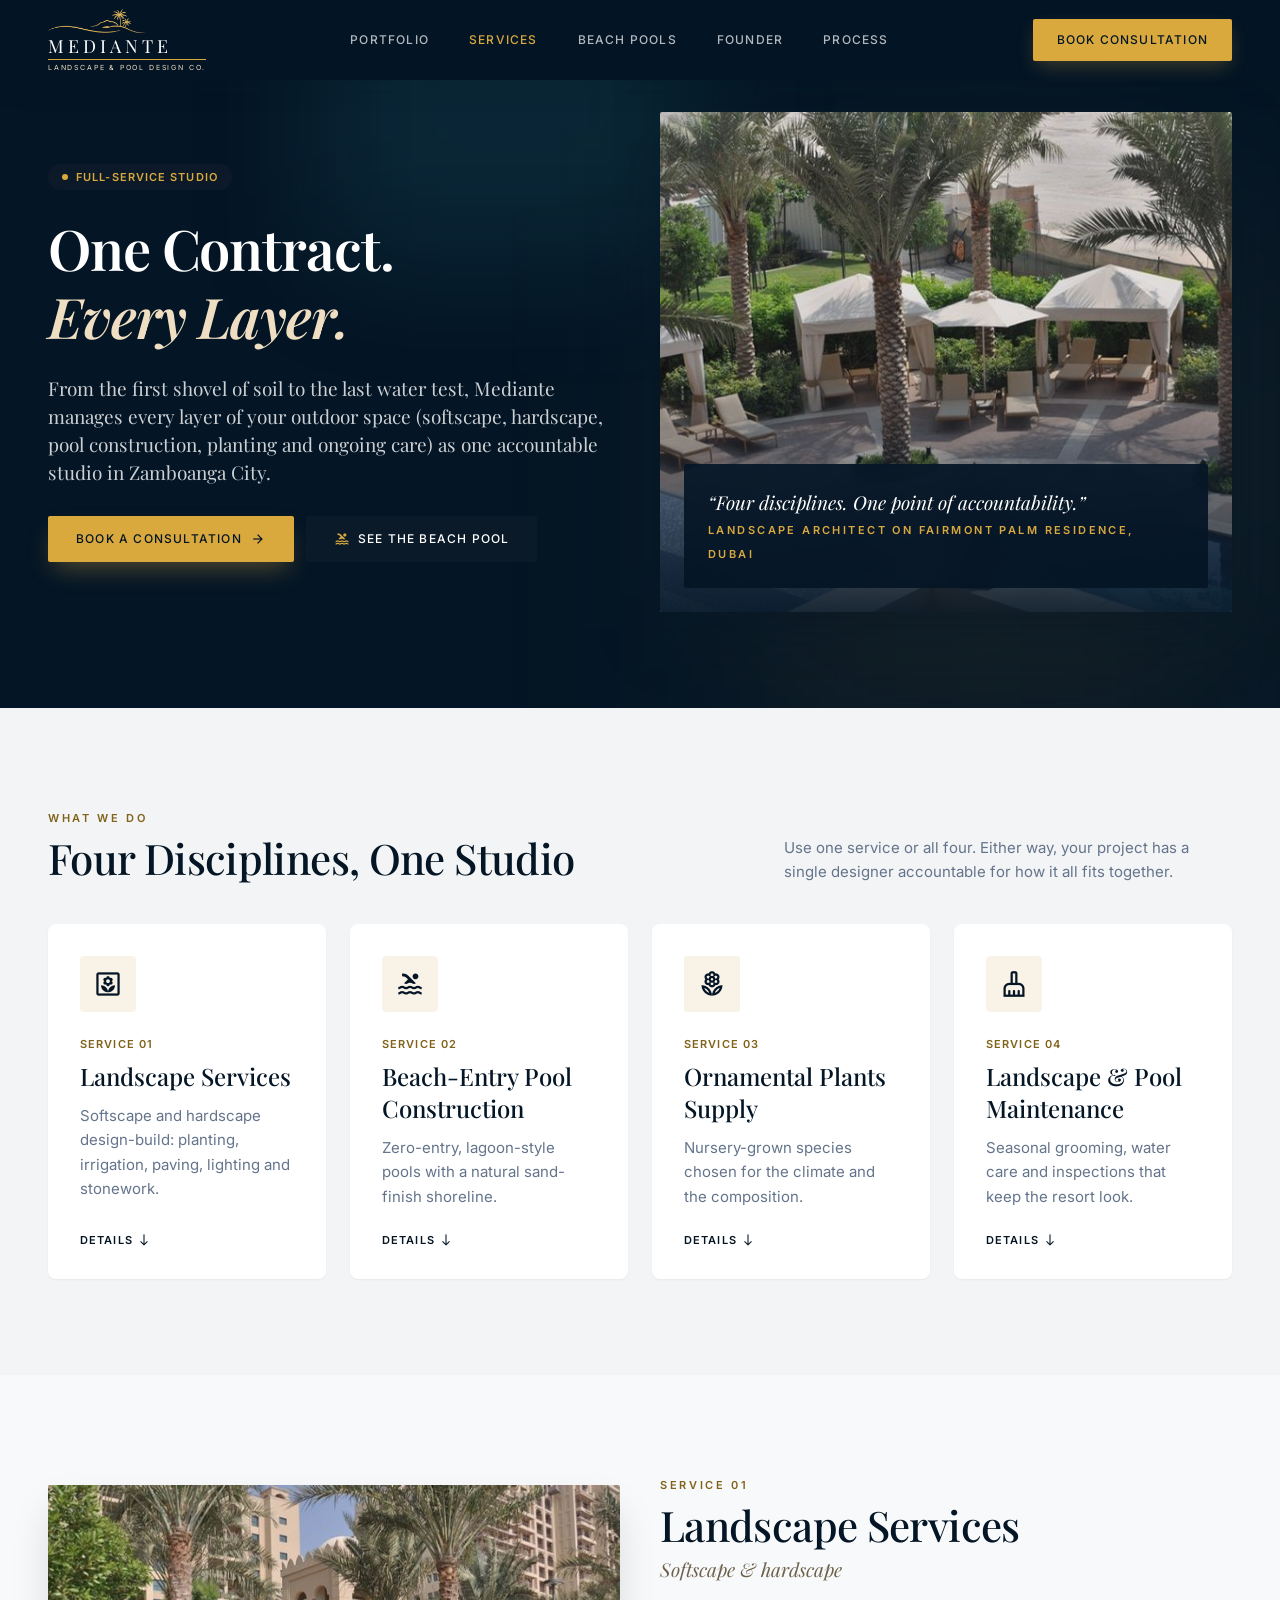
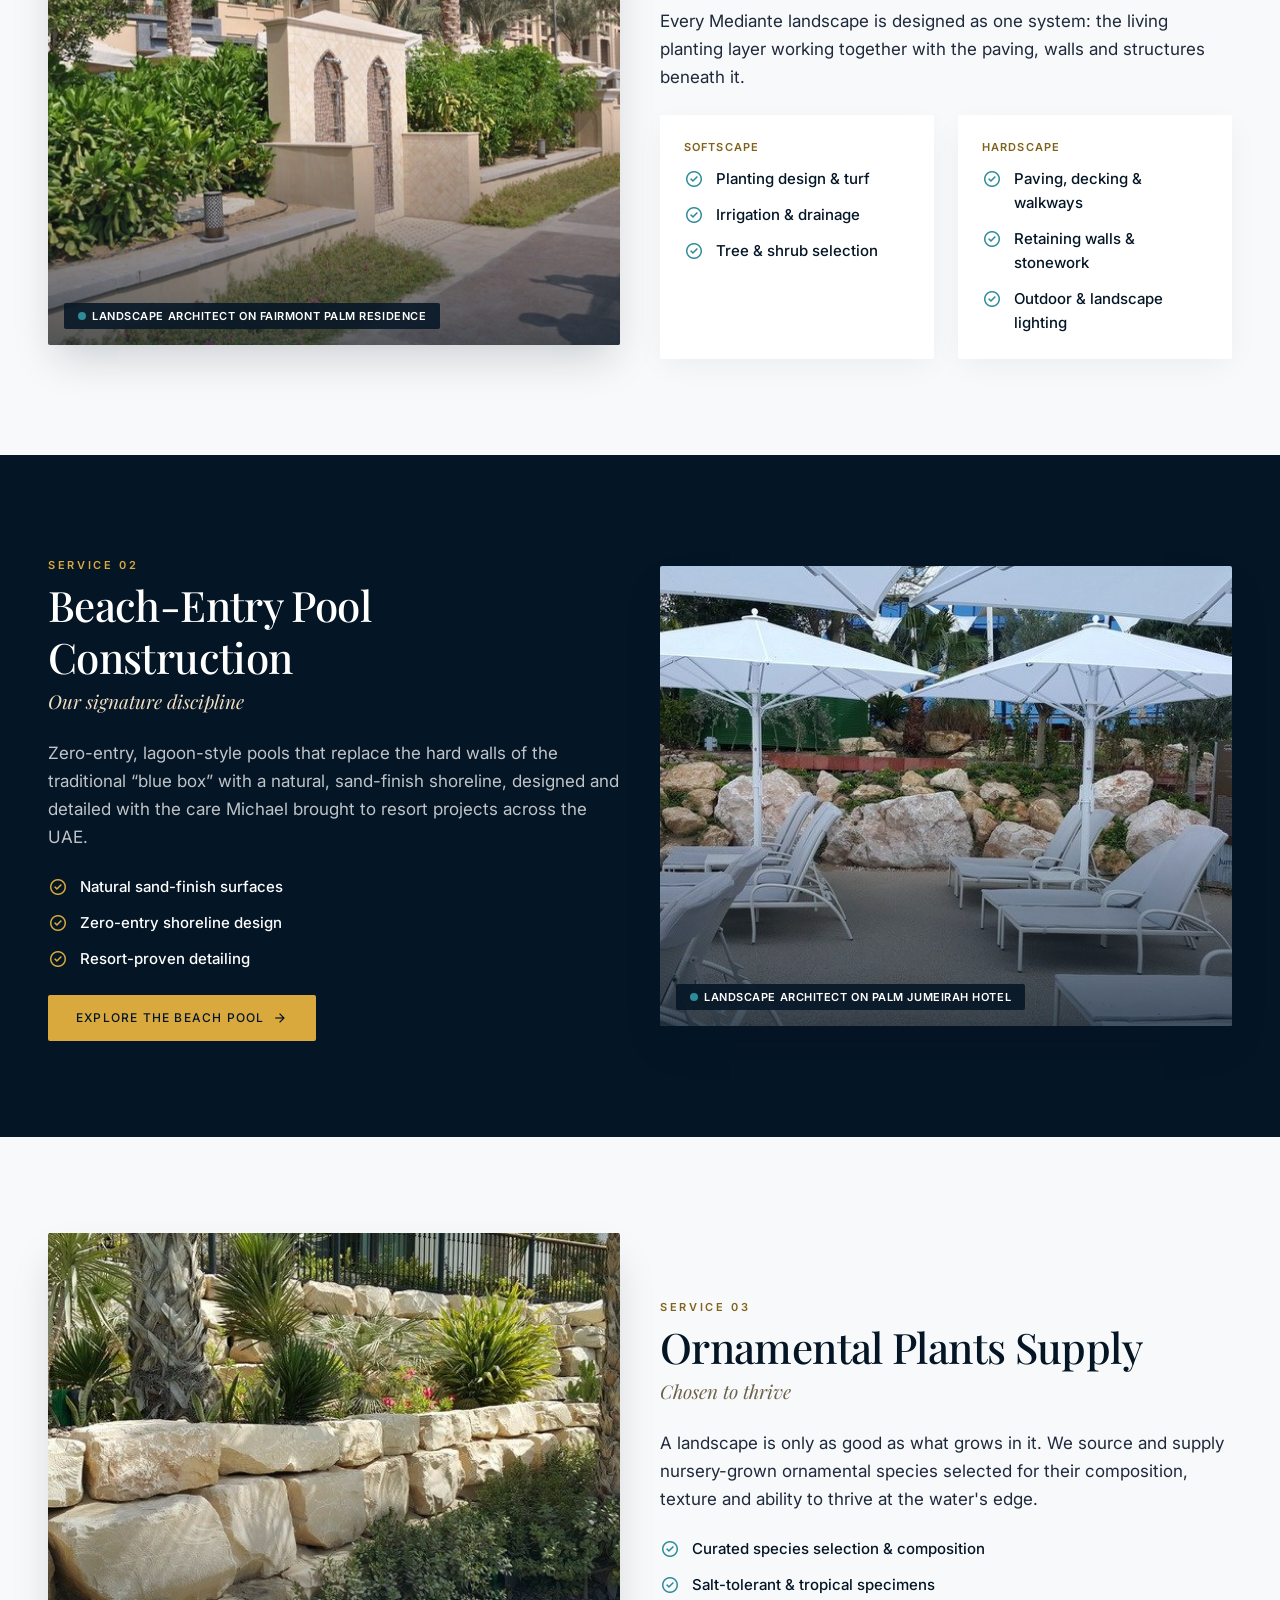
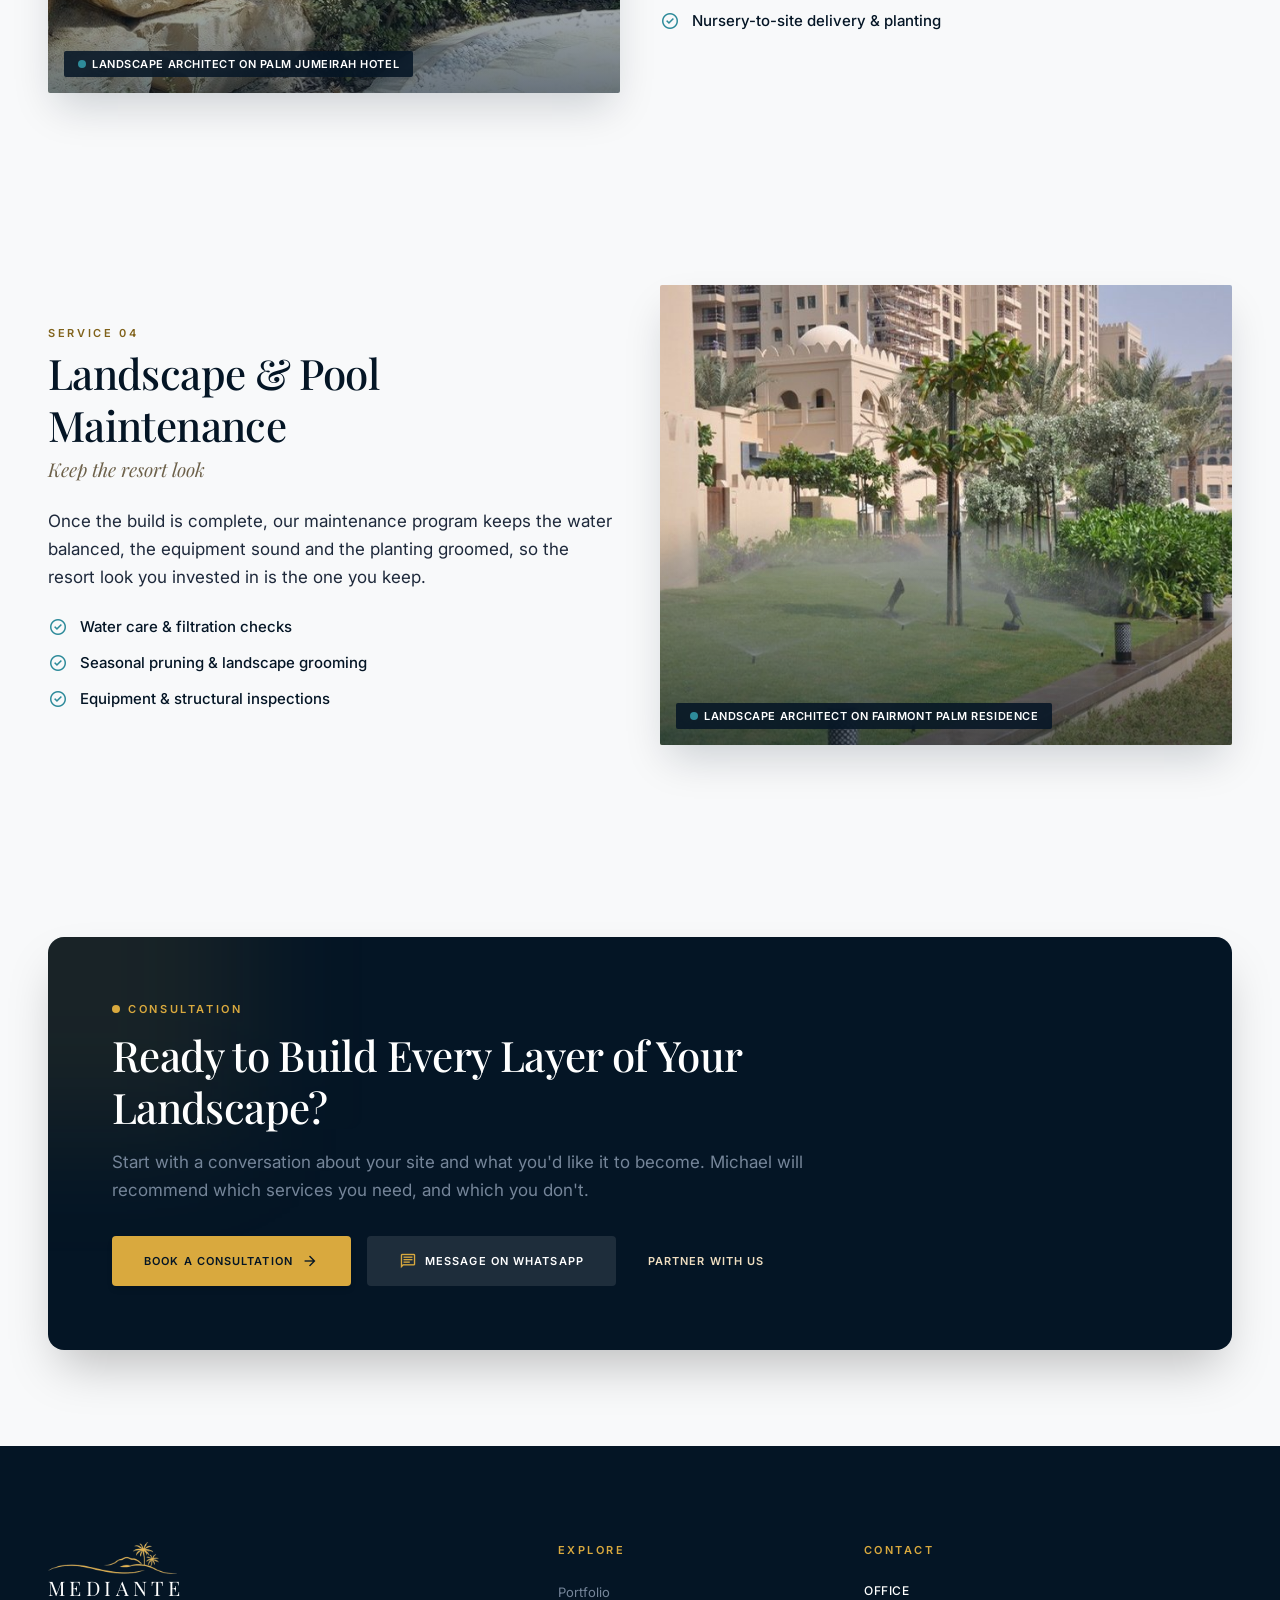
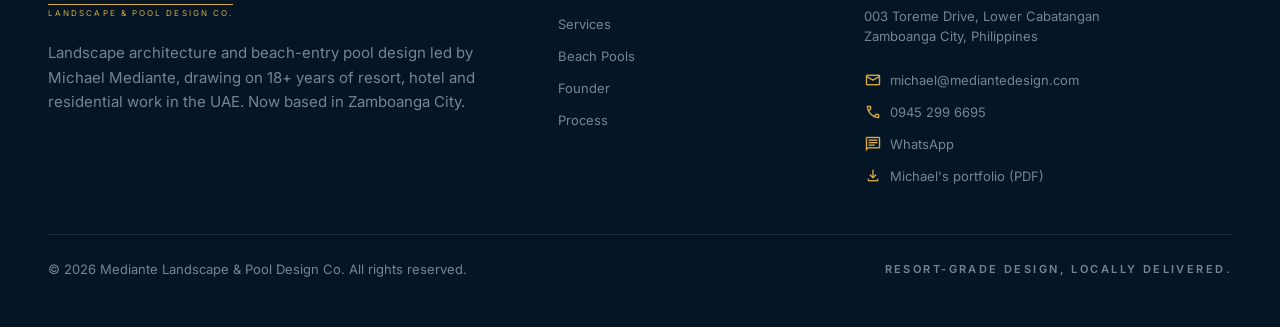
<file: services.html>
<!DOCTYPE html>

<html lang="en"><head>
<meta charset="utf-8"/>
<meta name="viewport" content="width=device-width, initial-scale=1.0"/>
<title>Landscaping, Pools &amp; Maintenance in Zamboanga City | Mediante</title>
<meta name="description" content="Landscape design-build, beach-entry pool construction, ornamental plant supply and maintenance in Zamboanga City, led by landscape architect Michael Mediante."/>
<meta name="theme-color" content="#041525"/>
<link rel="icon" href="/favicon.ico" sizes="48x48"/>
<link rel="icon" type="image/png" sizes="32x32" href="/assets/images/favicon-32.png"/>
<link rel="apple-touch-icon" href="/assets/images/apple-touch-icon.png"/>
<link rel="canonical" href="https://mediantedesign.com/services.html"/>
<meta property="og:type" content="website"/>
<meta property="og:site_name" content="Mediante Landscape &amp; Pool Design Co."/>
<meta property="og:title" content="Landscaping, Pools &amp; Maintenance in Zamboanga City | Mediante"/>
<meta property="og:description" content="Landscape design-build, beach-entry pool construction, ornamental plant supply and maintenance in Zamboanga City, led by landscape architect Michael Mediante."/>
<meta property="og:url" content="https://mediantedesign.com/services.html"/>
<meta property="og:image" content="https://mediantedesign.com/assets/images/og-image.jpg"/>
<meta property="og:image:width" content="1200"/>
<meta property="og:image:height" content="630"/>
<meta name="twitter:card" content="summary_large_image"/>
<script type="application/ld+json">{"@context": "https://schema.org", "@type": "HomeAndConstructionBusiness", "name": "Mediante Landscape & Pool Design Co.", "url": "https://mediantedesign.com/", "logo": "https://mediantedesign.com/assets/images/mediante-emblem.png", "image": "https://mediantedesign.com/assets/images/og-image.jpg", "description": "Landscape design-build and beach-entry pools in Zamboanga City, led by landscape architect Michael Mediante.", "telephone": "+639452996695", "email": "michael@mediantedesign.com", "address": {"@type": "PostalAddress", "streetAddress": "003 Toreme Drive, Lower Cabatangan", "addressLocality": "Zamboanga City", "addressCountry": "PH"}, "areaServed": {"@type": "City", "name": "Zamboanga City"}, "founder": {"@type": "Person", "name": "Michael Mediante", "jobTitle": "Landscape Architect"}}</script>
<link rel="preconnect" href="https://fonts.googleapis.com"/>
<link rel="preconnect" href="https://fonts.gstatic.com" crossorigin=""/>
<link href="https://fonts.googleapis.com/css2?family=Inter:wght@300;400;500;600;700&amp;family=Playfair+Display:ital,wght@0,400;0,500;0,600;0,700;1,400&amp;display=swap" rel="stylesheet"/>
<link href="https://fonts.googleapis.com/css2?family=Material+Symbols+Outlined:opsz,wght,FILL,GRAD@24,400,0,0&amp;icon_names=architecture,arrow_forward,calendar_month,call,chat,check_circle,chevron_right,cleaning_services,close,construction,deck,description,domain,download,eco,format_quote,home,landscape,local_fire_department,local_florist,location_on,mail,menu,north_east,palette,photo_library,pool,route,south,spa,terrain,verified,view_in_ar,water_lock,water_voc,waves,wb_sunny,wine_bar,yard&amp;display=block" rel="stylesheet"/>
<link href="assets/css/site.css" rel="stylesheet"/>
</head>
<body class="bg-surface font-body-md text-on-surface antialiased selection:bg-champagne-gold selection:text-ocean-navy-deep">
<header class="fixed top-0 inset-x-0 z-50 bg-ocean-navy-deep/95 backdrop-blur-xl shadow-[0_4px_30px_rgba(4,21,37,0.12)]">
<div class="h-20 max-w-[1320px] mx-auto px-6 lg:px-12 flex items-center justify-between">
<a class="flex flex-col" href="index.html" aria-label="Mediante Landscape &amp; Pool Design Co. home">
<img alt="" class="h-6 w-auto self-start" src="assets/images/mediante-emblem.png"/>
<span class="font-headline-md text-[18px] leading-none tracking-[0.22em] text-pure-white mt-1">MEDIANTE</span>
<span class="mt-1 border-t border-champagne-gold pt-1 font-label-sm text-[7px] leading-none tracking-[0.26em] text-sand-light">LANDSCAPE &amp; POOL DESIGN CO.</span>
</a>
<nav class="hidden lg:flex items-center gap-space-lg" aria-label="Main">
<a class="font-label-md text-label-md uppercase tracking-widest text-pure-white/70 hover:text-champagne-gold transition-colors" href="index.html#portfolio">Portfolio</a>
<a class="font-label-md text-label-md uppercase tracking-widest text-champagne-gold transition-colors" href="services.html" aria-current="page">Services</a>
<a class="font-label-md text-label-md uppercase tracking-widest text-pure-white/70 hover:text-champagne-gold transition-colors" href="beach-pool.html">Beach Pools</a>
<a class="font-label-md text-label-md uppercase tracking-widest text-pure-white/70 hover:text-champagne-gold transition-colors" href="founder-story.html">Founder</a>
<a class="font-label-md text-label-md uppercase tracking-widest text-pure-white/70 hover:text-champagne-gold transition-colors" href="beach-pool.html#process">Process</a>
</nav>
<div class="flex items-center gap-3">
<a class="hidden sm:inline-flex items-center justify-center font-label-md text-label-md uppercase tracking-widest bg-champagne-gold text-ocean-navy-deep px-6 py-3 rounded hover:bg-sand-light transition-all shadow-[0_8px_20px_-4px_rgba(217,169,62,0.3)]" href="https://calendly.com/michael-mediantedesign/30min" target="_blank" rel="noopener">Book Consultation</a>
<a class="sm:hidden w-11 h-11 flex items-center justify-center rounded bg-champagne-gold text-ocean-navy-deep" href="https://wa.me/639452996695" target="_blank" rel="noopener" aria-label="Message Mediante on WhatsApp"><span class="material-symbols-outlined text-[22px]" aria-hidden="true">chat</span></a>
<details class="lg:hidden relative group">
<summary class="list-none cursor-pointer w-11 h-11 flex items-center justify-center rounded text-pure-white hover:bg-pure-white/10 [&amp;::-webkit-details-marker]:hidden" aria-label="Open menu">
<span class="flex group-open:hidden"><span class="material-symbols-outlined text-[26px]">menu</span></span>
<span class="hidden group-open:flex"><span class="material-symbols-outlined text-[26px]">close</span></span>
</summary>
<div class="absolute right-0 top-14 w-72 bg-ocean-navy-deep rounded shadow-2xl px-6 py-4">
<a class="block py-3 font-label-md text-label-md uppercase tracking-widest text-pure-white/70 hover:text-champagne-gold border-b border-pure-white/10" href="index.html#portfolio">Portfolio</a>
<a class="block py-3 font-label-md text-label-md uppercase tracking-widest text-champagne-gold border-b border-pure-white/10" href="services.html" aria-current="page">Services</a>
<a class="block py-3 font-label-md text-label-md uppercase tracking-widest text-pure-white/70 hover:text-champagne-gold border-b border-pure-white/10" href="beach-pool.html">Beach Pools</a>
<a class="block py-3 font-label-md text-label-md uppercase tracking-widest text-pure-white/70 hover:text-champagne-gold border-b border-pure-white/10" href="founder-story.html">Founder</a>
<a class="block py-3 font-label-md text-label-md uppercase tracking-widest text-pure-white/70 hover:text-champagne-gold border-b border-pure-white/10" href="beach-pool.html#process">Process</a>
<a class="mt-4 flex items-center justify-center font-label-md text-label-md uppercase tracking-widest bg-champagne-gold text-ocean-navy-deep px-6 py-3 rounded" href="https://calendly.com/michael-mediantedesign/30min" target="_blank" rel="noopener">Book Consultation</a>
<a class="mt-2 flex items-center justify-center gap-2 font-label-md text-label-md uppercase tracking-widest bg-pure-white/10 text-pure-white px-6 py-3 rounded" href="https://wa.me/639452996695" target="_blank" rel="noopener"><span class="material-symbols-outlined text-[18px] text-champagne-gold" aria-hidden="true">chat</span>WhatsApp</a>
</div>
</details>
</div>
</div>
</header>
<main class="w-full pt-20 bg-surface">
<section class="relative w-full bg-ocean-navy-deep text-pure-white overflow-hidden -mt-20 pt-28 pb-space-xl lg:pb-margin-lg">
<div class="absolute -top-32 left-1/4 w-96 h-96 rounded-full bg-lagoon-aqua/15 blur-3xl pointer-events-none"></div>
<div class="absolute bottom-0 right-10 w-[500px] h-[500px] rounded-full bg-champagne-gold/10 blur-[120px] pointer-events-none"></div>
<div class="max-w-[1320px] mx-auto px-6 lg:px-12 relative z-10">
<div class="grid grid-cols-1 lg:grid-cols-12 gap-gutter-lg items-center">
<div class="lg:col-span-6 space-y-space-md">
<span class="inline-flex items-center gap-2 font-label-sm text-label-sm uppercase tracking-widest text-champagne-gold bg-ocean-navy-subtle/80 px-3.5 py-1.5 rounded-full"><span class="w-1.5 h-1.5 rounded-full bg-champagne-gold animate-pulse"></span>Full-Service Studio</span>
<h1 class="font-display-hero text-display-hero-mobile md:text-display-hero tracking-tight text-pure-white">One Contract. <br class="hidden sm:inline"/><span class="text-sand-light italic">Every Layer.</span></h1>
<p class="font-subhead-serif text-subhead-serif text-pure-white/80 max-w-xl">From the first shovel of soil to the last water test, Mediante manages every layer of your outdoor space (softscape, hardscape, pool construction, planting and ongoing care) as one accountable studio in Zamboanga City.</p>
<div class="flex flex-col sm:flex-row gap-space-sm pt-space-xs">
<a class="inline-flex items-center justify-center gap-2 font-label-md text-label-md uppercase tracking-widest bg-champagne-gold text-ocean-navy-deep px-7 py-3.5 rounded hover:bg-sand-light transition-all shadow-[0_12px_24px_-6px_rgba(217,169,62,0.35)]" href="https://calendly.com/michael-mediantedesign/30min" target="_blank" rel="noopener"><span>Book a Consultation</span><span class="material-symbols-outlined text-[16px]" aria-hidden="true">arrow_forward</span></a>
<a class="inline-flex items-center justify-center gap-2 font-label-md text-label-md uppercase tracking-widest bg-ocean-navy-subtle/90 hover:bg-slate-charcoal text-pure-white px-7 py-3.5 rounded transition-all" href="beach-pool.html"><span class="material-symbols-outlined text-[16px] text-champagne-gold" aria-hidden="true">pool</span><span>See the Beach Pool</span></a>
</div>
</div>
<div class="lg:col-span-6 relative">
<div class="relative w-full rounded overflow-hidden shadow-[0_24px_60px_-12px_rgba(4,21,37,0.5)] h-[340px] sm:h-[420px] lg:h-[500px]">
<img alt="Shaded cabanas, palms and a pool terrace in the landscaped gardens of the Fairmont Palm Residence, Dubai" class="w-full h-full object-cover" src="assets/images/portfolio/fairmont-palm-cabanas-pool.jpg" fetchpriority="high"/>
<div class="absolute inset-0 bg-gradient-to-t from-ocean-navy-deep/90 via-ocean-navy-deep/10 to-transparent"></div>
<div class="absolute bottom-4 left-4 right-4 sm:bottom-6 sm:left-6 sm:right-6 bg-ocean-navy-deep/90 backdrop-blur-xl p-space-md rounded">
<p class="font-subhead-serif text-subhead-serif italic text-pure-white">“Four disciplines. One point of accountability.”</p>
<span class="font-eyebrow-caps text-eyebrow-caps uppercase text-champagne-gold">Landscape architect on Fairmont Palm Residence, Dubai</span>
</div>
</div>
</div>
</div>
</div>
</section>
<section class="w-full bg-surface-container-low py-space-xl lg:py-margin-lg">
<div class="max-w-[1320px] mx-auto px-6 lg:px-12">
<div class="flex flex-col md:flex-row md:items-end justify-between mb-space-lg gap-space-sm">
<div>
<span class="font-eyebrow-caps text-eyebrow-caps uppercase text-champagne-gold tracking-[0.24em]">What We Do</span>
<h2 class="font-headline-xl text-headline-xl-mobile md:text-headline-xl text-ocean-navy-deep mt-1">Four Disciplines, One Studio</h2>
</div>
<p class="font-body-md text-body-md text-slate-muted max-w-md">Use one service or all four. Either way, your project has a single designer accountable for how it all fits together.</p>
</div>
<div class="grid grid-cols-1 md:grid-cols-2 lg:grid-cols-4 gap-gutter">
<a class="group bg-surface-container-lowest p-8 rounded-xl shadow-sm hover:shadow-md transition-all flex flex-col justify-between" href="#landscape-services">
<div>
<div class="w-14 h-14 rounded-lg bg-sand-light/40 flex items-center justify-center mb-6"><span class="material-symbols-outlined text-ocean-navy-deep text-[28px]" aria-hidden="true">yard</span></div>
<span class="font-eyebrow-caps text-eyebrow-caps text-champagne-gold tracking-widest uppercase block mb-2">Service 01</span>
<h3 class="font-headline-md text-headline-md text-ocean-navy-deep mb-3">Landscape Services</h3>
<p class="font-body-md text-body-md text-slate-muted leading-relaxed">Softscape and hardscape design-build: planting, irrigation, paving, lighting and stonework.</p>
</div>
<span class="mt-6 inline-flex items-center gap-1 font-label-sm text-label-sm uppercase tracking-widest text-ocean-navy-deep group-hover:text-champagne-gold transition-colors">Details <span class="material-symbols-outlined text-[14px]" aria-hidden="true">south</span></span>
</a>
<a class="group bg-surface-container-lowest p-8 rounded-xl shadow-sm hover:shadow-md transition-all flex flex-col justify-between" href="#beach-entry-pool">
<div>
<div class="w-14 h-14 rounded-lg bg-sand-light/40 flex items-center justify-center mb-6"><span class="material-symbols-outlined text-ocean-navy-deep text-[28px]" aria-hidden="true">pool</span></div>
<span class="font-eyebrow-caps text-eyebrow-caps text-champagne-gold tracking-widest uppercase block mb-2">Service 02</span>
<h3 class="font-headline-md text-headline-md text-ocean-navy-deep mb-3">Beach-Entry Pool Construction</h3>
<p class="font-body-md text-body-md text-slate-muted leading-relaxed">Zero-entry, lagoon-style pools with a natural sand-finish shoreline.</p>
</div>
<span class="mt-6 inline-flex items-center gap-1 font-label-sm text-label-sm uppercase tracking-widest text-ocean-navy-deep group-hover:text-champagne-gold transition-colors">Details <span class="material-symbols-outlined text-[14px]" aria-hidden="true">south</span></span>
</a>
<a class="group bg-surface-container-lowest p-8 rounded-xl shadow-sm hover:shadow-md transition-all flex flex-col justify-between" href="#ornamental-plants">
<div>
<div class="w-14 h-14 rounded-lg bg-sand-light/40 flex items-center justify-center mb-6"><span class="material-symbols-outlined text-ocean-navy-deep text-[28px]" aria-hidden="true">local_florist</span></div>
<span class="font-eyebrow-caps text-eyebrow-caps text-champagne-gold tracking-widest uppercase block mb-2">Service 03</span>
<h3 class="font-headline-md text-headline-md text-ocean-navy-deep mb-3">Ornamental Plants Supply</h3>
<p class="font-body-md text-body-md text-slate-muted leading-relaxed">Nursery-grown species chosen for the climate and the composition.</p>
</div>
<span class="mt-6 inline-flex items-center gap-1 font-label-sm text-label-sm uppercase tracking-widest text-ocean-navy-deep group-hover:text-champagne-gold transition-colors">Details <span class="material-symbols-outlined text-[14px]" aria-hidden="true">south</span></span>
</a>
<a class="group bg-surface-container-lowest p-8 rounded-xl shadow-sm hover:shadow-md transition-all flex flex-col justify-between" href="#maintenance">
<div>
<div class="w-14 h-14 rounded-lg bg-sand-light/40 flex items-center justify-center mb-6"><span class="material-symbols-outlined text-ocean-navy-deep text-[28px]" aria-hidden="true">cleaning_services</span></div>
<span class="font-eyebrow-caps text-eyebrow-caps text-champagne-gold tracking-widest uppercase block mb-2">Service 04</span>
<h3 class="font-headline-md text-headline-md text-ocean-navy-deep mb-3">Landscape &amp; Pool Maintenance</h3>
<p class="font-body-md text-body-md text-slate-muted leading-relaxed">Seasonal grooming, water care and inspections that keep the resort look.</p>
</div>
<span class="mt-6 inline-flex items-center gap-1 font-label-sm text-label-sm uppercase tracking-widest text-ocean-navy-deep group-hover:text-champagne-gold transition-colors">Details <span class="material-symbols-outlined text-[14px]" aria-hidden="true">south</span></span>
</a>
</div>
</div>
</section>
<section class="w-full bg-surface-bright py-space-xl lg:py-margin-lg" id="landscape-services">
<div class="max-w-[1320px] mx-auto px-6 lg:px-12">
<div class="grid grid-cols-1 lg:grid-cols-12 gap-gutter-lg items-center">
<div class="lg:col-span-6 relative ">
<div class="relative w-full h-[340px] sm:h-[460px] rounded overflow-hidden shadow-[0_20px_40px_-8px_rgba(4,21,37,0.18)]">
<img alt="Planted garden beds, palms and a paved walkway at the Fairmont Palm Residence, Dubai" class="w-full h-full object-cover" src="assets/images/portfolio/fairmont-palm-garden-walkway.jpg" loading="lazy"/>
<div class="absolute inset-0 bg-gradient-to-t from-ocean-navy-deep/60 via-transparent to-transparent"></div>
<span class="absolute bottom-4 left-4 bg-ocean-navy-deep/85 backdrop-blur-md px-3.5 py-1.5 rounded font-label-sm text-label-sm uppercase tracking-wider text-pure-white flex items-center gap-1.5"><span class="w-2 h-2 rounded-full bg-lagoon-aqua"></span>Landscape architect on Fairmont Palm Residence</span>
</div>
</div>
<div class="lg:col-span-6 space-y-space-md">
<div>
<span class="font-eyebrow-caps text-eyebrow-caps uppercase text-champagne-gold tracking-[0.24em]">Service 01</span>
<h2 class="font-headline-xl text-headline-xl-mobile md:text-headline-xl text-ocean-navy-deep mt-1">Landscape Services</h2>
<p class="font-subhead-serif text-subhead-serif italic text-bronze-taupe mt-1">Softscape &amp; hardscape</p>
</div>
<p class="font-body-lg text-body-lg text-slate-charcoal">Every Mediante landscape is designed as one system: the living planting layer working together with the paving, walls and structures beneath it.</p>
<div class="grid grid-cols-1 sm:grid-cols-2 gap-gutter"><div class="bg-surface-container-lowest rounded p-space-md shadow-[0_8px_30px_-4px_rgba(4,21,37,0.06)]">
<p class="font-eyebrow-caps text-eyebrow-caps uppercase tracking-widest text-champagne-gold mb-space-sm">Softscape</p>
<ul class="space-y-space-sm"><li class="flex items-start gap-3"><span class="material-symbols-outlined text-lagoon-aqua text-[20px] mt-0.5" aria-hidden="true">check_circle</span><span class="font-body-md text-body-md text-ocean-navy-deep font-medium">Planting design &amp; turf</span></li><li class="flex items-start gap-3"><span class="material-symbols-outlined text-lagoon-aqua text-[20px] mt-0.5" aria-hidden="true">check_circle</span><span class="font-body-md text-body-md text-ocean-navy-deep font-medium">Irrigation &amp; drainage</span></li><li class="flex items-start gap-3"><span class="material-symbols-outlined text-lagoon-aqua text-[20px] mt-0.5" aria-hidden="true">check_circle</span><span class="font-body-md text-body-md text-ocean-navy-deep font-medium">Tree &amp; shrub selection</span></li></ul>
</div><div class="bg-surface-container-lowest rounded p-space-md shadow-[0_8px_30px_-4px_rgba(4,21,37,0.06)]">
<p class="font-eyebrow-caps text-eyebrow-caps uppercase tracking-widest text-champagne-gold mb-space-sm">Hardscape</p>
<ul class="space-y-space-sm"><li class="flex items-start gap-3"><span class="material-symbols-outlined text-lagoon-aqua text-[20px] mt-0.5" aria-hidden="true">check_circle</span><span class="font-body-md text-body-md text-ocean-navy-deep font-medium">Paving, decking &amp; walkways</span></li><li class="flex items-start gap-3"><span class="material-symbols-outlined text-lagoon-aqua text-[20px] mt-0.5" aria-hidden="true">check_circle</span><span class="font-body-md text-body-md text-ocean-navy-deep font-medium">Retaining walls &amp; stonework</span></li><li class="flex items-start gap-3"><span class="material-symbols-outlined text-lagoon-aqua text-[20px] mt-0.5" aria-hidden="true">check_circle</span><span class="font-body-md text-body-md text-ocean-navy-deep font-medium">Outdoor &amp; landscape lighting</span></li></ul>
</div></div>

</div>
</div>
</div>
</section>
<section class="w-full bg-ocean-navy-deep text-pure-white py-space-xl lg:py-margin-lg" id="beach-entry-pool">
<div class="max-w-[1320px] mx-auto px-6 lg:px-12">
<div class="grid grid-cols-1 lg:grid-cols-12 gap-gutter-lg items-center">
<div class="lg:col-span-6 relative lg:order-2">
<div class="relative w-full h-[340px] sm:h-[460px] rounded overflow-hidden shadow-[0_20px_40px_-8px_rgba(4,21,37,0.18)]">
<img alt="Loungers and umbrellas beside natural rockwork at the Palm Jumeirah Hotel family pool, Dubai" class="w-full h-full object-cover" src="assets/images/portfolio/palm-jumeirah-family-pool-rockwork.jpg" loading="lazy"/>
<div class="absolute inset-0 bg-gradient-to-t from-ocean-navy-deep/60 via-transparent to-transparent"></div>
<span class="absolute bottom-4 left-4 bg-ocean-navy-deep/85 backdrop-blur-md px-3.5 py-1.5 rounded font-label-sm text-label-sm uppercase tracking-wider text-pure-white flex items-center gap-1.5"><span class="w-2 h-2 rounded-full bg-lagoon-aqua"></span>Landscape architect on Palm Jumeirah Hotel</span>
</div>
</div>
<div class="lg:col-span-6 space-y-space-md">
<div>
<span class="font-eyebrow-caps text-eyebrow-caps uppercase text-champagne-gold tracking-[0.24em]">Service 02</span>
<h2 class="font-headline-xl text-headline-xl-mobile md:text-headline-xl text-pure-white mt-1">Beach-Entry Pool Construction</h2>
<p class="font-subhead-serif text-subhead-serif italic text-sand-light mt-1">Our signature discipline</p>
</div>
<p class="font-body-lg text-body-lg text-pure-white/75">Zero-entry, lagoon-style pools that replace the hard walls of the traditional “blue box” with a natural, sand-finish shoreline, designed and detailed with the care Michael brought to resort projects across the UAE.</p>
<ul class="space-y-space-sm"><li class="flex items-start gap-3"><span class="material-symbols-outlined text-champagne-gold text-[20px] mt-0.5" aria-hidden="true">check_circle</span><span class="font-body-md text-body-md text-pure-white font-medium">Natural sand-finish surfaces</span></li><li class="flex items-start gap-3"><span class="material-symbols-outlined text-champagne-gold text-[20px] mt-0.5" aria-hidden="true">check_circle</span><span class="font-body-md text-body-md text-pure-white font-medium">Zero-entry shoreline design</span></li><li class="flex items-start gap-3"><span class="material-symbols-outlined text-champagne-gold text-[20px] mt-0.5" aria-hidden="true">check_circle</span><span class="font-body-md text-body-md text-pure-white font-medium">Resort-proven detailing</span></li></ul>
<a class="inline-flex items-center gap-2 font-label-md text-label-md uppercase tracking-widest bg-champagne-gold text-ocean-navy-deep px-7 py-3.5 rounded hover:bg-sand-light transition-all" href="beach-pool.html"><span>Explore the Beach Pool</span><span class="material-symbols-outlined text-[16px]" aria-hidden="true">arrow_forward</span></a>
</div>
</div>
</div>
</section>
<section class="w-full bg-ivory-base py-space-xl lg:py-margin-lg" id="ornamental-plants">
<div class="max-w-[1320px] mx-auto px-6 lg:px-12">
<div class="grid grid-cols-1 lg:grid-cols-12 gap-gutter-lg items-center">
<div class="lg:col-span-6 relative ">
<div class="relative w-full h-[340px] sm:h-[460px] rounded overflow-hidden shadow-[0_20px_40px_-8px_rgba(4,21,37,0.18)]">
<img alt="Lush ornamental planting cascading over natural stone retaining walls at the Palm Jumeirah Hotel" class="w-full h-full object-cover" src="assets/images/portfolio/palm-jumeirah-planted-retaining-wall.jpg" loading="lazy"/>
<div class="absolute inset-0 bg-gradient-to-t from-ocean-navy-deep/60 via-transparent to-transparent"></div>
<span class="absolute bottom-4 left-4 bg-ocean-navy-deep/85 backdrop-blur-md px-3.5 py-1.5 rounded font-label-sm text-label-sm uppercase tracking-wider text-pure-white flex items-center gap-1.5"><span class="w-2 h-2 rounded-full bg-lagoon-aqua"></span>Landscape architect on Palm Jumeirah Hotel</span>
</div>
</div>
<div class="lg:col-span-6 space-y-space-md">
<div>
<span class="font-eyebrow-caps text-eyebrow-caps uppercase text-champagne-gold tracking-[0.24em]">Service 03</span>
<h2 class="font-headline-xl text-headline-xl-mobile md:text-headline-xl text-ocean-navy-deep mt-1">Ornamental Plants Supply</h2>
<p class="font-subhead-serif text-subhead-serif italic text-bronze-taupe mt-1">Chosen to thrive</p>
</div>
<p class="font-body-lg text-body-lg text-slate-charcoal">A landscape is only as good as what grows in it. We source and supply nursery-grown ornamental species selected for their composition, texture and ability to thrive at the water's edge.</p>
<ul class="space-y-space-sm"><li class="flex items-start gap-3"><span class="material-symbols-outlined text-lagoon-aqua text-[20px] mt-0.5" aria-hidden="true">check_circle</span><span class="font-body-md text-body-md text-ocean-navy-deep font-medium">Curated species selection &amp; composition</span></li><li class="flex items-start gap-3"><span class="material-symbols-outlined text-lagoon-aqua text-[20px] mt-0.5" aria-hidden="true">check_circle</span><span class="font-body-md text-body-md text-ocean-navy-deep font-medium">Salt-tolerant &amp; tropical specimens</span></li><li class="flex items-start gap-3"><span class="material-symbols-outlined text-lagoon-aqua text-[20px] mt-0.5" aria-hidden="true">check_circle</span><span class="font-body-md text-body-md text-ocean-navy-deep font-medium">Nursery-to-site delivery &amp; planting</span></li></ul>

</div>
</div>
</div>
</section>
<section class="w-full bg-surface-bright py-space-xl lg:py-margin-lg" id="maintenance">
<div class="max-w-[1320px] mx-auto px-6 lg:px-12">
<div class="grid grid-cols-1 lg:grid-cols-12 gap-gutter-lg items-center">
<div class="lg:col-span-6 relative lg:order-2">
<div class="relative w-full h-[340px] sm:h-[460px] rounded overflow-hidden shadow-[0_20px_40px_-8px_rgba(4,21,37,0.18)]">
<img alt="Irrigation sprinklers watering a lawn and young trees in the gardens of the Fairmont Palm Residence" class="w-full h-full object-cover" src="assets/images/portfolio/fairmont-palm-lawn-irrigation.jpg" loading="lazy"/>
<div class="absolute inset-0 bg-gradient-to-t from-ocean-navy-deep/60 via-transparent to-transparent"></div>
<span class="absolute bottom-4 left-4 bg-ocean-navy-deep/85 backdrop-blur-md px-3.5 py-1.5 rounded font-label-sm text-label-sm uppercase tracking-wider text-pure-white flex items-center gap-1.5"><span class="w-2 h-2 rounded-full bg-lagoon-aqua"></span>Landscape architect on Fairmont Palm Residence</span>
</div>
</div>
<div class="lg:col-span-6 space-y-space-md">
<div>
<span class="font-eyebrow-caps text-eyebrow-caps uppercase text-champagne-gold tracking-[0.24em]">Service 04</span>
<h2 class="font-headline-xl text-headline-xl-mobile md:text-headline-xl text-ocean-navy-deep mt-1">Landscape &amp; Pool Maintenance</h2>
<p class="font-subhead-serif text-subhead-serif italic text-bronze-taupe mt-1">Keep the resort look</p>
</div>
<p class="font-body-lg text-body-lg text-slate-charcoal">Once the build is complete, our maintenance program keeps the water balanced, the equipment sound and the planting groomed, so the resort look you invested in is the one you keep.</p>
<ul class="space-y-space-sm"><li class="flex items-start gap-3"><span class="material-symbols-outlined text-lagoon-aqua text-[20px] mt-0.5" aria-hidden="true">check_circle</span><span class="font-body-md text-body-md text-ocean-navy-deep font-medium">Water care &amp; filtration checks</span></li><li class="flex items-start gap-3"><span class="material-symbols-outlined text-lagoon-aqua text-[20px] mt-0.5" aria-hidden="true">check_circle</span><span class="font-body-md text-body-md text-ocean-navy-deep font-medium">Seasonal pruning &amp; landscape grooming</span></li><li class="flex items-start gap-3"><span class="material-symbols-outlined text-lagoon-aqua text-[20px] mt-0.5" aria-hidden="true">check_circle</span><span class="font-body-md text-body-md text-ocean-navy-deep font-medium">Equipment &amp; structural inspections</span></li></ul>

</div>
</div>
</div>
</section>
<section class="w-full bg-surface py-space-xl lg:py-margin-lg" id="book">
<div class="max-w-[1320px] mx-auto px-6 lg:px-12">
<div class="relative w-full bg-ocean-navy-deep text-pure-white rounded-2xl p-8 lg:p-16 shadow-2xl overflow-hidden">
<div class="absolute -top-32 -left-32 w-80 h-80 rounded-full bg-champagne-gold/10 blur-3xl pointer-events-none"></div>
<div class="relative z-10 max-w-3xl">
<div class="flex items-center gap-2 mb-3"><span class="w-2 h-2 rounded-full bg-champagne-gold"></span><span class="font-eyebrow-caps text-eyebrow-caps text-champagne-gold tracking-[0.24em] uppercase">Consultation</span></div>
<h2 class="font-headline-xl text-headline-xl-mobile md:text-headline-xl text-pure-white mb-4">Ready to Build Every Layer of Your Landscape?</h2>
<p class="font-body-lg text-body-lg text-on-primary-container leading-relaxed mb-8">Start with a conversation about your site and what you'd like it to become. Michael will recommend which services you need, and which you don't.</p>
<div class="flex flex-col sm:flex-row items-stretch sm:items-center gap-4">
<a class="inline-flex items-center justify-center gap-2 px-8 py-4 rounded-lg bg-champagne-gold text-ocean-navy-deep font-label-sm text-label-sm uppercase tracking-widest font-semibold hover:bg-secondary-fixed transition-all shadow-md" href="https://calendly.com/michael-mediantedesign/30min" target="_blank" rel="noopener"><span>Book a Consultation</span><span class="material-symbols-outlined text-[18px]" aria-hidden="true">arrow_forward</span></a>
<a class="inline-flex items-center justify-center gap-2 px-8 py-4 rounded-lg bg-pure-white/10 text-pure-white font-label-sm text-label-sm uppercase tracking-widest font-semibold hover:bg-pure-white/20 transition-all" href="https://wa.me/639452996695" target="_blank" rel="noopener"><span class="material-symbols-outlined text-[18px] text-champagne-gold" aria-hidden="true">chat</span><span>Message on WhatsApp</span></a>
<a class="inline-flex items-center justify-center gap-2 px-4 py-4 font-label-sm text-label-sm uppercase tracking-widest font-semibold text-sand-light hover:text-champagne-gold transition-colors" href="mailto:michael@mediantedesign.com?subject=Partnership%20enquiry%20%E2%80%93%20Mediante"><span>Partner With Us</span></a>
</div>
</div>
</div>
</div>
</section>
</main>
<footer class="w-full bg-ocean-navy-deep text-pure-white pt-margin-lg pb-margin-md">
<div class="max-w-[1320px] mx-auto px-6 lg:px-12">
<div class="grid grid-cols-1 md:grid-cols-2 lg:grid-cols-12 gap-gutter-lg pb-margin-md">
<div class="lg:col-span-5 flex flex-col pr-0 lg:pr-space-lg">
<a class="flex flex-col self-start mb-space-md" href="index.html">
<img alt="" class="h-8 w-auto self-start" src="assets/images/mediante-emblem.png"/>
<span class="font-headline-md text-xl leading-none tracking-[0.22em] text-pure-white mt-1">MEDIANTE</span>
<span class="mt-1.5 border-t border-champagne-gold pt-1 font-label-sm text-[8px] leading-none tracking-[0.26em] text-champagne-gold">LANDSCAPE &amp; POOL DESIGN CO.</span>
</a>
<p class="font-body-md text-body-md text-on-primary-container leading-relaxed max-w-md">Landscape architecture and beach-entry pool design led by Michael Mediante, drawing on 18+ years of resort, hotel and residential work in the UAE. Now based in Zamboanga City.</p>
</div>
<div class="lg:col-span-3 flex flex-col">
<span class="font-eyebrow-caps text-eyebrow-caps text-champagne-gold tracking-[0.22em] uppercase mb-space-md">Explore</span>
<nav class="flex flex-col gap-space-sm" aria-label="Footer">
<a class="font-body-sm text-body-sm text-on-primary-container hover:text-champagne-gold transition-colors" href="index.html#portfolio">Portfolio</a>
<a class="font-body-sm text-body-sm text-on-primary-container hover:text-champagne-gold transition-colors" href="services.html">Services</a>
<a class="font-body-sm text-body-sm text-on-primary-container hover:text-champagne-gold transition-colors" href="beach-pool.html">Beach Pools</a>
<a class="font-body-sm text-body-sm text-on-primary-container hover:text-champagne-gold transition-colors" href="founder-story.html">Founder</a>
<a class="font-body-sm text-body-sm text-on-primary-container hover:text-champagne-gold transition-colors" href="beach-pool.html#process">Process</a>
</nav>
</div>
<div class="lg:col-span-4 flex flex-col gap-space-md">
<span class="font-eyebrow-caps text-eyebrow-caps text-champagne-gold tracking-[0.22em] uppercase">Contact</span>
<div class="flex flex-col gap-space-xs">
<span class="font-label-md text-label-md text-pure-white uppercase tracking-wider">Office</span>
<address class="not-italic font-body-sm text-body-sm text-on-primary-container">003 Toreme Drive, Lower Cabatangan<br/>Zamboanga City, Philippines</address>
</div>
<div class="flex flex-col gap-space-sm">
<a class="inline-flex items-center gap-2 font-body-sm text-body-sm text-on-primary-container hover:text-champagne-gold transition-colors" href="mailto:michael@mediantedesign.com?subject=Consultation%20request%20%E2%80%93%20Mediante"><span class="material-symbols-outlined text-[18px] text-champagne-gold">mail</span>michael@mediantedesign.com</a>
<a class="inline-flex items-center gap-2 font-body-sm text-body-sm text-on-primary-container hover:text-champagne-gold transition-colors" href="tel:+639452996695"><span class="material-symbols-outlined text-[18px] text-champagne-gold">call</span>0945 299 6695</a>
<a class="inline-flex items-center gap-2 font-body-sm text-body-sm text-on-primary-container hover:text-champagne-gold transition-colors" href="https://wa.me/639452996695" target="_blank" rel="noopener"><span class="material-symbols-outlined text-[18px] text-champagne-gold">chat</span>WhatsApp</a>
<a class="inline-flex items-center gap-2 font-body-sm text-body-sm text-on-primary-container hover:text-champagne-gold transition-colors" href="assets/docs/Michael-Mediante-Portfolio.pdf" target="_blank" rel="noopener"><span class="material-symbols-outlined text-[18px] text-champagne-gold">download</span>Michael's portfolio (PDF)</a>
</div>
</div>
</div>
<div class="pt-space-md border-t border-pure-white/10 flex flex-col md:flex-row items-center justify-between gap-space-sm">
<p class="font-body-sm text-body-sm text-on-primary-container">&copy; 2026 Mediante Landscape &amp; Pool Design Co. All rights reserved.</p>
<span class="font-eyebrow-caps text-eyebrow-caps text-on-primary-container uppercase">Resort-grade design, locally delivered.</span>
</div>
</div>
</footer>
<script>document.querySelectorAll('header details a').forEach(function(a){a.addEventListener('click',function(){a.closest('details').removeAttribute('open');});});</script>
</body></html>
</file>
<file: assets/css/site.css>
*,:after,:before{--tw-border-spacing-x:0;--tw-border-spacing-y:0;--tw-translate-x:0;--tw-translate-y:0;--tw-rotate:0;--tw-skew-x:0;--tw-skew-y:0;--tw-scale-x:1;--tw-scale-y:1;--tw-pan-x: ;--tw-pan-y: ;--tw-pinch-zoom: ;--tw-scroll-snap-strictness:proximity;--tw-gradient-from-position: ;--tw-gradient-via-position: ;--tw-gradient-to-position: ;--tw-ordinal: ;--tw-slashed-zero: ;--tw-numeric-figure: ;--tw-numeric-spacing: ;--tw-numeric-fraction: ;--tw-ring-inset: ;--tw-ring-offset-width:0px;--tw-ring-offset-color:#fff;--tw-ring-color:rgba(59,130,246,.5);--tw-ring-offset-shadow:0 0 #0000;--tw-ring-shadow:0 0 #0000;--tw-shadow:0 0 #0000;--tw-shadow-colored:0 0 #0000;--tw-blur: ;--tw-brightness: ;--tw-contrast: ;--tw-grayscale: ;--tw-hue-rotate: ;--tw-invert: ;--tw-saturate: ;--tw-sepia: ;--tw-drop-shadow: ;--tw-backdrop-blur: ;--tw-backdrop-brightness: ;--tw-backdrop-contrast: ;--tw-backdrop-grayscale: ;--tw-backdrop-hue-rotate: ;--tw-backdrop-invert: ;--tw-backdrop-opacity: ;--tw-backdrop-saturate: ;--tw-backdrop-sepia: ;--tw-contain-size: ;--tw-contain-layout: ;--tw-contain-paint: ;--tw-contain-style: }::backdrop{--tw-border-spacing-x:0;--tw-border-spacing-y:0;--tw-translate-x:0;--tw-translate-y:0;--tw-rotate:0;--tw-skew-x:0;--tw-skew-y:0;--tw-scale-x:1;--tw-scale-y:1;--tw-pan-x: ;--tw-pan-y: ;--tw-pinch-zoom: ;--tw-scroll-snap-strictness:proximity;--tw-gradient-from-position: ;--tw-gradient-via-position: ;--tw-gradient-to-position: ;--tw-ordinal: ;--tw-slashed-zero: ;--tw-numeric-figure: ;--tw-numeric-spacing: ;--tw-numeric-fraction: ;--tw-ring-inset: ;--tw-ring-offset-width:0px;--tw-ring-offset-color:#fff;--tw-ring-color:rgba(59,130,246,.5);--tw-ring-offset-shadow:0 0 #0000;--tw-ring-shadow:0 0 #0000;--tw-shadow:0 0 #0000;--tw-shadow-colored:0 0 #0000;--tw-blur: ;--tw-brightness: ;--tw-contrast: ;--tw-grayscale: ;--tw-hue-rotate: ;--tw-invert: ;--tw-saturate: ;--tw-sepia: ;--tw-drop-shadow: ;--tw-backdrop-blur: ;--tw-backdrop-brightness: ;--tw-backdrop-contrast: ;--tw-backdrop-grayscale: ;--tw-backdrop-hue-rotate: ;--tw-backdrop-invert: ;--tw-backdrop-opacity: ;--tw-backdrop-saturate: ;--tw-backdrop-sepia: ;--tw-contain-size: ;--tw-contain-layout: ;--tw-contain-paint: ;--tw-contain-style: }/*! tailwindcss v3.4.17 | MIT License | https://tailwindcss.com*/*,:after,:before{box-sizing:border-box;border:0 solid #e5e7eb}:after,:before{--tw-content:""}:host,html{line-height:1.5;-webkit-text-size-adjust:100%;-moz-tab-size:4;-o-tab-size:4;tab-size:4;font-family:ui-sans-serif,system-ui,sans-serif,Apple Color Emoji,Segoe UI Emoji,Segoe UI Symbol,Noto Color Emoji;font-feature-settings:normal;font-variation-settings:normal;-webkit-tap-highlight-color:transparent}body{margin:0;line-height:inherit}hr{height:0;color:inherit;border-top-width:1px}abbr:where([title]){-webkit-text-decoration:underline dotted;text-decoration:underline dotted}h1,h2,h3,h4,h5,h6{font-size:inherit;font-weight:inherit}a{color:inherit;text-decoration:inherit}b,strong{font-weight:bolder}code,kbd,pre,samp{font-family:ui-monospace,SFMono-Regular,Menlo,Monaco,Consolas,Liberation Mono,Courier New,monospace;font-feature-settings:normal;font-variation-settings:normal;font-size:1em}small{font-size:80%}sub,sup{font-size:75%;line-height:0;position:relative;vertical-align:baseline}sub{bottom:-.25em}sup{top:-.5em}table{text-indent:0;border-color:inherit;border-collapse:collapse}button,input,optgroup,select,textarea{font-family:inherit;font-feature-settings:inherit;font-variation-settings:inherit;font-size:100%;font-weight:inherit;line-height:inherit;letter-spacing:inherit;color:inherit;margin:0;padding:0}button,select{text-transform:none}button,input:where([type=button]),input:where([type=reset]),input:where([type=submit]){-webkit-appearance:button;background-color:transparent;background-image:none}:-moz-focusring{outline:auto}:-moz-ui-invalid{box-shadow:none}progress{vertical-align:baseline}::-webkit-inner-spin-button,::-webkit-outer-spin-button{height:auto}[type=search]{-webkit-appearance:textfield;outline-offset:-2px}::-webkit-search-decoration{-webkit-appearance:none}::-webkit-file-upload-button{-webkit-appearance:button;font:inherit}summary{display:list-item}blockquote,dd,dl,figure,h1,h2,h3,h4,h5,h6,hr,p,pre{margin:0}fieldset{margin:0}fieldset,legend{padding:0}menu,ol,ul{list-style:none;margin:0;padding:0}dialog{padding:0}textarea{resize:vertical}input::-moz-placeholder,textarea::-moz-placeholder{opacity:1;color:#9ca3af}input::placeholder,textarea::placeholder{opacity:1;color:#9ca3af}[role=button],button{cursor:pointer}:disabled{cursor:default}audio,canvas,embed,iframe,img,object,svg,video{display:block;vertical-align:middle}img,video{max-width:100%;height:auto}[hidden]:where(:not([hidden=until-found])){display:none}.pointer-events-none{pointer-events:none}.fixed{position:fixed}.absolute{position:absolute}.relative{position:relative}.inset-0{inset:0}.inset-x-0{left:0;right:0}.-bottom-20{bottom:-5rem}.-bottom-6{bottom:-1.5rem}.-left-2{left:-.5rem}.-left-32{left:-8rem}.-left-6{left:-1.5rem}.-right-20{right:-5rem}.-right-6{right:-1.5rem}.-top-32{top:-8rem}.-top-4{top:-1rem}.-top-6{top:-1.5rem}.bottom-0{bottom:0}.bottom-4{bottom:1rem}.bottom-6{bottom:1.5rem}.left-0{left:0}.left-1\/4{left:25%}.left-4{left:1rem}.left-6{left:1.5rem}.right-0{right:0}.right-10{right:2.5rem}.right-4{right:1rem}.right-6{right:1.5rem}.top-0{top:0}.top-14{top:3.5rem}.top-4{top:1rem}.top-6{top:1.5rem}.z-10{z-index:10}.z-20{z-index:20}.z-50{z-index:50}.-mx-space-lg{margin-left:-2.5rem;margin-right:-2.5rem}.mx-auto{margin-left:auto;margin-right:auto}.-mb-space-lg{margin-bottom:-2.5rem}.-mt-20{margin-top:-5rem}.mb-2{margin-bottom:.5rem}.mb-3{margin-bottom:.75rem}.mb-4{margin-bottom:1rem}.mb-6{margin-bottom:1.5rem}.mb-8{margin-bottom:2rem}.mb-gutter-lg{margin-bottom:2.5rem}.mb-margin-md{margin-bottom:3rem}.mb-space-lg{margin-bottom:2.5rem}.mb-space-md{margin-bottom:1.5rem}.mb-space-sm{margin-bottom:.75rem}.mb-space-xs{margin-bottom:.375rem}.mt-0\.5{margin-top:.125rem}.mt-1{margin-top:.25rem}.mt-1\.5{margin-top:.375rem}.mt-2{margin-top:.5rem}.mt-4{margin-top:1rem}.mt-6{margin-top:1.5rem}.mt-space-lg{margin-top:2.5rem}.mt-space-md{margin-top:1.5rem}.block{display:block}.flex{display:flex}.inline-flex{display:inline-flex}.table{display:table}.grid{display:grid}.hidden{display:none}.aspect-\[16\/9\]{aspect-ratio:16/9}.aspect-\[4\/5\]{aspect-ratio:4/5}.h-1\.5{height:.375rem}.h-10{height:2.5rem}.h-11{height:2.75rem}.h-12{height:3rem}.h-14{height:3.5rem}.h-2{height:.5rem}.h-20{height:5rem}.h-6{height:1.5rem}.h-64{height:16rem}.h-7{height:1.75rem}.h-8{height:2rem}.h-80{height:20rem}.h-96{height:24rem}.h-\[1px\]{height:1px}.h-\[340px\]{height:340px}.h-\[360px\]{height:360px}.h-\[380px\]{height:380px}.h-\[420px\]{height:420px}.h-\[500px\]{height:500px}.h-auto{height:auto}.h-full{height:100%}.min-h-\[220px\]{min-height:220px}.min-h-\[320px\]{min-height:320px}.min-h-\[70vh\]{min-height:70vh}.w-1\.5{width:.375rem}.w-1\/4{width:25%}.w-10{width:2.5rem}.w-11{width:2.75rem}.w-12{width:3rem}.w-14{width:3.5rem}.w-2{width:.5rem}.w-7{width:1.75rem}.w-72{width:18rem}.w-80{width:20rem}.w-96{width:24rem}.w-\[500px\]{width:500px}.w-auto{width:auto}.w-full{width:100%}.min-w-\[680px\]{min-width:680px}.max-w-2xl{max-width:42rem}.max-w-3xl{max-width:48rem}.max-w-\[1320px\]{max-width:1320px}.max-w-md{max-width:28rem}.max-w-xl{max-width:36rem}.max-w-xs{max-width:20rem}.flex-1{flex:1 1 0%}.flex-shrink-0,.shrink-0{flex-shrink:0}.border-collapse{border-collapse:collapse}@keyframes pulse{50%{opacity:.5}}.animate-pulse{animation:pulse 2s cubic-bezier(.4,0,.6,1) infinite}.cursor-pointer{cursor:pointer}.select-none{-webkit-user-select:none;-moz-user-select:none;user-select:none}.list-none{list-style-type:none}.grid-cols-1{grid-template-columns:repeat(1,minmax(0,1fr))}.grid-cols-2{grid-template-columns:repeat(2,minmax(0,1fr))}.flex-col{flex-direction:column}.flex-wrap{flex-wrap:wrap}.items-start{align-items:flex-start}.items-end{align-items:flex-end}.items-center{align-items:center}.items-stretch{align-items:stretch}.justify-end{justify-content:flex-end}.justify-center{justify-content:center}.justify-between{justify-content:space-between}.gap-1{gap:.25rem}.gap-1\.5{gap:.375rem}.gap-2{gap:.5rem}.gap-3{gap:.75rem}.gap-4{gap:1rem}.gap-6,.gap-gutter{gap:1.5rem}.gap-gutter-lg,.gap-space-lg{gap:2.5rem}.gap-space-md{gap:1.5rem}.gap-space-sm{gap:.75rem}.gap-space-xs{gap:.375rem}.space-y-1>:not([hidden])~:not([hidden]){--tw-space-y-reverse:0;margin-top:calc(.25rem*(1 - var(--tw-space-y-reverse)));margin-bottom:calc(.25rem*var(--tw-space-y-reverse))}.space-y-1\.5>:not([hidden])~:not([hidden]){--tw-space-y-reverse:0;margin-top:calc(.375rem*(1 - var(--tw-space-y-reverse)));margin-bottom:calc(.375rem*var(--tw-space-y-reverse))}.space-y-4>:not([hidden])~:not([hidden]){--tw-space-y-reverse:0;margin-top:calc(1rem*(1 - var(--tw-space-y-reverse)));margin-bottom:calc(1rem*var(--tw-space-y-reverse))}.space-y-space-md>:not([hidden])~:not([hidden]){--tw-space-y-reverse:0;margin-top:calc(1.5rem*(1 - var(--tw-space-y-reverse)));margin-bottom:calc(1.5rem*var(--tw-space-y-reverse))}.space-y-space-sm>:not([hidden])~:not([hidden]){--tw-space-y-reverse:0;margin-top:calc(.75rem*(1 - var(--tw-space-y-reverse)));margin-bottom:calc(.75rem*var(--tw-space-y-reverse))}.divide-y>:not([hidden])~:not([hidden]){--tw-divide-y-reverse:0;border-top-width:calc(1px*(1 - var(--tw-divide-y-reverse)));border-bottom-width:calc(1px*var(--tw-divide-y-reverse))}.divide-surface-container>:not([hidden])~:not([hidden]){--tw-divide-opacity:1;border-color:rgb(237 238 239/var(--tw-divide-opacity,1))}.self-start{align-self:flex-start}.overflow-hidden{overflow:hidden}.overflow-x-auto{overflow-x:auto}.whitespace-nowrap{white-space:nowrap}.rounded{border-radius:.125rem}.rounded-2xl{border-radius:1rem}.rounded-full{border-radius:.75rem}.rounded-lg{border-radius:.25rem}.rounded-md{border-radius:.375rem}.rounded-xl{border-radius:.5rem}.rounded-b{border-bottom-right-radius:.125rem;border-bottom-left-radius:.125rem}.border{border-width:1px}.border-b{border-bottom-width:1px}.border-t{border-top-width:1px}.border-champagne-gold{--tw-border-opacity:1;border-color:rgb(217 169 62/var(--tw-border-opacity,1))}.border-ocean-navy-deep{--tw-border-opacity:1;border-color:rgb(4 21 37/var(--tw-border-opacity,1))}.border-pure-white\/10{border-color:hsla(0,0%,100%,.1)}.bg-champagne-gold{--tw-bg-opacity:1;background-color:rgb(217 169 62/var(--tw-bg-opacity,1))}.bg-champagne-gold\/10{background-color:rgba(217,169,62,.1)}.bg-champagne-gold\/15{background-color:rgba(217,169,62,.15)}.bg-champagne-gold\/20{background-color:rgba(217,169,62,.2)}.bg-champagne-gold\/30{background-color:rgba(217,169,62,.3)}.bg-champagne-gold\/5{background-color:rgba(217,169,62,.05)}.bg-ivory-base{--tw-bg-opacity:1;background-color:rgb(248 249 250/var(--tw-bg-opacity,1))}.bg-lagoon-aqua{--tw-bg-opacity:1;background-color:rgb(46 139 154/var(--tw-bg-opacity,1))}.bg-lagoon-aqua\/15{background-color:rgba(46,139,154,.15)}.bg-lagoon-seafoam{--tw-bg-opacity:1;background-color:rgb(224 242 241/var(--tw-bg-opacity,1))}.bg-ocean-navy-deep{--tw-bg-opacity:1;background-color:rgb(4 21 37/var(--tw-bg-opacity,1))}.bg-ocean-navy-deep\/60{background-color:rgba(4,21,37,.6)}.bg-ocean-navy-deep\/80{background-color:rgba(4,21,37,.8)}.bg-ocean-navy-deep\/85{background-color:rgba(4,21,37,.85)}.bg-ocean-navy-deep\/90{background-color:rgba(4,21,37,.9)}.bg-ocean-navy-deep\/95{background-color:rgba(4,21,37,.95)}.bg-ocean-navy-subtle{--tw-bg-opacity:1;background-color:rgb(13 27 42/var(--tw-bg-opacity,1))}.bg-ocean-navy-subtle\/80{background-color:rgba(13,27,42,.8)}.bg-ocean-navy-subtle\/90{background-color:rgba(13,27,42,.9)}.bg-pure-white{--tw-bg-opacity:1;background-color:rgb(255 255 255/var(--tw-bg-opacity,1))}.bg-pure-white\/10{background-color:hsla(0,0%,100%,.1)}.bg-sand-light\/10{background-color:hsla(38,59%,85%,.1)}.bg-sand-light\/40{background-color:hsla(38,59%,85%,.4)}.bg-sand-light\/50{background-color:hsla(38,59%,85%,.5)}.bg-surface,.bg-surface-bright{--tw-bg-opacity:1;background-color:rgb(248 249 250/var(--tw-bg-opacity,1))}.bg-surface-container{--tw-bg-opacity:1;background-color:rgb(237 238 239/var(--tw-bg-opacity,1))}.bg-surface-container-low{--tw-bg-opacity:1;background-color:rgb(243 244 245/var(--tw-bg-opacity,1))}.bg-surface-container-lowest{--tw-bg-opacity:1;background-color:rgb(255 255 255/var(--tw-bg-opacity,1))}.bg-transparent{background-color:transparent}.bg-gradient-to-br{background-image:linear-gradient(to bottom right,var(--tw-gradient-stops))}.bg-gradient-to-t{background-image:linear-gradient(to top,var(--tw-gradient-stops))}.from-ocean-navy-deep{--tw-gradient-from:#041525 var(--tw-gradient-from-position);--tw-gradient-to:rgba(4,21,37,0) var(--tw-gradient-to-position);--tw-gradient-stops:var(--tw-gradient-from),var(--tw-gradient-to)}.from-ocean-navy-deep\/60{--tw-gradient-from:rgba(4,21,37,.6) var(--tw-gradient-from-position);--tw-gradient-to:rgba(4,21,37,0) var(--tw-gradient-to-position);--tw-gradient-stops:var(--tw-gradient-from),var(--tw-gradient-to)}.from-ocean-navy-deep\/80{--tw-gradient-from:rgba(4,21,37,.8) var(--tw-gradient-from-position);--tw-gradient-to:rgba(4,21,37,0) var(--tw-gradient-to-position);--tw-gradient-stops:var(--tw-gradient-from),var(--tw-gradient-to)}.from-ocean-navy-deep\/90{--tw-gradient-from:rgba(4,21,37,.9) var(--tw-gradient-from-position);--tw-gradient-to:rgba(4,21,37,0) var(--tw-gradient-to-position);--tw-gradient-stops:var(--tw-gradient-from),var(--tw-gradient-to)}.from-ocean-navy-deep\/95{--tw-gradient-from:rgba(4,21,37,.95) var(--tw-gradient-from-position);--tw-gradient-to:rgba(4,21,37,0) var(--tw-gradient-to-position);--tw-gradient-stops:var(--tw-gradient-from),var(--tw-gradient-to)}.via-ocean-navy-deep\/10{--tw-gradient-to:rgba(4,21,37,0) var(--tw-gradient-to-position);--tw-gradient-stops:var(--tw-gradient-from),rgba(4,21,37,.1) var(--tw-gradient-via-position),var(--tw-gradient-to)}.via-ocean-navy-deep\/20{--tw-gradient-to:rgba(4,21,37,0) var(--tw-gradient-to-position);--tw-gradient-stops:var(--tw-gradient-from),rgba(4,21,37,.2) var(--tw-gradient-via-position),var(--tw-gradient-to)}.via-ocean-navy-deep\/45{--tw-gradient-to:rgba(4,21,37,0) var(--tw-gradient-to-position);--tw-gradient-stops:var(--tw-gradient-from),rgba(4,21,37,.45) var(--tw-gradient-via-position),var(--tw-gradient-to)}.via-transparent{--tw-gradient-to:transparent var(--tw-gradient-to-position);--tw-gradient-stops:var(--tw-gradient-from),transparent var(--tw-gradient-via-position),var(--tw-gradient-to)}.to-ocean-navy-subtle{--tw-gradient-to:#0d1b2a var(--tw-gradient-to-position)}.to-transparent{--tw-gradient-to:transparent var(--tw-gradient-to-position)}.object-cover{-o-object-fit:cover;object-fit:cover}.object-\[50\%_70\%\]{-o-object-position:50% 70%;object-position:50% 70%}.object-bottom{-o-object-position:bottom;object-position:bottom}.object-top{-o-object-position:top;object-position:top}.p-1{padding:.25rem}.p-3{padding:.75rem}.p-4{padding:1rem}.p-5{padding:1.25rem}.p-6{padding:1.5rem}.p-8{padding:2rem}.p-space-lg{padding:2.5rem}.p-space-md{padding:1.5rem}.px-3{padding-left:.75rem;padding-right:.75rem}.px-3\.5{padding-left:.875rem;padding-right:.875rem}.px-4{padding-left:1rem;padding-right:1rem}.px-5{padding-left:1.25rem;padding-right:1.25rem}.px-6{padding-left:1.5rem;padding-right:1.5rem}.px-7{padding-left:1.75rem;padding-right:1.75rem}.px-8{padding-left:2rem;padding-right:2rem}.px-margin{padding-left:1.5rem;padding-right:1.5rem}.px-space-lg{padding-left:2.5rem;padding-right:2.5rem}.py-1{padding-top:.25rem;padding-bottom:.25rem}.py-1\.5{padding-top:.375rem;padding-bottom:.375rem}.py-2{padding-top:.5rem;padding-bottom:.5rem}.py-2\.5{padding-top:.625rem;padding-bottom:.625rem}.py-3{padding-top:.75rem;padding-bottom:.75rem}.py-3\.5{padding-top:.875rem;padding-bottom:.875rem}.py-4{padding-top:1rem;padding-bottom:1rem}.py-5{padding-top:1.25rem;padding-bottom:1.25rem}.py-margin-lg{padding-top:6rem;padding-bottom:6rem}.py-space-sm{padding-top:.75rem;padding-bottom:.75rem}.py-space-xl{padding-top:4rem;padding-bottom:4rem}.pb-2{padding-bottom:.5rem}.pb-4{padding-bottom:1rem}.pb-margin-lg{padding-bottom:6rem}.pb-margin-md{padding-bottom:3rem}.pb-space-xl{padding-bottom:4rem}.pl-0{padding-left:0}.pr-0{padding-right:0}.pt-0{padding-top:0}.pt-1{padding-top:.25rem}.pt-2{padding-top:.5rem}.pt-20{padding-top:5rem}.pt-28{padding-top:7rem}.pt-4{padding-top:1rem}.pt-40{padding-top:10rem}.pt-6{padding-top:1.5rem}.pt-margin-lg{padding-top:6rem}.pt-space-md{padding-top:1.5rem}.pt-space-sm{padding-top:.75rem}.pt-space-xl{padding-top:4rem}.pt-space-xs{padding-top:.375rem}.text-left{text-align:left}.text-center{text-align:center}.text-right{text-align:right}.font-body-lg,.font-body-md,.font-body-sm{font-family:Inter}.font-display-hero{font-family:Playfair Display}.font-eyebrow-caps{font-family:Inter}.font-headline-lg,.font-headline-md,.font-headline-xl{font-family:Playfair Display}.font-label-md,.font-label-sm{font-family:Inter}.font-mono{font-family:ui-monospace,SFMono-Regular,Menlo,Monaco,Consolas,Liberation Mono,Courier New,monospace}.font-serif{font-family:ui-serif,Georgia,Cambria,Times New Roman,Times,serif}.font-subhead-serif{font-family:Playfair Display}.text-5xl{font-size:3rem;line-height:1}.text-\[14px\]{font-size:14px}.text-\[16px\]{font-size:16px}.text-\[18px\]{font-size:18px}.text-\[19px\]{font-size:19px}.text-\[20px\]{font-size:20px}.text-\[22px\]{font-size:22px}.text-\[24px\]{font-size:24px}.text-\[26px\]{font-size:26px}.text-\[28px\]{font-size:28px}.text-\[32px\]{font-size:32px}.text-\[7px\]{font-size:7px}.text-\[8px\]{font-size:8px}.text-body-lg{font-size:17px;line-height:28px;font-weight:400}.text-body-md{font-size:15px;line-height:24px;font-weight:400}.text-body-sm{font-size:13px;line-height:20px;font-weight:400}.text-display-hero-mobile{font-size:36px;line-height:44px;letter-spacing:-.01em;font-weight:600}.text-eyebrow-caps{font-size:11px;line-height:16px;letter-spacing:.22em;font-weight:600}.text-headline-lg{font-size:32px;line-height:40px;font-weight:500}.text-headline-md{font-size:24px;line-height:32px;font-weight:500}.text-headline-xl-mobile{font-size:28px;line-height:36px;font-weight:500}.text-label-md{font-size:12px;line-height:18px;letter-spacing:.08em;font-weight:500}.text-label-sm{font-size:11px;line-height:14px;letter-spacing:.1em;font-weight:600}.text-subhead-serif{font-size:19px;line-height:28px;font-weight:400}.text-xl{font-size:1.25rem;line-height:1.75rem}.font-bold{font-weight:700}.font-medium{font-weight:500}.font-normal{font-weight:400}.font-semibold{font-weight:600}.uppercase{text-transform:uppercase}.italic{font-style:italic}.not-italic{font-style:normal}.leading-none{line-height:1}.leading-relaxed{line-height:1.625}.leading-snug{line-height:1.375}.tracking-\[0\.22em\]{letter-spacing:.22em}.tracking-\[0\.24em\]{letter-spacing:.24em}.tracking-\[0\.26em\]{letter-spacing:.26em}.tracking-\[0\.2em\]{letter-spacing:.2em}.tracking-tight{letter-spacing:-.025em}.tracking-wider{letter-spacing:.05em}.tracking-widest{letter-spacing:.1em}.text-bronze-taupe{--tw-text-opacity:1;color:rgb(109 97 74/var(--tw-text-opacity,1))}.text-champagne-gold{--tw-text-opacity:1;color:rgb(217 169 62/var(--tw-text-opacity,1))}.text-champagne-gold\/30{color:rgba(217,169,62,.3)}.text-champagne-gold\/80{color:rgba(217,169,62,.8)}.text-lagoon-aqua{--tw-text-opacity:1;color:rgb(46 139 154/var(--tw-text-opacity,1))}.text-ocean-navy-deep{--tw-text-opacity:1;color:rgb(4 21 37/var(--tw-text-opacity,1))}.text-on-primary-container{--tw-text-opacity:1;color:rgb(117 133 153/var(--tw-text-opacity,1))}.text-on-surface{--tw-text-opacity:1;color:rgb(25 28 29/var(--tw-text-opacity,1))}.text-on-surface-variant{--tw-text-opacity:1;color:rgb(68 71 76/var(--tw-text-opacity,1))}.text-pure-white{--tw-text-opacity:1;color:rgb(255 255 255/var(--tw-text-opacity,1))}.text-pure-white\/40{color:hsla(0,0%,100%,.4)}.text-pure-white\/60{color:hsla(0,0%,100%,.6)}.text-pure-white\/70{color:hsla(0,0%,100%,.7)}.text-pure-white\/75{color:hsla(0,0%,100%,.75)}.text-pure-white\/80{color:hsla(0,0%,100%,.8)}.text-sand-light{--tw-text-opacity:1;color:rgb(239 222 193/var(--tw-text-opacity,1))}.text-sand-light\/80{color:hsla(38,59%,85%,.8)}.text-slate-charcoal{--tw-text-opacity:1;color:rgb(30 41 59/var(--tw-text-opacity,1))}.text-slate-muted{--tw-text-opacity:1;color:rgb(100 116 139/var(--tw-text-opacity,1))}.text-surface-container-high{--tw-text-opacity:1;color:rgb(231 232 233/var(--tw-text-opacity,1))}.antialiased{-webkit-font-smoothing:antialiased;-moz-osx-font-smoothing:grayscale}.opacity-\[0\.03\]{opacity:.03}.shadow-2xl{--tw-shadow:0 25px 50px -12px rgba(0,0,0,.25);--tw-shadow-colored:0 25px 50px -12px var(--tw-shadow-color)}.shadow-2xl,.shadow-\[0_12px_24px_-6px_rgba\(217\2c 169\2c 62\2c 0\.35\)\]{box-shadow:var(--tw-ring-offset-shadow,0 0 #0000),var(--tw-ring-shadow,0 0 #0000),var(--tw-shadow)}.shadow-\[0_12px_24px_-6px_rgba\(217\2c 169\2c 62\2c 0\.35\)\]{--tw-shadow:0 12px 24px -6px rgba(217,169,62,.35);--tw-shadow-colored:0 12px 24px -6px var(--tw-shadow-color)}.shadow-\[0_12px_40px_-6px_rgba\(4\2c 21\2c 37\2c 0\.06\)\]{--tw-shadow:0 12px 40px -6px rgba(4,21,37,.06);--tw-shadow-colored:0 12px 40px -6px var(--tw-shadow-color);box-shadow:var(--tw-ring-offset-shadow,0 0 #0000),var(--tw-ring-shadow,0 0 #0000),var(--tw-shadow)}.shadow-\[0_20px_40px_-8px_rgba\(4\2c 21\2c 37\2c 0\.12\)\]{--tw-shadow:0 20px 40px -8px rgba(4,21,37,.12);--tw-shadow-colored:0 20px 40px -8px var(--tw-shadow-color);box-shadow:var(--tw-ring-offset-shadow,0 0 #0000),var(--tw-ring-shadow,0 0 #0000),var(--tw-shadow)}.shadow-\[0_20px_40px_-8px_rgba\(4\2c 21\2c 37\2c 0\.18\)\]{--tw-shadow:0 20px 40px -8px rgba(4,21,37,.18);--tw-shadow-colored:0 20px 40px -8px var(--tw-shadow-color);box-shadow:var(--tw-ring-offset-shadow,0 0 #0000),var(--tw-ring-shadow,0 0 #0000),var(--tw-shadow)}.shadow-\[0_24px_60px_-12px_rgba\(4\2c 21\2c 37\2c 0\.5\)\]{--tw-shadow:0 24px 60px -12px rgba(4,21,37,.5);--tw-shadow-colored:0 24px 60px -12px var(--tw-shadow-color);box-shadow:var(--tw-ring-offset-shadow,0 0 #0000),var(--tw-ring-shadow,0 0 #0000),var(--tw-shadow)}.shadow-\[0_4px_30px_rgba\(4\2c 21\2c 37\2c 0\.12\)\]{--tw-shadow:0 4px 30px rgba(4,21,37,.12);--tw-shadow-colored:0 4px 30px var(--tw-shadow-color);box-shadow:var(--tw-ring-offset-shadow,0 0 #0000),var(--tw-ring-shadow,0 0 #0000),var(--tw-shadow)}.shadow-\[0_8px_20px_-4px_rgba\(217\2c 169\2c 62\2c 0\.3\)\]{--tw-shadow:0 8px 20px -4px rgba(217,169,62,.3);--tw-shadow-colored:0 8px 20px -4px var(--tw-shadow-color);box-shadow:var(--tw-ring-offset-shadow,0 0 #0000),var(--tw-ring-shadow,0 0 #0000),var(--tw-shadow)}.shadow-\[0_8px_30px_-4px_rgba\(4\2c 21\2c 37\2c 0\.04\)\]{--tw-shadow:0 8px 30px -4px rgba(4,21,37,.04);--tw-shadow-colored:0 8px 30px -4px var(--tw-shadow-color);box-shadow:var(--tw-ring-offset-shadow,0 0 #0000),var(--tw-ring-shadow,0 0 #0000),var(--tw-shadow)}.shadow-\[0_8px_30px_-4px_rgba\(4\2c 21\2c 37\2c 0\.06\)\]{--tw-shadow:0 8px 30px -4px rgba(4,21,37,.06);--tw-shadow-colored:0 8px 30px -4px var(--tw-shadow-color);box-shadow:var(--tw-ring-offset-shadow,0 0 #0000),var(--tw-ring-shadow,0 0 #0000),var(--tw-shadow)}.shadow-\[0_8px_30px_-4px_rgba\(4\2c 21\2c 37\2c 0\.08\)\]{--tw-shadow:0 8px 30px -4px rgba(4,21,37,.08);--tw-shadow-colored:0 8px 30px -4px var(--tw-shadow-color)}.shadow-\[0_8px_30px_-4px_rgba\(4\2c 21\2c 37\2c 0\.08\)\],.shadow-lg{box-shadow:var(--tw-ring-offset-shadow,0 0 #0000),var(--tw-ring-shadow,0 0 #0000),var(--tw-shadow)}.shadow-lg{--tw-shadow:0 10px 15px -3px rgba(0,0,0,.1),0 4px 6px -4px rgba(0,0,0,.1);--tw-shadow-colored:0 10px 15px -3px var(--tw-shadow-color),0 4px 6px -4px var(--tw-shadow-color)}.shadow-md{--tw-shadow:0 4px 6px -1px rgba(0,0,0,.1),0 2px 4px -2px rgba(0,0,0,.1);--tw-shadow-colored:0 4px 6px -1px var(--tw-shadow-color),0 2px 4px -2px var(--tw-shadow-color)}.shadow-md,.shadow-sm{box-shadow:var(--tw-ring-offset-shadow,0 0 #0000),var(--tw-ring-shadow,0 0 #0000),var(--tw-shadow)}.shadow-sm{--tw-shadow:0 1px 2px 0 rgba(0,0,0,.05);--tw-shadow-colored:0 1px 2px 0 var(--tw-shadow-color)}.shadow-xl{--tw-shadow:0 20px 25px -5px rgba(0,0,0,.1),0 8px 10px -6px rgba(0,0,0,.1);--tw-shadow-colored:0 20px 25px -5px var(--tw-shadow-color),0 8px 10px -6px var(--tw-shadow-color);box-shadow:var(--tw-ring-offset-shadow,0 0 #0000),var(--tw-ring-shadow,0 0 #0000),var(--tw-shadow)}.blur-3xl{--tw-blur:blur(64px)}.blur-3xl,.blur-\[120px\]{filter:var(--tw-blur) var(--tw-brightness) var(--tw-contrast) var(--tw-grayscale) var(--tw-hue-rotate) var(--tw-invert) var(--tw-saturate) var(--tw-sepia) var(--tw-drop-shadow)}.blur-\[120px\]{--tw-blur:blur(120px)}.filter{filter:var(--tw-blur) var(--tw-brightness) var(--tw-contrast) var(--tw-grayscale) var(--tw-hue-rotate) var(--tw-invert) var(--tw-saturate) var(--tw-sepia) var(--tw-drop-shadow)}.backdrop-blur-md{--tw-backdrop-blur:blur(12px)}.backdrop-blur-md,.backdrop-blur-sm{-webkit-backdrop-filter:var(--tw-backdrop-blur) var(--tw-backdrop-brightness) var(--tw-backdrop-contrast) var(--tw-backdrop-grayscale) var(--tw-backdrop-hue-rotate) var(--tw-backdrop-invert) var(--tw-backdrop-opacity) var(--tw-backdrop-saturate) var(--tw-backdrop-sepia);backdrop-filter:var(--tw-backdrop-blur) var(--tw-backdrop-brightness) var(--tw-backdrop-contrast) var(--tw-backdrop-grayscale) var(--tw-backdrop-hue-rotate) var(--tw-backdrop-invert) var(--tw-backdrop-opacity) var(--tw-backdrop-saturate) var(--tw-backdrop-sepia)}.backdrop-blur-sm{--tw-backdrop-blur:blur(4px)}.backdrop-blur-xl{--tw-backdrop-blur:blur(24px);-webkit-backdrop-filter:var(--tw-backdrop-blur) var(--tw-backdrop-brightness) var(--tw-backdrop-contrast) var(--tw-backdrop-grayscale) var(--tw-backdrop-hue-rotate) var(--tw-backdrop-invert) var(--tw-backdrop-opacity) var(--tw-backdrop-saturate) var(--tw-backdrop-sepia);backdrop-filter:var(--tw-backdrop-blur) var(--tw-backdrop-brightness) var(--tw-backdrop-contrast) var(--tw-backdrop-grayscale) var(--tw-backdrop-hue-rotate) var(--tw-backdrop-invert) var(--tw-backdrop-opacity) var(--tw-backdrop-saturate) var(--tw-backdrop-sepia)}.transition-all{transition-property:all;transition-timing-function:cubic-bezier(.4,0,.2,1);transition-duration:.15s}.transition-colors{transition-property:color,background-color,border-color,text-decoration-color,fill,stroke;transition-timing-function:cubic-bezier(.4,0,.2,1);transition-duration:.15s}.transition-transform{transition-property:transform;transition-timing-function:cubic-bezier(.4,0,.2,1);transition-duration:.15s}.duration-300{transition-duration:.3s}.duration-700{transition-duration:.7s}[id]{scroll-margin-top:96px}summary::-webkit-details-marker{display:none}.text-champagne-gold{color:#80621a}[class*=bg-ocean-navy] .text-champagne-gold,[class*=bg-ocean-navy].text-champagne-gold,[class*=bg-slate-charcoal] .text-champagne-gold,footer .text-champagne-gold,header .text-champagne-gold{color:#d9a93e}@media (prefers-reduced-motion:reduce){*,:after,:before{animation:none!important;transition:none!important}}.selection\:bg-champagne-gold ::-moz-selection{--tw-bg-opacity:1;background-color:rgb(217 169 62/var(--tw-bg-opacity,1))}.selection\:bg-champagne-gold ::selection{--tw-bg-opacity:1;background-color:rgb(217 169 62/var(--tw-bg-opacity,1))}.selection\:text-ocean-navy-deep ::-moz-selection{--tw-text-opacity:1;color:rgb(4 21 37/var(--tw-text-opacity,1))}.selection\:text-ocean-navy-deep ::selection{--tw-text-opacity:1;color:rgb(4 21 37/var(--tw-text-opacity,1))}.selection\:bg-champagne-gold::-moz-selection{--tw-bg-opacity:1;background-color:rgb(217 169 62/var(--tw-bg-opacity,1))}.selection\:bg-champagne-gold::selection{--tw-bg-opacity:1;background-color:rgb(217 169 62/var(--tw-bg-opacity,1))}.selection\:text-ocean-navy-deep::-moz-selection{--tw-text-opacity:1;color:rgb(4 21 37/var(--tw-text-opacity,1))}.selection\:text-ocean-navy-deep::selection{--tw-text-opacity:1;color:rgb(4 21 37/var(--tw-text-opacity,1))}.hover\:bg-ocean-navy-deep:hover{--tw-bg-opacity:1;background-color:rgb(4 21 37/var(--tw-bg-opacity,1))}.hover\:bg-ocean-navy-subtle:hover{--tw-bg-opacity:1;background-color:rgb(13 27 42/var(--tw-bg-opacity,1))}.hover\:bg-pure-white\/10:hover{background-color:hsla(0,0%,100%,.1)}.hover\:bg-pure-white\/20:hover{background-color:hsla(0,0%,100%,.2)}.hover\:bg-sand-light:hover{--tw-bg-opacity:1;background-color:rgb(239 222 193/var(--tw-bg-opacity,1))}.hover\:bg-secondary-fixed:hover{--tw-bg-opacity:1;background-color:rgb(255 222 161/var(--tw-bg-opacity,1))}.hover\:bg-slate-charcoal:hover{--tw-bg-opacity:1;background-color:rgb(30 41 59/var(--tw-bg-opacity,1))}.hover\:bg-surface-container-high:hover{--tw-bg-opacity:1;background-color:rgb(231 232 233/var(--tw-bg-opacity,1))}.hover\:bg-surface-container-low:hover{--tw-bg-opacity:1;background-color:rgb(243 244 245/var(--tw-bg-opacity,1))}.hover\:text-champagne-gold:hover{--tw-text-opacity:1;color:rgb(217 169 62/var(--tw-text-opacity,1))}.hover\:text-ocean-navy-deep:hover{--tw-text-opacity:1;color:rgb(4 21 37/var(--tw-text-opacity,1))}.hover\:text-pure-white:hover{--tw-text-opacity:1;color:rgb(255 255 255/var(--tw-text-opacity,1))}.hover\:shadow-\[0_16px_36px_-6px_rgba\(4\2c 21\2c 37\2c 0\.08\)\]:hover{--tw-shadow:0 16px 36px -6px rgba(4,21,37,.08);--tw-shadow-colored:0 16px 36px -6px var(--tw-shadow-color);box-shadow:var(--tw-ring-offset-shadow,0 0 #0000),var(--tw-ring-shadow,0 0 #0000),var(--tw-shadow)}.hover\:shadow-md:hover{--tw-shadow:0 4px 6px -1px rgba(0,0,0,.1),0 2px 4px -2px rgba(0,0,0,.1);--tw-shadow-colored:0 4px 6px -1px var(--tw-shadow-color),0 2px 4px -2px var(--tw-shadow-color);box-shadow:var(--tw-ring-offset-shadow,0 0 #0000),var(--tw-ring-shadow,0 0 #0000),var(--tw-shadow)}.group[open] .group-open\:flex{display:flex}.group[open] .group-open\:hidden{display:none}.group:hover .group-hover\:scale-105{--tw-scale-x:1.05;--tw-scale-y:1.05;transform:translate(var(--tw-translate-x),var(--tw-translate-y)) rotate(var(--tw-rotate)) skewX(var(--tw-skew-x)) skewY(var(--tw-skew-y)) scaleX(var(--tw-scale-x)) scaleY(var(--tw-scale-y))}.group:hover .group-hover\:text-champagne-gold{--tw-text-opacity:1;color:rgb(217 169 62/var(--tw-text-opacity,1))}@media (min-width:640px){.sm\:bottom-6{bottom:1.5rem}.sm\:left-6{left:1.5rem}.sm\:right-6{right:1.5rem}.sm\:top-6{top:1.5rem}.sm\:block{display:block}.sm\:inline{display:inline}.sm\:flex{display:flex}.sm\:inline-flex{display:inline-flex}.sm\:hidden{display:none}.sm\:h-\[420px\]{height:420px}.sm\:h-\[440px\]{height:440px}.sm\:h-\[460px\]{height:460px}.sm\:h-\[480px\]{height:480px}.sm\:h-\[500px\]{height:500px}.sm\:w-auto{width:auto}.sm\:grid-cols-2{grid-template-columns:repeat(2,minmax(0,1fr))}.sm\:grid-cols-3{grid-template-columns:repeat(3,minmax(0,1fr))}.sm\:flex-row{flex-direction:row}.sm\:items-center{align-items:center}.sm\:self-center{align-self:center}.sm\:p-8{padding:2rem}.sm\:p-space-lg{padding:2.5rem}.sm\:p-space-xl{padding:4rem}}@media (min-width:768px){.md\:col-span-2{grid-column:span 2/span 2}.md\:row-span-2{grid-row:span 2/span 2}.md\:mt-0{margin-top:0}.md\:block{display:block}.md\:flex{display:flex}.md\:hidden{display:none}.md\:h-\[620px\]{height:620px}.md\:grid-cols-2{grid-template-columns:repeat(2,minmax(0,1fr))}.md\:grid-cols-3{grid-template-columns:repeat(3,minmax(0,1fr))}.md\:grid-cols-4{grid-template-columns:repeat(4,minmax(0,1fr))}.md\:grid-rows-2{grid-template-rows:repeat(2,minmax(0,1fr))}.md\:flex-row{flex-direction:row}.md\:items-end{align-items:flex-end}.md\:justify-end{justify-content:flex-end}.md\:px-margin-md{padding-left:3rem;padding-right:3rem}.md\:pt-0{padding-top:0}.md\:text-display-hero{font-size:56px;line-height:68px;letter-spacing:-.02em;font-weight:600}.md\:text-headline-xl{font-size:42px;line-height:52px;letter-spacing:-.015em;font-weight:500}}@media (min-width:1024px){.lg\:order-2{order:2}.lg\:col-span-3{grid-column:span 3/span 3}.lg\:col-span-4{grid-column:span 4/span 4}.lg\:col-span-5{grid-column:span 5/span 5}.lg\:col-span-6{grid-column:span 6/span 6}.lg\:col-span-7{grid-column:span 7/span 7}.lg\:col-span-8{grid-column:span 8/span 8}.lg\:mx-0{margin-left:0;margin-right:0}.lg\:mt-0{margin-top:0}.lg\:flex{display:flex}.lg\:hidden{display:none}.lg\:h-\[500px\]{height:500px}.lg\:h-\[520px\]{height:520px}.lg\:h-\[560px\]{height:560px}.lg\:min-h-\[520px\]{min-height:520px}.lg\:grid-cols-12{grid-template-columns:repeat(12,minmax(0,1fr))}.lg\:grid-cols-4{grid-template-columns:repeat(4,minmax(0,1fr))}.lg\:grid-cols-5{grid-template-columns:repeat(5,minmax(0,1fr))}.lg\:flex-row{flex-direction:row}.lg\:flex-col{flex-direction:column}.lg\:items-end{align-items:flex-end}.lg\:p-10{padding:2.5rem}.lg\:p-16{padding:4rem}.lg\:px-12{padding-left:3rem;padding-right:3rem}.lg\:px-margin-lg{padding-left:6rem;padding-right:6rem}.lg\:py-margin-lg{padding-top:6rem}.lg\:pb-margin-lg,.lg\:py-margin-lg{padding-bottom:6rem}.lg\:pl-space-md{padding-left:1.5rem}.lg\:pr-space-lg{padding-right:2.5rem}.lg\:pr-space-md{padding-right:1.5rem}}@media (min-width:1280px){.xl\:inline{display:inline}}
</file>
